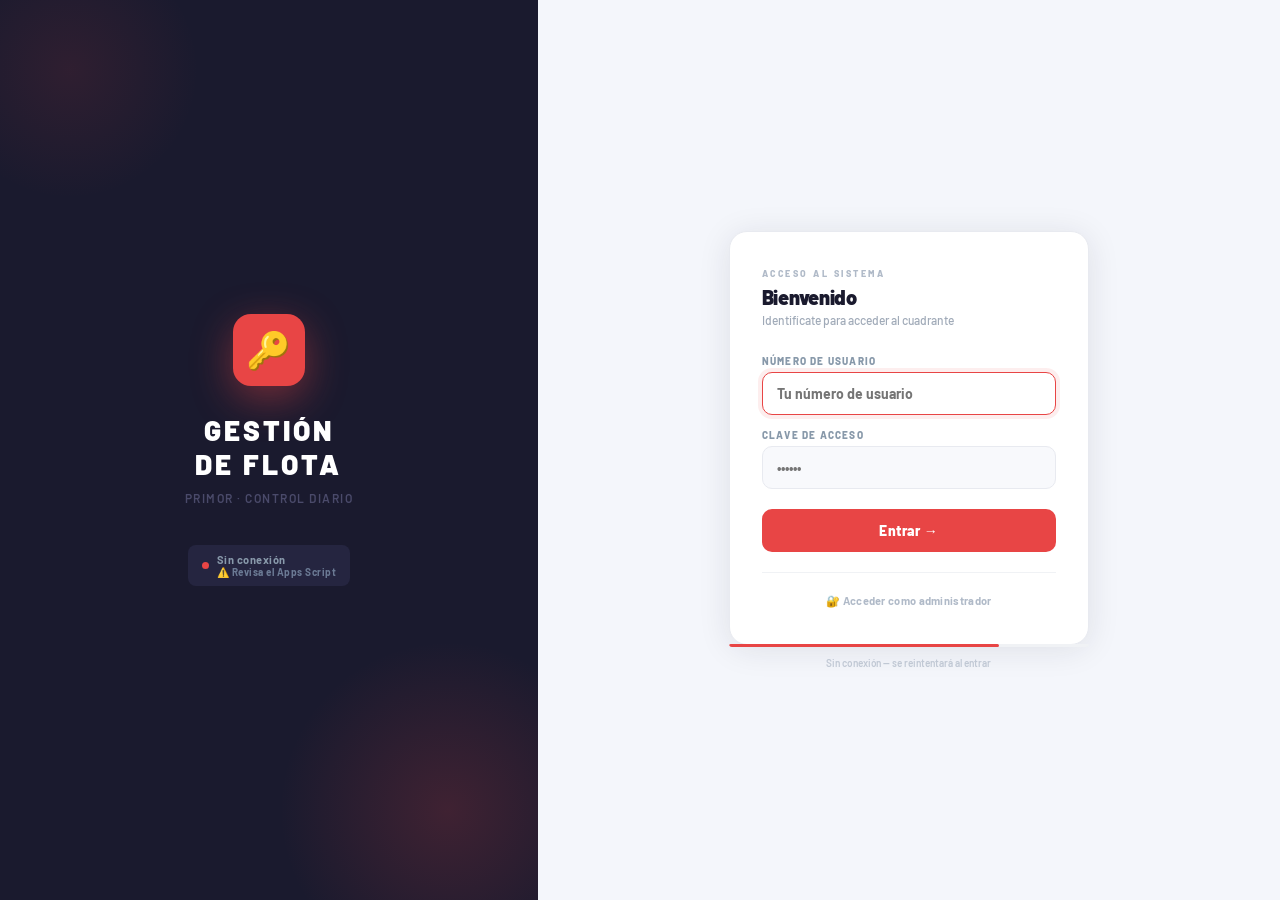
<file: GESTION_FLOTA_24.html>
﻿<!DOCTYPE html>
<html lang="es">
<head>
  <meta charset="UTF-8">
  <meta name="viewport" content="width=device-width, initial-scale=1.0">
  <title>Gestión de Flota · Primor</title>
  <link href="https://fonts.googleapis.com/css2?family=Barlow:wght@400;600;700;800;900&display=swap" rel="stylesheet">
  <style>
    *, *::before, *::after { box-sizing: border-box; margin: 0; padding: 0; }
    html, body { height: 100%; overflow: hidden; }
    body { height: 100vh; background: #f0f2f5; font-family: 'Barlow', sans-serif; display: flex; }

    /* ─── SIDEBAR ─── */
    .sidebar { width: 220px; flex-shrink: 0; background: #1a1a2e; padding: 16px 13px; display: flex; flex-direction: column; gap: 0; border-right: 1px solid #2a2a4a; height: 100vh; overflow: hidden; }
    .sidebar-logo { display: flex; align-items: center; gap: 10px; margin-bottom: 20px; }
    .logo-icon { width: 36px; height: 36px; background: #e84545; border-radius: 8px; display: flex; align-items: center; justify-content: center; font-size: 18px; flex-shrink: 0; }
    .logo-text { font-size: 12px; font-weight: 800; color: #fff; letter-spacing: 1px; line-height: 1.3; }
    .logo-sub { font-size: 9px; color: #556; font-weight: 400; }
    .sb-label { font-size: 9px; font-weight: 700; letter-spacing: 2px; color: #445; text-transform: uppercase; margin: 14px 0 6px; }
    .field-sb { display: flex; flex-direction: column; gap: 4px; margin-bottom: 8px; }
    .field-sb label { font-size: 9px; font-weight: 700; color: #667; letter-spacing: 1px; text-transform: uppercase; }
    .field-sb input { width: 100%; padding: 8px 10px; background: #252540; border: 1.5px solid #334; border-radius: 8px; color: #eef; font-family: 'Barlow', sans-serif; font-size: 12px; font-weight: 600; outline: none; transition: border-color 0.2s; }
    .field-sb input:focus { border-color: #e84545; }
    .turno-btns { display: flex; gap: 5px; }
    .turno-btn { flex: 1; padding: 8px 6px; border-radius: 8px; border: 1.5px solid #334; background: transparent; color: #778; font-family: 'Barlow', sans-serif; font-size: 11px; font-weight: 700; cursor: pointer; transition: all 0.15s; text-align: center; }
    .turno-btn.active { background: #e84545; border-color: #e84545; color: white; }
    .turno-btn:hover:not(.active) { border-color: #e84545; color: #e84545; }
    .divider { height: 1px; background: #252540; margin: 12px 0; }
    .status-pill { display: flex; align-items: center; gap: 7px; background: #252540; border-radius: 8px; padding: 8px 10px; margin-bottom: 8px; }
    .status-dot { width: 7px; height: 7px; border-radius: 50%; flex-shrink: 0; }
    .status-dot.ok { background: #2ecc71; }
    .status-dot.warn { background: #f39c12; animation: blink 1s infinite; }
    @keyframes blink { 0%,100%{opacity:1} 50%{opacity:0.3} }
    .status-text { font-size: 10px; color: #889; font-weight: 600; }
    .status-text strong { color: #aab; display: block; font-size: 11px; }
    .sb-stats { display: grid; grid-template-columns: 1fr 1fr; gap: 5px; margin-bottom: 12px; }
    .sb-stat { background: #252540; border-radius: 7px; padding: 7px 9px; border: 1px solid #2a2a4a; }
    .sb-stat-val { font-size: 18px; font-weight: 900; color: #fff; }
    .sb-stat-label { font-size: 9px; color: #556; font-weight: 700; letter-spacing: 0.5px; margin-top: 1px; }
    .sb-stat-val.green { color: #2ecc71; }
    .btn-action { width: 100%; padding: 9px; border-radius: 8px; border: none; font-family: 'Barlow', sans-serif; font-size: 11px; font-weight: 800; letter-spacing: 1px; cursor: pointer; transition: all 0.15s; text-transform: uppercase; margin-bottom: 5px; }
    .btn-primary { background: #e84545; color: white; }
    .btn-primary:hover { background: #c63030; }
    .btn-secondary { background: #252540; color: #8899aa; border: 1px solid #334; }
    .btn-secondary:hover { background: #2e2e50; color: #fff; }
    .save-indicator { display: flex; align-items: center; gap: 6px; font-size: 10px; color: #556; padding: 5px 0; min-height: 20px; }
    .save-indicator.saving { color: #f39c12; }
    .save-indicator.saved { color: #2ecc71; }
    .save-indicator.error { color: #e84545; }
    .user-pill { background: #1a3a1a; border: 1px solid #2a5a2a; border-radius: 8px; padding: 8px 10px; margin-bottom: 8px; display: flex; align-items: center; gap: 8px; }
    .user-pill-icon { font-size: 16px; }
    .user-pill-name { font-size: 11px; font-weight: 800; color: #aaffaa; line-height: 1.2; }
    .user-pill-sub { font-size: 9px; color: #556; }
    .btn-logout { background: transparent; border: 1px solid #334; color: #667; font-size: 10px; font-weight: 700; border-radius: 6px; padding: 4px 8px; cursor: pointer; transition: all 0.15s; margin-top: 2px; }
    .btn-logout:hover { border-color: #e84545; color: #e84545; }

    /* ─── MAIN ─── */
    .main { flex: 1; display: flex; flex-direction: column; height: 100vh; overflow: hidden; padding: 0 0 10px; }

    .main-header {
      display: flex; align-items: center; justify-content: space-between;
      padding: 13px 22px 12px;
      background: white;
      border-bottom: 1px solid #e8eaf0;
      box-shadow: 0 1px 6px rgba(26,26,46,0.06);
      flex-shrink: 0; gap: 16px;
    }
    .main-eyebrow { font-size: 9px; font-weight: 800; color: #b0bac8; letter-spacing: 2.5px; text-transform: uppercase; margin-bottom: 2px; }
    .main-title { font-size: 21px; font-weight: 900; color: #1a1a2e; letter-spacing: -0.5px; line-height: 1.15; }
    .main-sub { font-size: 11px; color: #a0aab8; margin-top: 1px; font-weight: 500; }
    .turno-badge {
      display: flex; align-items: center; gap: 7px;
      padding: 7px 16px; border-radius: 10px;
      font-size: 11px; font-weight: 800; letter-spacing: 1.5px;
      text-transform: uppercase; flex-shrink: 0; border: 2px solid transparent;
    }
    .turno-badge::before { content: ''; width: 8px; height: 8px; border-radius: 50%; flex-shrink: 0; }
    .turno-badge.manana { background: #fffbeb; color: #92600a; border-color: #fde68a; }
    .turno-badge.manana::before { background: #f59e0b; box-shadow: 0 0 0 3px rgba(245,158,11,0.2); }
    .turno-badge.tarde { background: #fff5f0; color: #9a3412; border-color: #fecaca; }
    .turno-badge.tarde::before { background: #f97316; box-shadow: 0 0 0 3px rgba(249,115,22,0.2); }

    /* ─── TABLE ─── */
    .table-wrap {
      flex: 1; min-height: 0; overflow: auto; background: white;
      margin: 12px 16px 0; border-radius: 12px;
      border: 1px solid #e8eaf0;
      box-shadow: 0 2px 12px rgba(26,26,46,0.06); position: relative;
    }
    table { width: 100%; border-collapse: collapse; font-size: 12px; min-width: 1050px; }
    thead { position: sticky; top: 0; z-index: 10; }
    thead tr th { background: #1a1a2e; color: #6b7a94; font-size: 9px; font-weight: 800; letter-spacing: 1.5px; text-transform: uppercase; padding: 11px 10px; text-align: left; white-space: nowrap; border-right: 1px solid #252542; }
    thead tr th:last-child { border-right: none; }
    thead tr th.col-mat { color: #e2e8f0; }
    .group-header td { background: #f4f6fb; color: #1a1a2e; font-size: 9px; font-weight: 900; letter-spacing: 2.5px; text-transform: uppercase; padding: 6px 14px; border-bottom: 1px solid #e8eaf0; border-top: 3px solid #e84545; }
    .group-header.first td { border-top: none; }
    tbody tr { border-bottom: 1px solid #f0f3f8; transition: background 0.12s; }
    tbody tr:last-child { border-bottom: none; }
    tbody tr:hover td { background: #f8f9fc !important; }
    tbody tr.restringido td { background: #fff8f8; }
    tbody tr.restringido:hover td { background: #fff2f2 !important; }
    tbody tr.asignado td { background: #f5f7ff; }
    tbody tr.asignado:hover td { background: #edf0ff !important; }
    tbody tr.devuelto td { background: #f2fdf5; }
    tbody tr.devuelto:hover td { background: #e6fbed !important; }
    td { padding: 6px 8px; vertical-align: middle; border-right: 1px solid #f0f3f8; }
    td:last-child { border-right: none; }
    .col-mat-cell { display: flex; align-items: center; gap: 7px; padding: 2px 4px; }
    .mat-badge { font-size: 11px; font-weight: 800; color: #1a1a2e; background: #eef0f5; border-radius: 6px; padding: 3px 8px; letter-spacing: 0.5px; white-space: nowrap; flex-shrink: 0; border: 1px solid #dde1ea; }
    .mat-badge.restringido { background: #ffe4e4; color: #c62020; border-color: #ffc5c5; }
    .tipo-tag { font-size: 9px; font-weight: 700; color: #a0aab8; white-space: nowrap; line-height: 1.3; }
    .estado-dot { width: 8px; height: 8px; border-radius: 50%; flex-shrink: 0; background: #dde1e8; }
    .estado-dot.asignado { background: #22c55e; box-shadow: 0 0 0 3px rgba(34,197,94,0.18); }
    .estado-dot.pendiente { background: #3b82f6; box-shadow: 0 0 0 3px rgba(59,130,246,0.18); }
    .estado-dot.restringido { background: #ef4444; box-shadow: 0 0 0 3px rgba(239,68,68,0.18); }

    /* ─── BUSCADOR OPERARIO ─── */
    .operario-search-wrap {
      position: relative; min-width: 190px;
    }
    .operario-search-input {
      width: 100%; padding: 4px 26px 4px 7px; background: transparent;
      border: 1.5px solid transparent; border-radius: 6px; color: #1a1a2e;
      font-family: 'Barlow', sans-serif; font-size: 12px; font-weight: 600;
      outline: none; transition: all 0.15s; cursor: text;
    }
    .operario-search-input::placeholder { color: #aab5c0; font-weight: 500; }
    .operario-search-input:hover { border-color: #dde1e8; background: #f7f8fa; }
    .operario-search-input:focus { border-color: #e84545; background: white; box-shadow: 0 0 0 3px rgba(232,69,69,0.08); }
    .operario-search-icon {
      position: absolute; right: 7px; top: 50%; transform: translateY(-50%);
      font-size: 12px; color: #aab5c0; pointer-events: none;
    }
    .operario-dropdown {
      position: fixed; z-index: 9000;
      background: white; border: 1.5px solid #dde1e8; border-radius: 9px;
      box-shadow: 0 8px 28px rgba(0,0,0,0.13); overflow: hidden;
      display: none; flex-direction: column;
      min-width: 280px; max-height: 260px;
    }
    .operario-dropdown.open { display: flex; }
    .operario-dropdown-header {
      padding: 7px 12px 6px; border-bottom: 1px solid #f0f2f5; flex-shrink: 0;
      font-size: 10px; font-weight: 700; color: #8899aa; letter-spacing: 0.5px;
    }
    .operario-dropdown-list {
      overflow-y: auto; flex: 1;
    }
    .operario-dropdown-item {
      padding: 7px 12px; cursor: pointer; transition: background 0.1s;
      border-bottom: 1px solid #f7f8fa; display: flex; flex-direction: column; gap: 1px;
    }
    .operario-dropdown-item:last-child { border-bottom: none; }
    .operario-dropdown-item:hover, .operario-dropdown-item.highlighted { background: #fff5f5; }
    .operario-item-nombre { font-size: 12px; font-weight: 700; color: #1a1a2e; }
    .operario-item-nombre mark { background: #ffe0e0; color: #e84545; border-radius: 2px; font-weight: 800; padding: 0 1px; }
    .operario-item-meta { font-size: 10px; color: #8899aa; }
    .operario-item-meta mark { background: #ffe0e0; color: #e84545; border-radius: 2px; font-weight: 700; padding: 0 1px; }
    .operario-dropdown-empty {
      padding: 18px 12px; text-align: center; font-size: 12px; color: #aab5c0; font-weight: 600;
    }

    /* ─── INPUTS NORMALES ─── */
    .cell-input { width: 100%; padding: 4px 6px; background: transparent; border: 1.5px solid transparent; border-radius: 6px; color: #1a1a2e; font-family: 'Barlow', sans-serif; font-size: 12px; font-weight: 600; outline: none; transition: all 0.15s; min-width: 55px; }
    .cell-input:hover { border-color: #dde1e8; background: #f7f8fa; }
    .cell-input:focus { border-color: #e84545; background: white; box-shadow: 0 0 0 3px rgba(232,69,69,0.08); }
    .cell-input.hora { max-width: 68px; }
    .cell-input.num { max-width: 55px; }

    /* ─── FILA BLOQUEADA (operario asignado) ─── */
    .operario-locked {
      display: flex; align-items: center; gap: 6px;
      padding: 4px 6px; min-width: 160px;
    }
    .operario-locked-name {
      font-size: 12px; font-weight: 700; color: #1a1a2e;
      flex: 1; white-space: nowrap; overflow: hidden; text-overflow: ellipsis;
    }
    .btn-unlock {
      width: 24px; height: 24px; border-radius: 5px; border: 1.5px solid #dde1e8;
      background: white; color: #8899aa; font-size: 13px; cursor: pointer;
      display: flex; align-items: center; justify-content: center;
      transition: all 0.15s; flex-shrink: 0; padding: 0;
    }
    .btn-unlock:hover { border-color: #e84545; color: #e84545; background: #fff0f0; }
    .cell-input-locked {
      width: 100%; padding: 4px 6px; background: transparent;
      border: 1.5px solid transparent; border-radius: 6px;
      color: #1a1a2e; font-family: 'Barlow', sans-serif;
      font-size: 12px; font-weight: 600; min-width: 55px;
      pointer-events: none; user-select: none; opacity: 0.75;
    }
    .cell-input-locked.hora { max-width: 68px; }
    .cell-input-locked.num  { max-width: 55px; }
    tr.bloqueada.restringido td { background: #fff5f5 !important; }

    /* ─── FILA REASIGNADA (gris) ─── */
    tr.reasignada td { background: #f0f0f0 !important; opacity: 0.72; }
    tr.reasignada:hover td { background: #e8e8e8 !important; }

    /* ─── BANNER BLOQUEO FECHA ─── */
    #banner-bloqueo-fecha { font-size: 12px; }

    /* ─── BOTÓN ORDEN POR FILA ─── */
    .btn-print-row { padding: 3px 10px; border-radius: 6px; border: 1px solid #dde1e8; background: white; color: #3498db; font-family: 'Barlow', sans-serif; font-size: 10px; font-weight: 700; cursor: pointer; transition: all 0.15s; white-space: nowrap; }
    .btn-print-row:hover { background: #f0f8ff; border-color: #3498db; }
    .btn-print-row:disabled { opacity: 0.3; cursor: not-allowed; }

    .nota-row td { background: #fffbeb; color: #92600a; font-size: 10px; font-weight: 700; padding: 8px 14px; letter-spacing: 0.3px; border-top: 2px solid #fde68a; }
    .empty-state { display: flex; flex-direction: column; align-items: center; justify-content: center; color: #8899aa; gap: 10px; padding: 60px 20px; }
    .empty-icon { font-size: 48px; opacity: 0.3; }
    .empty-title { font-size: 18px; font-weight: 800; color: #aab; }
    .loading-overlay { position: absolute; inset: 0; background: rgba(240,242,245,0.85); display: flex; align-items: center; justify-content: center; z-index: 50; border-radius: 10px; }
    .spinner { width: 32px; height: 32px; border: 3px solid #dde1e8; border-top-color: #e84545; border-radius: 50%; animation: spin 0.7s linear infinite; }
    @keyframes spin { to { transform: rotate(360deg); } }
    .table-container { position: relative; flex: 1; min-height: 0; display: flex; flex-direction: column; padding: 0 0 6px; }

    /* ─── TOAST ─── */
    .toast { position: fixed; bottom: 20px; right: 20px; background: #1a1a2e; color: white; padding: 10px 16px; border-radius: 8px; font-size: 12px; font-weight: 700; z-index: 9999; box-shadow: 0 4px 20px rgba(0,0,0,0.3); transform: translateY(60px); opacity: 0; transition: all 0.25s; pointer-events: none; }
    .toast.show { transform: translateY(0); opacity: 1; }
    .toast.success { border-left: 3px solid #2ecc71; }
    .toast.error { border-left: 3px solid #e84545; }
    .toast.info { border-left: 3px solid #3498db; }

    /* ─── MODALES BASE ─── */
    .modal-overlay { position: fixed; inset: 0; background: rgba(0,0,0,0.55); z-index: 2000; display: none; align-items: center; justify-content: center; }
    .modal-overlay.open { display: flex; }

    /* ─── LOGIN RESPONSABLE ─── */
    .modal-login-resp {
      background: white; border-radius: 16px; padding: 36px 32px;
      width: 360px; text-align: center; box-shadow: 0 24px 64px rgba(0,0,0,0.35);
    }
    .mlr-icon { font-size: 44px; margin-bottom: 14px; }
    .mlr-title { font-size: 18px; font-weight: 900; color: #1a1a2e; letter-spacing: 1px; margin-bottom: 4px; }
    .mlr-sub { font-size: 12px; color: #8899aa; margin-bottom: 22px; }
    .mlr-error { font-size: 12px; color: #e84545; margin-bottom: 10px; display: none; font-weight: 700; }
    .mlr-field { display: flex; flex-direction: column; gap: 5px; margin-bottom: 12px; text-align: left; }
    .mlr-field label { font-size: 10px; font-weight: 700; color: #8899aa; letter-spacing: 1px; text-transform: uppercase; }
    .mlr-field input { width: 100%; padding: 11px 13px; border: 1.5px solid #dde1e8; border-radius: 9px; font-family: 'Barlow', sans-serif; font-size: 14px; font-weight: 700; color: #1a1a2e; outline: none; transition: border-color 0.2s; background: #f7f8fa; }
    .mlr-field input:focus { border-color: #e84545; background: white; }
    .mlr-field input.error { border-color: #e84545; animation: shake 0.3s; }
    @keyframes shake { 0%,100%{transform:translateX(0)} 25%{transform:translateX(-6px)} 75%{transform:translateX(6px)} }
    .mlr-btn { width: 100%; padding: 12px; background: #e84545; color: white; border: none; border-radius: 9px; font-family: 'Barlow', sans-serif; font-size: 14px; font-weight: 800; cursor: pointer; letter-spacing: 0.5px; transition: background 0.15s; margin-top: 4px; }
    .mlr-btn:hover { background: #c63030; }

    /* ─── MODAL ORDEN DE TRABAJO ─── */
    .modal-orden { background: white; border-radius: 16px; padding: 28px 26px; width: 520px; max-width: 95vw; box-shadow: 0 24px 64px rgba(0,0,0,0.35); }
    .modal-orden-header { display: flex; justify-content: space-between; align-items: flex-start; margin-bottom: 20px; }
    .modal-orden-title { font-size: 16px; font-weight: 900; color: #1a1a2e; }
    .modal-orden-sub { font-size: 11px; color: #8899aa; margin-top: 3px; }
    .modal-orden-close { background: none; border: 1.5px solid #dde1e8; border-radius: 7px; width: 28px; height: 28px; cursor: pointer; font-size: 14px; color: #889; display: flex; align-items: center; justify-content: center; transition: all 0.15s; flex-shrink: 0; }
    .modal-orden-close:hover { background: #e84545; color: white; border-color: #e84545; }
    .orden-info-grid { display: grid; grid-template-columns: 1fr 1fr; gap: 10px; margin-bottom: 20px; }
    .orden-info-field { background: #f7f8fa; border-radius: 8px; padding: 10px 12px; border: 1px solid #dde1e8; }
    .orden-info-label { font-size: 9px; font-weight: 700; color: #8899aa; letter-spacing: 1px; text-transform: uppercase; margin-bottom: 3px; }
    .orden-info-val { font-size: 14px; font-weight: 800; color: #1a1a2e; white-space: nowrap; overflow: hidden; text-overflow: ellipsis; }
    .orden-section-label { font-size: 10px; font-weight: 700; color: #8899aa; letter-spacing: 1px; text-transform: uppercase; margin-bottom: 7px; }
    .orden-empresa-btns { display: flex; gap: 8px; margin-bottom: 14px; }
    .orden-emp-btn { flex: 1; padding: 9px; border: 1.5px solid #dde1e8; border-radius: 8px; background: white; color: #556; font-family: 'Barlow', sans-serif; font-size: 11px; font-weight: 700; cursor: pointer; transition: all 0.15s; }
    .orden-emp-btn.active { background: #e84545; border-color: #e84545; color: white; }
    .orden-emp-btn:hover:not(.active) { border-color: #e84545; color: #e84545; }
    .orden-rutas-lista { display: flex; flex-direction: column; gap: 6px; margin-bottom: 20px; max-height: 200px; overflow-y: auto; }
    .orden-ruta-item { display: flex; align-items: center; gap: 10px; padding: 9px 12px; border: 1.5px solid #dde1e8; border-radius: 8px; cursor: pointer; transition: all 0.15s; user-select: none; }
    .orden-ruta-item:hover { border-color: #e84545; background: #fff5f5; }
    .orden-ruta-item.selected { border-color: #e84545; background: #fff0f0; }
    .orden-ruta-item input[type=checkbox] { accent-color: #e84545; width: 16px; height: 16px; flex-shrink: 0; cursor: pointer; }
    .orden-ruta-item label { font-size: 13px; font-weight: 600; color: #1a1a2e; cursor: pointer; flex: 1; }
    .orden-ruta-count { font-size: 10px; font-weight: 800; color: #e84545; background: #fff0f0; border: 1.5px solid #e84545; border-radius: 5px; padding: 1px 7px; margin-left: auto; display: none; }
    .orden-ruta-count.visible { display: inline-block; }
    .orden-sel-hint { font-size: 10px; color: #8899aa; margin-bottom: 8px; }
    .orden-actions { display: flex; gap: 8px; justify-content: flex-end; }
    .btn-modal-cancelar { padding: 11px 18px; background: #f4f5f8; color: #556; border: none; border-radius: 8px; font-family: 'Barlow', sans-serif; font-size: 12px; font-weight: 700; cursor: pointer; transition: background 0.15s; }
    .btn-modal-cancelar:hover { background: #eaecf2; }
    .btn-modal-imprimir { flex: 1; padding: 11px; background: #e84545; color: white; border: none; border-radius: 8px; font-family: 'Barlow', sans-serif; font-size: 13px; font-weight: 800; cursor: pointer; transition: background 0.15s; }
    .btn-modal-imprimir:hover { background: #c63030; }

    /* ─── LOGIN ADMIN ─── */
    .modal-login-admin { background: white; border-radius: 14px; padding: 30px 28px; width: 340px; text-align: center; box-shadow: 0 24px 64px rgba(0,0,0,0.35); }
    .modal-login-admin .lock-icon { font-size: 38px; margin-bottom: 12px; }
    .modal-login-admin h2 { font-size: 16px; font-weight: 900; color: #1a1a2e; margin-bottom: 4px; }
    .modal-login-admin p { font-size: 12px; color: #8899aa; margin-bottom: 18px; }
    .modal-login-admin input { width: 100%; padding: 10px 13px; border: 1.5px solid #dde1e8; border-radius: 8px; font-family: 'Barlow', sans-serif; font-size: 15px; text-align: center; letter-spacing: 4px; outline: none; transition: border-color 0.2s; margin-bottom: 8px; }
    .modal-login-admin input:focus { border-color: #e84545; }
    .modal-login-admin input.error { border-color: #e84545; animation: shake 0.3s; }
    .modal-login-admin .error-msg { font-size: 12px; color: #e84545; margin-bottom: 10px; display: none; }
    .modal-login-admin .btn-entrar { width: 100%; padding: 10px; background: #e84545; color: white; border: none; border-radius: 8px; font-family: 'Barlow', sans-serif; font-size: 13px; font-weight: 800; cursor: pointer; margin-bottom: 8px; transition: background 0.15s; }
    .modal-login-admin .btn-entrar:hover { background: #c63030; }
    .modal-login-admin .btn-cancelar { width: 100%; padding: 9px; background: #f4f5f8; color: #556; border: none; border-radius: 8px; font-family: 'Barlow', sans-serif; font-size: 12px; font-weight: 700; cursor: pointer; transition: background 0.15s; }
    .modal-login-admin .btn-cancelar:hover { background: #eaecf2; }

    /* ─── PANEL ADMIN ─── */
    .modal-admin { background: white; border-radius: 14px; padding: 26px 30px; width: 1100px; max-width: 97vw; max-height: 95vh; box-shadow: 0 24px 64px rgba(0,0,0,0.35); display: flex; flex-direction: column; gap: 14px; }
    .admin-header { display: flex; justify-content: space-between; align-items: center; flex-shrink: 0; }
    .admin-header h2 { font-size: 16px; font-weight: 900; color: #1a1a2e; letter-spacing: 1px; }
    .btn-cerrar-admin { padding: 7px 14px; border-radius: 8px; border: 1.5px solid #dde1e8; background: white; color: #556; font-family: 'Barlow', sans-serif; font-size: 12px; font-weight: 700; cursor: pointer; transition: background 0.15s; }
    .btn-cerrar-admin:hover { background: #eaecf2; }
    .admin-tabs { display: flex; gap: 4px; flex-shrink: 0; border-bottom: 2px solid #dde1e8; }
    .admin-tab { padding: 8px 12px; border: none; background: transparent; font-family: 'Barlow', sans-serif; font-size: 11px; font-weight: 700; color: #8899aa; cursor: pointer; border-bottom: 2px solid transparent; margin-bottom: -2px; transition: all 0.15s; border-radius: 6px 6px 0 0; }
    .admin-tab:hover { color: #1a1a2e; background: #f4f5f8; }
    .admin-tab.active { color: #e84545; border-bottom-color: #e84545; background: #fff0f0; }
    .admin-tab-panel { display: none; flex: 1; min-height: 0; overflow-y: auto; }
    .admin-tab-panel.active { display: flex; flex-direction: column; gap: 14px; padding-top: 14px; }
    .admin-stats { display: grid; grid-template-columns: repeat(3, 1fr); gap: 10px; flex-shrink: 0; }
    .admin-stat-card { background: white; border: 1px solid #dde1e8; border-radius: 10px; padding: 12px 14px; }
    .admin-stat-num { font-size: 26px; font-weight: 900; color: #1a1a2e; }
    .admin-stat-num.red { color: #e84545; }
    .admin-section { background: #f7f8fa; border-radius: 10px; padding: 16px; border: 1px solid #dde1e8; }
    .admin-section-title { font-size: 10px; font-weight: 800; letter-spacing: 2px; color: #8899aa; text-transform: uppercase; margin-bottom: 12px; }
    .admin-list { display: flex; flex-direction: column; gap: 6px; max-height: 420px; overflow-y: auto; }
    .admin-item { display: flex; align-items: center; gap: 8px; background: white; border: 1px solid #dde1e8; border-radius: 8px; padding: 8px 10px; }
    .admin-item-mat { font-size: 12px; font-weight: 800; color: #1a1a2e; background: #f0f2f5; border-radius: 5px; padding: 2px 8px; flex-shrink: 0; }
    .admin-item-mat.restringido { background: #ffe0e0; color: #c62020; }
    .admin-item-tipo { font-size: 11px; color: #8899aa; flex: 1; }
    .admin-item-nota { font-size: 11px; color: #aab5c0; }
    .admin-item-actions { display: flex; gap: 4px; flex-shrink: 0; }
    .btn-item-action { padding: 4px 9px; border-radius: 6px; border: 1px solid #dde1e8; background: white; color: #556; font-family: 'Barlow', sans-serif; font-size: 11px; font-weight: 700; cursor: pointer; transition: all 0.15s; }
    .btn-item-action:hover { background: #f4f5f8; }
    .btn-item-action.danger:hover { background: #fff0f0; border-color: #e84545; color: #e84545; }
    .btn-item-action.restrict { color: #e84545; border-color: #f5c6c6; }
    .btn-item-action.restrict.active { background: #ffe0e0; }
    .admin-add-form { display: flex; gap: 8px; flex-wrap: wrap; margin-top: 10px; }
    .admin-add-form input, .admin-add-form select { flex: 1; min-width: 120px; padding: 8px 10px; border: 1.5px solid #dde1e8; border-radius: 8px; font-family: 'Barlow', sans-serif; font-size: 12px; color: #1a1a2e; outline: none; transition: border-color 0.2s; }
    .admin-add-form input:focus, .admin-add-form select:focus { border-color: #e84545; }
    .admin-add-form input::placeholder { color: #aab5c0; }
    .btn-add-item { padding: 8px 14px; border-radius: 8px; border: none; background: #2a7a4a; color: white; font-family: 'Barlow', sans-serif; font-size: 12px; font-weight: 800; cursor: pointer; white-space: nowrap; transition: background 0.15s; }
    .btn-add-item:hover { background: #1e5c37; }
    .nota-restriccion { background: #fff5e6; border: 1px solid #ffe0b2; border-radius: 8px; padding: 9px 12px; font-size: 11px; color: #8b4513; font-weight: 600; margin-top: 10px; }

    /* ─── HISTORIAL / LOG ─── */
    .hist-filters { display: flex; gap: 8px; flex-wrap: wrap; margin-bottom: 10px; flex-shrink: 0; }
    .hist-filters input, .hist-filters select { padding: 7px 10px; border: 1.5px solid #dde1e8; border-radius: 8px; font-family: 'Barlow', sans-serif; font-size: 12px; color: #1a1a2e; outline: none; }
    .hist-filters input:focus, .hist-filters select:focus { border-color: #e84545; }
    .hist-table-wrap { flex: 1; overflow: auto; border-radius: 8px; border: 1px solid #dde1e8; }
    .hist-table, .log-table { width: 100%; border-collapse: collapse; font-size: 11px; }
    .hist-table thead th, .log-table thead th { background: #1a1a2e; color: #8899aa; padding: 8px 10px; text-align: left; font-size: 9px; font-weight: 800; letter-spacing: 1.5px; text-transform: uppercase; position: sticky; top: 0; white-space: nowrap; }
    .hist-table tbody tr, .log-table tbody tr { border-bottom: 1px solid #f0f2f5; }
    .hist-table tbody tr:hover, .log-table tbody tr:hover { background: #fafbfc; }
    .hist-table tbody td, .log-table tbody td { padding: 7px 10px; color: #334; }
    .hist-table tbody td.mat, .log-table tbody td.mat { font-weight: 800; color: #1a1a2e; }
    .hist-empty { text-align: center; padding: 30px; color: #8899aa; font-size: 13px; }

    /* ─── PANTALLA BIENVENIDA LOGIN ─── */
    #pantalla-login {
      position: fixed; inset: 0; z-index: 9999;
      display: flex; transition: opacity 0.35s ease, visibility 0.35s ease;
    }
    #pantalla-login.oculto { opacity: 0; visibility: hidden; pointer-events: none; }

    /* Panel izquierdo: marca */
    .login-brand {
      width: 42%; background: #1a1a2e; display: flex; flex-direction: column;
      align-items: center; justify-content: center; gap: 0; padding: 48px 40px;
      position: relative; overflow: hidden;
    }
    .login-brand::before {
      content: ''; position: absolute; bottom: -80px; right: -80px;
      width: 340px; height: 340px; border-radius: 50%;
      background: radial-gradient(circle, rgba(232,69,69,0.18) 0%, transparent 70%);
    }
    .login-brand::after {
      content: ''; position: absolute; top: -60px; left: -60px;
      width: 260px; height: 260px; border-radius: 50%;
      background: radial-gradient(circle, rgba(232,69,69,0.1) 0%, transparent 70%);
    }
    .login-brand-icon {
      width: 72px; height: 72px; background: #e84545; border-radius: 18px;
      display: flex; align-items: center; justify-content: center; font-size: 36px;
      box-shadow: 0 12px 40px rgba(232,69,69,0.45); margin-bottom: 28px;
      position: relative; z-index: 1;
    }
    .login-brand-title {
      font-size: 28px; font-weight: 900; color: #fff; letter-spacing: 3px;
      line-height: 1.2; text-align: center; margin-bottom: 10px;
      position: relative; z-index: 1;
    }
    .login-brand-sub {
      font-size: 12px; color: #4a4a6a; font-weight: 600;
      letter-spacing: 1.5px; text-transform: uppercase; text-align: center;
      position: relative; z-index: 1;
    }
    .login-brand-badge {
      margin-top: 40px; display: flex; align-items: center; gap: 8px;
      background: #252540; border-radius: 8px; padding: 8px 14px;
      position: relative; z-index: 1;
    }
    .login-brand-badge-dot { width: 7px; height: 7px; border-radius: 50%; background: #e84545; animation: blink 1.2s infinite; }
    .login-brand-status { font-size: 10px; color: #6b7a94; font-weight: 700; letter-spacing: 0.5px; }
    .login-brand-status strong { color: #8899aa; display: block; font-size: 11px; }

    /* Panel derecho: formulario */
    .login-form-panel {
      flex: 1; background: #f4f6fb; display: flex; flex-direction: column;
      align-items: center; justify-content: center; padding: 48px 56px;
      gap: 0;
    }
    .login-form-box {
      width: 100%; max-width: 360px; background: white;
      border-radius: 18px; padding: 36px 32px;
      box-shadow: 0 4px 32px rgba(26,26,46,0.10);
      border: 1px solid #e8eaf0;
    }
    .login-form-eyebrow {
      font-size: 9px; font-weight: 800; color: #b0bac8;
      letter-spacing: 2.5px; text-transform: uppercase; margin-bottom: 6px;
    }
    .login-form-title {
      font-size: 20px; font-weight: 900; color: #1a1a2e;
      margin-bottom: 4px; letter-spacing: -0.3px;
    }
    .login-form-sub { font-size: 12px; color: #a0aab8; margin-bottom: 28px; font-weight: 500; }
    .login-field { display: flex; flex-direction: column; gap: 5px; margin-bottom: 14px; }
    .login-field label { font-size: 10px; font-weight: 800; color: #8899aa; letter-spacing: 1.2px; text-transform: uppercase; }
    .login-field input {
      width: 100%; padding: 12px 14px; border: 1.5px solid #e8eaf0;
      border-radius: 10px; font-family: 'Barlow', sans-serif;
      font-size: 14px; font-weight: 700; color: #1a1a2e; outline: none;
      transition: border-color 0.2s, box-shadow 0.2s; background: #f8f9fc;
    }
    .login-field input:focus {
      border-color: #e84545; background: white;
      box-shadow: 0 0 0 4px rgba(232,69,69,0.09);
    }
    .login-field input.error { border-color: #e84545; animation: shake 0.3s; }
    .login-error {
      font-size: 12px; color: #e84545; margin-bottom: 12px;
      font-weight: 700; display: none; padding: 8px 12px;
      background: #fff0f0; border-radius: 8px; border: 1px solid #ffd0d0;
    }
    .login-btn {
      width: 100%; padding: 13px; background: #e84545; color: white;
      border: none; border-radius: 10px; font-family: 'Barlow', sans-serif;
      font-size: 14px; font-weight: 800; cursor: pointer; letter-spacing: 0.5px;
      transition: background 0.15s, transform 0.1s; margin-top: 6px;
    }
    .login-btn:hover { background: #c63030; }
    .login-btn:active { transform: scale(0.99); }
    .login-btn:disabled { opacity: 0.55; cursor: not-allowed; }
    .login-loading {
      display: none; margin-top: 14px; text-align: center;
      color: #8899aa; font-size: 12px; font-weight: 700;
    }
    .login-loading-inner { display: inline-flex; align-items: center; gap: 8px; }
    .login-admin-link {
      margin-top: 20px; padding-top: 16px; border-top: 1px solid #f0f2f5;
      text-align: center;
    }
    .login-admin-link button {
      background: none; border: none; color: #b0bac8;
      font-family: 'Barlow', sans-serif; font-size: 11px;
      font-weight: 700; cursor: pointer; letter-spacing: 0.3px;
      transition: color 0.15s;
    }
    .login-admin-link button:hover { color: #e84545; }

    /* indicador precarga */
    .login-preload-bar {
      height: 3px; background: #f0f2f5; border-radius: 0 0 18px 18px;
      overflow: hidden; margin-top: -1px;
    }
    .login-preload-fill {
      height: 100%; width: 0%; background: #e84545;
      border-radius: 2px; transition: width 0.4s ease;
    }

    /* ─── SPLASH (solo arranque inicial) ─── */
    #splash { position: fixed; inset: 0; z-index: 10000; background: #1a1a2e; display: flex; flex-direction: column; align-items: center; justify-content: center; gap: 24px; transition: opacity 0.4s ease, visibility 0.4s ease; }
    #splash.oculto { opacity: 0; visibility: hidden; pointer-events: none; }
    .splash-logo { display: flex; align-items: center; gap: 14px; }
    .splash-icon { width: 56px; height: 56px; background: #e84545; border-radius: 14px; display: flex; align-items: center; justify-content: center; font-size: 28px; box-shadow: 0 8px 24px rgba(232,69,69,0.4); }
    .splash-title { font-size: 22px; font-weight: 900; color: #fff; letter-spacing: 2px; line-height: 1.2; }
    .splash-sub { font-size: 11px; color: #556; font-weight: 600; letter-spacing: 1px; }
    .splash-bar-wrap { width: 220px; height: 3px; background: #252540; border-radius: 2px; overflow: hidden; }
    .splash-bar { height: 100%; width: 0%; background: #e84545; border-radius: 2px; animation: splash-progress 1.2s ease-out forwards; }
    @keyframes splash-progress { 0%{width:0%} 60%{width:75%} 100%{width:90%} }
    .splash-msg { font-size: 11px; color: #445; font-weight: 600; letter-spacing: 0.5px; min-height: 16px; }

    @media print {
      body { overflow: visible !important; }
      .sidebar, .main-header, .toast, #splash { display: none !important; }
      .main { padding: 0 !important; height: auto !important; overflow: visible !important; }
      .table-wrap { border: none !important; box-shadow: none !important; overflow: visible !important; }
      table { min-width: unset !important; font-size: 10px !important; }
      .cell-input, .operario-search-input { border: none !important; background: transparent !important; padding: 2px 4px !important; }
      thead tr th { background: #1a1a2e !important; -webkit-print-color-adjust: exact; print-color-adjust: exact; }
    }
  </style>
</head>
<body>

<!-- SPLASH -->
<div id="splash">
  <div class="splash-logo">
    <div class="splash-icon">🔑</div>
    <div>
      <div class="splash-title">GESTIÓN<br>DE FLOTA</div>
      <div class="splash-sub">Primor · Control diario</div>
    </div>
  </div>
  <div class="splash-bar-wrap"><div class="splash-bar" id="splash-bar"></div></div>
  <div class="splash-msg" id="splash-msg">Iniciando…</div>
</div>

<!-- SIDEBAR -->
<div class="sidebar">
  <div class="sidebar-logo">
    <div class="logo-icon">🔑</div>
    <div>
      <div class="logo-text">GESTIÓN<br>DE FLOTA</div>
      <div class="logo-sub">Cuadrante diario</div>
    </div>
  </div>

  <div class="user-pill" id="user-pill" style="display:none">
    <div class="user-pill-icon">👤</div>
    <div style="flex:1">
      <div class="user-pill-name" id="user-pill-name">—</div>
      <div class="user-pill-sub" id="user-pill-sub">—</div>
    </div>
    <button class="btn-logout" onclick="cerrarSesion()" title="Cerrar sesión">⏏</button>
  </div>

  <div class="sb-label">Jornada</div>
  <div class="field-sb">
    <label>Fecha</label>
    <input type="date" id="fecha-input">
  </div>
  <div class="field-sb">
    <label>Turno</label>
    <div class="turno-btns">
      <button class="turno-btn active" data-turno="MANANA" onclick="seleccionarTurno(this)">☀️ Mañana</button>
      <button class="turno-btn" data-turno="TARDE" onclick="seleccionarTurno(this)">🌆 Tarde</button>
    </div>
  </div>

  <div class="divider"></div>

  <div class="sb-label">Estado</div>
  <div class="status-pill">
    <div class="status-dot warn" id="status-dot"></div>
    <div class="status-text">
      <strong id="status-title">Sin conectar</strong>
      <span id="status-sub">Conectando…</span>
    </div>
  </div>
  <div class="sb-stats">
    <div class="sb-stat"><div class="sb-stat-val green" id="stat-asignados">0</div><div class="sb-stat-label">Asignados</div></div>
    <div class="sb-stat"><div class="sb-stat-val" id="stat-total">0</div><div class="sb-stat-label">Total</div></div>
  </div>
  <div class="save-indicator" id="save-indicator"><span>—</span></div>

  <div class="divider"></div>

  <div class="sb-label">Acciones</div>
  <button class="btn-action btn-primary" onclick="guardarTodo()">💾 Guardar todo</button>
  <button class="btn-action btn-secondary" onclick="window.print()">🖨️ Imprimir cuadrante</button>
  <button class="btn-action btn-secondary" onclick="if(usuarioActual) cargarCuadrante()">↺ Recargar</button>
  <button class="btn-action btn-secondary" onclick="abrirModalRecibirLlaves()" style="background:#1a3a2a;color:#4ade80;border:1.5px solid #2a5a3a;" id="btn-recibir-llaves">🔑 Recibir llaves</button>
  <button class="btn-action btn-secondary" onclick="abrirLoginAdmin()" style="margin-top:auto;border-color:#334;color:#8899aa;">🔐 Panel Admin</button>
</div>

<!-- MAIN -->
<div class="main">
  <div class="main-header">
    <div class="main-header-left">
      <div class="main-eyebrow">Cuadrante diario</div>
      <div class="main-title" id="titulo-main">Gestión de Flota</div>
      <div class="main-sub" id="sub-main">Selecciona fecha y turno</div>
    </div>
    <div class="turno-badge manana" id="turno-badge">MAÑANA</div>
  </div>
  <div class="table-container">
    <div class="table-wrap" id="table-wrap">
      <div class="empty-state" id="empty-state">
        <div class="empty-icon">🔑</div>
        <div class="empty-title">Cuadrante vacío</div>
      </div>
    </div>
  </div>
</div>

<!-- PANTALLA BIENVENIDA / LOGIN -->
<div id="pantalla-login">

  <!-- Panel izquierdo: marca -->
  <div class="login-brand">
    <div class="login-brand-icon">🔑</div>
    <div class="login-brand-title">GESTIÓN<br>DE FLOTA</div>
    <div class="login-brand-sub">Primor · Control diario</div>
    <div class="login-brand-badge">
      <div class="login-brand-badge-dot"></div>
      <div class="login-brand-status">
        <strong id="login-status-title">Conectando…</strong>
        <span id="login-status-sub">Verificando servidor</span>
      </div>
    </div>
  </div>

  <!-- Panel derecho: formulario -->
  <div class="login-form-panel">
    <div class="login-form-box">
      <div class="login-form-eyebrow">Acceso al sistema</div>
      <div class="login-form-title">Bienvenido</div>
      <div class="login-form-sub">Identifícate para acceder al cuadrante</div>

      <div class="login-error" id="mlr-error">Usuario o clave incorrectos</div>

      <div class="login-field">
        <label>Número de usuario</label>
        <input type="text" id="mlr-num" placeholder="Tu número de usuario" maxlength="10"
          oninput="this.value=this.value.replace(/\D/g,'')"
          onkeydown="if(event.key==='Enter') document.getElementById('mlr-clave').focus()">
      </div>
      <div class="login-field">
        <label>Clave de acceso</label>
        <input type="password" id="mlr-clave" placeholder="••••••" maxlength="20"
          onkeydown="if(event.key==='Enter') loginResponsable()">
      </div>

      <button class="login-btn" id="btn-mlr-entrar" onclick="loginResponsable()">Entrar →</button>

      <div class="login-loading" id="mlr-loading">
        <div class="login-loading-inner">
          <svg width="16" height="16" viewBox="0 0 16 16" style="animation:spin 0.7s linear infinite;flex-shrink:0"><circle cx="8" cy="8" r="6" fill="none" stroke="#dde1e8" stroke-width="2.5"/><path d="M8 2 A6 6 0 0 1 14 8" fill="none" stroke="#e84545" stroke-width="2.5" stroke-linecap="round"/></svg>
          <span id="mlr-loading-msg">Verificando identidad…</span>
        </div>
      </div>

      <div class="login-admin-link">
        <button onclick="mostrarPantallaLogin(false); abrirLoginAdmin()">🔐 Acceder como administrador</button>
      </div>
    </div>
    <div class="login-preload-bar" style="width:calc(100% - 0px);max-width:360px">
      <div class="login-preload-fill" id="login-preload-fill"></div>
    </div>
    <div style="margin-top:10px;font-size:10px;color:#c0c8d4;font-weight:600;text-align:center;max-width:360px" id="login-preload-msg"></div>
  </div>

</div>

<!-- MODAL: CONFIRMAR ASIGNACIÓN DE CHOFER -->
<div class="modal-overlay" id="modal-confirmar-asignacion">
  <div style="background:white;border-radius:16px;padding:28px 28px 22px;width:420px;max-width:95vw;box-shadow:0 24px 64px rgba(0,0,0,0.35);font-family:Barlow,sans-serif;">
    <div style="font-size:32px;margin-bottom:10px;text-align:center">🚛</div>
    <div style="font-size:16px;font-weight:900;color:#1a1a2e;margin-bottom:6px;text-align:center">Confirmar asignación</div>
    <div style="font-size:12px;color:#8899aa;margin-bottom:20px;text-align:center">¿Asignar este conductor al vehículo?</div>

    <div style="background:#f7f8fa;border:1.5px solid #dde1e8;border-radius:10px;padding:14px 16px;margin-bottom:20px;display:flex;flex-direction:column;gap:8px;">
      <div style="display:flex;align-items:center;gap:10px;">
        <span style="font-size:10px;font-weight:700;color:#8899aa;letter-spacing:1px;text-transform:uppercase;width:70px;flex-shrink:0">Vehículo</span>
        <span id="confirmar-asig-matricula" style="font-size:13px;font-weight:800;color:#1a1a2e;background:#e8eaef;border-radius:5px;padding:2px 10px"></span>
      </div>
      <div style="display:flex;align-items:center;gap:10px;">
        <span style="font-size:10px;font-weight:700;color:#8899aa;letter-spacing:1px;text-transform:uppercase;width:70px;flex-shrink:0">Conductor</span>
        <span id="confirmar-asig-chofer" style="font-size:13px;font-weight:800;color:#e84545"></span>
      </div>
      <div style="display:flex;align-items:center;gap:10px;">
        <span style="font-size:10px;font-weight:700;color:#8899aa;letter-spacing:1px;text-transform:uppercase;width:70px;flex-shrink:0">Entrega</span>
        <span id="confirmar-asig-resp" style="font-size:12px;font-weight:700;color:#334"></span>
      </div>
    </div>

    <div style="display:flex;gap:8px;">
      <button id="btn-confirmar-asig-cancel"
        style="flex:1;padding:11px;background:#f4f5f8;color:#556;border:none;border-radius:9px;font-family:Barlow,sans-serif;font-size:12px;font-weight:700;cursor:pointer;transition:background 0.15s"
        onmouseover="this.style.background='#eaecf2'" onmouseout="this.style.background='#f4f5f8'">
        Cancelar
      </button>
      <button id="btn-confirmar-asig-ok"
        style="flex:2;padding:11px;background:#e84545;color:white;border:none;border-radius:9px;font-family:Barlow,sans-serif;font-size:13px;font-weight:800;cursor:pointer;transition:background 0.15s"
        onmouseover="this.style.background='#c63030'" onmouseout="this.style.background='#e84545'">
        ✓ Confirmar asignación
      </button>
    </div>
  </div>
</div>

<!-- MODAL: ORDEN DE TRABAJO -->
<div class="modal-overlay" id="modal-orden">
  <div class="modal-orden">
    <div class="modal-orden-header">
      <div>
        <div class="modal-orden-title">🖨️ Orden de Trabajo</div>
        <div class="modal-orden-sub">Configura e imprime la orden para este vehículo</div>
      </div>
      <button class="modal-orden-close" onclick="cerrarModalOrden()">✕</button>
    </div>
    <div class="orden-info-grid">
      <div class="orden-info-field">
        <div class="orden-info-label">Vehículo</div>
        <div class="orden-info-val" id="orden-matricula">—</div>
      </div>
      <div class="orden-info-field">
        <div class="orden-info-label">Operario / Chofer</div>
        <div class="orden-info-val" id="orden-operario">—</div>
      </div>
      <div class="orden-info-field">
        <div class="orden-info-label">Fecha</div>
        <div class="orden-info-val" id="orden-fecha">—</div>
      </div>
      <div class="orden-info-field">
        <div class="orden-info-label">Turno</div>
        <div class="orden-info-val" id="orden-turno">—</div>
      </div>
    </div>
    <div class="orden-section-label">Empresa</div>
    <div class="orden-empresa-btns">
      <button class="orden-emp-btn active" id="orden-emp-JD" onclick="selOrdenEmpresa('JD')">JIMENEZ &amp; DÍAZ</button>
      <button class="orden-emp-btn" id="orden-emp-LD" onclick="selOrdenEmpresa('LD')">LOCURA DESMEDIDA</button>
    </div>
    <div class="orden-section-label" style="display:flex;align-items:center;gap:8px">
      Rutas
      <span class="orden-ruta-count" id="orden-ruta-count">0 seleccionadas</span>
    </div>
    <div class="orden-sel-hint">Selecciona una o varias rutas — se imprimirán juntas en una sola hoja</div>
    <div class="orden-rutas-lista" id="orden-rutas-lista"></div>
    <div class="orden-actions">
      <button class="btn-modal-cancelar" onclick="cerrarModalOrden()">Cancelar</button>
      <button class="btn-modal-imprimir" onclick="ejecutarOrden()">🖨️ Imprimir orden</button>
    </div>
  </div>
</div>

<!-- MODAL: LOGIN ADMIN -->
<div class="modal-overlay" id="modal-login-admin">
  <div class="modal-login-admin">
    <div class="lock-icon" id="admin-lock-icon">🔐</div>
    <h2>Panel de Administración</h2>
    <p id="admin-login-subtitle">Introduce la contraseña de administrador</p>
    <div class="error-msg" id="admin-error-msg">Contraseña incorrecta</div>
    <input type="password" id="inp-admin-password" placeholder="• • • • •" maxlength="20"
      onkeydown="if(event.key==='Enter') verificarPasswordAdmin()">
    <button class="btn-entrar" id="btn-admin-entrar" onclick="verificarPasswordAdmin()">Entrar</button>
    <div id="admin-login-loading" style="display:none;margin:10px 0 4px;display:none;align-items:center;justify-content:center;gap:10px;padding:10px 0">
      <svg width="18" height="18" viewBox="0 0 18 18" style="animation:spin 0.75s linear infinite;flex-shrink:0"><circle cx="9" cy="9" r="7" fill="none" stroke="#dde1e8" stroke-width="2.5"/><path d="M9 2 A7 7 0 0 1 16 9" fill="none" stroke="#e84545" stroke-width="2.5" stroke-linecap="round"/></svg>
      <span id="admin-login-loading-msg" style="font-size:12px;font-weight:700;color:#8899aa;letter-spacing:0.3px">Verificando…</span>
    </div>
    <button class="btn-cancelar" id="btn-admin-cancelar" onclick="document.getElementById('modal-login-admin').classList.remove('open')">Cancelar</button>
  </div>
</div>

<!-- MODAL: PANEL ADMIN -->
<div class="modal-overlay" id="modal-admin">
  <div class="modal-admin">
    <div class="admin-header">
      <h2>🔐 Panel de Administración</h2>
      <button class="btn-cerrar-admin" onclick="cerrarAdmin()">✕ Cerrar</button>
    </div>
    <div class="admin-tabs">
      <button class="admin-tab active" id="tab-btn-vehiculos" onclick="cambiarTab('vehiculos')">🚛 Vehículos</button>
      <button class="admin-tab" id="tab-btn-conductores" onclick="cambiarTab('conductores')">🧑‍✈️ Conductores</button>
      <button class="admin-tab" id="tab-btn-historial" onclick="cambiarTab('historial')">📋 Historial</button>
      <button class="admin-tab" id="tab-btn-log" onclick="cambiarTab('log')">📝 Log Órdenes</button>
      <button class="admin-tab" id="tab-btn-responsables" onclick="cambiarTab('responsables')">👥 Responsables</button>
      <button class="admin-tab" id="tab-btn-config" onclick="cambiarTab('config')">⚙️ Config</button>
    </div>

    <!-- TAB: VEHÍCULOS -->
    <div class="admin-tab-panel active" id="tab-panel-vehiculos">
      <div class="admin-stats" id="admin-stats"></div>
      <div class="admin-section">
        <div class="admin-section-title">Flota de vehículos</div>
        <div class="admin-list" id="admin-lista-vehiculos"></div>
        <div class="admin-add-form">
          <input type="text" id="add-matricula" placeholder="Matrícula (ej: IVECO 1234 ABC)" style="flex:2">
          <select id="add-tipo">
            <option value="FURGONETA">Furgoneta</option>
            <option value="CAMION 8P">Camión 8P</option>
            <option value="CAMION 15P">Camión 15P</option>
            <option value="CAMION 24P">Camión 24P</option>
          </select>
          <input type="text" id="add-grupo" placeholder="Nave (ej: GAITE)">
          <input type="text" id="add-nota" placeholder="Propiedad o alquiler">
          <button class="btn-add-item" onclick="añadirVehiculo()">+ Añadir</button>
        </div>
        <div class="nota-restriccion">⚠️ Los vehículos <strong>Restringido</strong> solo podrán asignarse a personas autorizadas.</div>
      </div>
    </div>

    <!-- TAB: CONDUCTORES -->
    <div class="admin-tab-panel" id="tab-panel-conductores" style="flex-direction:column;gap:10px">
      <div class="admin-section">
        <div class="admin-section-title">Lista de conductores</div>
        <div style="margin-bottom:10px;display:flex;gap:8px;flex-wrap:wrap">
          <input type="text" id="cond-filtro" placeholder="Buscar por nombre, DNI o Nº usuario…"
            oninput="renderAdminConductores()" style="flex:1;min-width:200px;padding:7px 10px;border:1.5px solid #dde1e8;border-radius:8px;font-family:Barlow,sans-serif;font-size:12px;outline:none">
        </div>
        <div class="admin-list" id="admin-lista-conductores" style="max-height:340px"></div>
      </div>
      <div class="admin-section">
        <div class="admin-section-title">Añadir conductor</div>
        <div class="admin-add-form" style="flex-direction:column;gap:8px">
          <div style="display:flex;gap:8px;flex-wrap:wrap">
            <input type="text" id="cond-nombre" placeholder="Nombre completo" style="flex:3;min-width:180px" oninput="this.value=this.value.toUpperCase()">
            <input type="text" id="cond-dni" placeholder="DNI / NIE" style="flex:1;min-width:120px" oninput="this.value=this.value.toUpperCase()">
          </div>
          <div style="display:flex;gap:8px;flex-wrap:wrap">
            <input type="text" id="cond-num" placeholder="Nº Usuario" style="flex:1;min-width:100px">
            <input type="text" id="cond-sociedad" placeholder="Sociedad / Empresa" style="flex:2;min-width:160px" oninput="this.value=this.value.toUpperCase()">
            <input type="text" id="cond-nave" placeholder="Nave (GAITE / PTA…)" style="flex:1;min-width:110px" oninput="this.value=this.value.toUpperCase()">
          </div>
          <button class="btn-add-item" onclick="añadirConductorAdmin()" style="align-self:flex-start">+ Añadir conductor</button>
        </div>
      </div>
    </div>

    <!-- TAB: HISTORIAL -->
    <div class="admin-tab-panel" id="tab-panel-historial" style="flex-direction:column;gap:10px">
      <div class="hist-filters">
        <input type="date" id="hist-fecha-desde">
        <input type="date" id="hist-fecha-hasta">
        <select id="hist-turno">
          <option value="">Todos los turnos</option>
          <option value="MAÑANA">Mañana</option>
          <option value="TARDE">Tarde</option>
        </select>
        <input type="text" id="hist-matricula" placeholder="Filtrar matrícula…">
        <button class="btn-add-item" onclick="cargarHistorial()" style="background:#3498db">🔍 Buscar</button>
        <button class="btn-add-item" onclick="exportarCSV()">⬇ CSV</button>
      </div>
      <div class="hist-table-wrap">
        <table class="hist-table">
          <thead><tr>
            <th>Fecha</th><th>Turno</th><th>Matrícula</th><th>Tipo</th>
            <th>Operario</th><th>Resp. Entrega</th><th>Resp. Recibe</th>
            <th>H. Gasoil</th><th>H. Dev.</th><th>Nº Tarjeta</th><th>Cinchas</th><th>C. Entrega</th>
          </tr></thead>
          <tbody id="hist-tbody"></tbody>
        </table>
      </div>
    </div>

    <!-- TAB: LOG ÓRDENES -->
    <div class="admin-tab-panel" id="tab-panel-log" style="flex-direction:column;gap:10px">
      <div class="hist-filters">
        <input type="date" id="log-fecha-desde">
        <input type="date" id="log-fecha-hasta">
        <input type="text" id="log-filtro-usuario" placeholder="Filtrar responsable…">
        <button class="btn-add-item" onclick="cargarLog()" style="background:#3498db">🔍 Buscar</button>
        <button class="btn-add-item" onclick="exportarLogCSV()">⬇ CSV</button>
      </div>
      <div class="hist-table-wrap">
        <table class="log-table">
          <thead><tr>
            <th>Fecha/Hora</th><th>Responsable</th><th>Nº Usuario</th>
            <th>Vehículo</th><th>Operario</th><th>Empresa</th><th>Ruta</th><th>Turno</th>
          </tr></thead>
          <tbody id="log-tbody"></tbody>
        </table>
      </div>
    </div>

    <!-- TAB: RESPONSABLES -->
    <div class="admin-tab-panel" id="tab-panel-responsables" style="flex-direction:column;gap:10px">
      <div class="admin-section">
        <div class="admin-section-title">Responsables autorizados</div>
        <div class="admin-list" id="admin-lista-responsables"></div>
        <div class="admin-add-form" style="flex-direction:column;gap:8px;margin-top:12px">
          <div style="display:flex;gap:8px">
            <input type="text" id="resp-num" placeholder="Nº Usuario" maxlength="10" style="flex:1">
            <input type="text" id="resp-nombre" placeholder="Nombre completo" style="flex:2" oninput="this.value=this.value.toUpperCase()">
          </div>
          <div style="display:flex;gap:8px">
            <input type="password" id="resp-clave" placeholder="Clave de acceso" style="flex:1">
            <input type="text" id="resp-rol" placeholder="Rol (ej: Responsable Turno)" style="flex:2">
          </div>
          <button class="btn-add-item" onclick="añadirResponsable()" style="align-self:flex-start">+ Añadir responsable</button>
        </div>
      </div>
    </div>

    <!-- TAB: CONFIG -->
    <div class="admin-tab-panel" id="tab-panel-config">
      <div class="admin-section">
        <div class="admin-section-title">Google Apps Script</div>
        <div class="admin-add-form" style="flex-direction:column;gap:10px">
          <div style="display:flex;flex-direction:column;gap:4px">
            <label style="font-size:10px;font-weight:700;color:#778;letter-spacing:1px;text-transform:uppercase">URL del Apps Script</label>
            <input type="url" id="admin-config-url" placeholder="https://script.google.com/macros/s/.../exec">
          </div>
          <button class="btn-add-item" onclick="guardarConfigAdmin()">💾 Guardar y reconectar</button>
        </div>
      </div>
      <div class="admin-section" style="margin-top:14px">
        <div class="admin-section-title">Contraseña de administrador</div>
        <div style="background:#fff8f0;border:1px solid #ffe0b2;border-radius:8px;padding:10px 13px;margin-bottom:12px;font-size:11px;color:#8b4513;font-weight:600;display:flex;align-items:flex-start;gap:8px">
          <span style="font-size:15px;flex-shrink:0">☁️</span>
          <span>La contraseña se guarda <strong>hasheada en Google Sheets</strong> (hoja <em>Config</em>). Al verificar, el hash se comprueba siempre contra la base de datos, no contra el navegador.</span>
        </div>
        <div id="admin-pass-sync-status" style="font-size:11px;color:#8899aa;margin-bottom:12px;display:flex;align-items:center;gap:6px">
          <span id="admin-pass-sync-icon">⏳</span>
          <span id="admin-pass-sync-text">Comprobando estado en Sheets…</span>
        </div>
        <div class="admin-add-form" style="flex-direction:column;gap:10px">
          <input type="password" id="admin-pass-nueva" placeholder="Nueva contraseña (mínimo 4 caracteres)">
          <input type="password" id="admin-pass-confirm" placeholder="Repetir nueva contraseña">
          <button class="btn-add-item" id="btn-cambiar-pass" onclick="cambiarPasswordAdmin()" style="background:#e84545">🔑 Cambiar y guardar en Sheets</button>
        </div>
      </div>
    </div>
  </div>
</div>

<!-- MODAL: RECIBIR LLAVES -->
<div class="modal-overlay" id="modal-recibir-llaves">
  <div style="background:white;border-radius:16px;padding:28px 28px 22px;width:620px;max-width:96vw;max-height:88vh;display:flex;flex-direction:column;box-shadow:0 24px 64px rgba(0,0,0,0.35);font-family:Barlow,sans-serif;">
    <div style="display:flex;justify-content:space-between;align-items:flex-start;margin-bottom:18px;flex-shrink:0">
      <div>
        <div style="font-size:18px;font-weight:900;color:#1a1a2e">🔑 Recibir llaves</div>
        <div style="font-size:11px;color:#8899aa;margin-top:3px">Vehículos entregados pendientes de recibir — confirma la devolución</div>
      </div>
      <button onclick="cerrarModalRecibirLlaves()" style="background:none;border:1.5px solid #dde1e8;border-radius:7px;width:28px;height:28px;cursor:pointer;font-size:14px;color:#889;display:flex;align-items:center;justify-content:center;transition:all .15s;flex-shrink:0" onmouseover="this.style.background='#e84545';this.style.color='white'" onmouseout="this.style.background='none';this.style.color='#889'">✕</button>
    </div>
    <div id="recibir-llaves-lista" style="flex:1;overflow-y:auto;display:flex;flex-direction:column;gap:8px;min-height:0">
      <div style="text-align:center;padding:40px;color:#8899aa;font-size:13px">Cargando…</div>
    </div>
    <div style="display:flex;justify-content:flex-end;padding-top:14px;flex-shrink:0;border-top:1px solid #f0f2f5;margin-top:14px">
      <button onclick="cerrarModalRecibirLlaves()" style="padding:10px 22px;background:#f4f5f8;color:#556;border:none;border-radius:8px;font-family:Barlow,sans-serif;font-size:12px;font-weight:700;cursor:pointer">Cerrar</button>
    </div>
  </div>
</div>

<!-- DROPDOWN FLOTANTE: BÚSQUEDA DE OPERARIO/CHOFER -->
<div class="operario-dropdown" id="operario-dropdown">
  <div class="operario-dropdown-header" id="operario-dropdown-header">Nombre &middot; DNI &middot; N&ordm; usuario</div>
  <div class="operario-dropdown-list" id="operario-dropdown-list"></div>
</div>

<div class="toast" id="toast"></div>

<script>
// ════════════════════════════════════════════════════════════════════════════
// CONFIGURACIÓN
// ════════════════════════════════════════════════════════════════════════════
const APPS_SCRIPT_URL_DEFAULT = 'https://script.google.com/macros/s/AKfycbzqYWpeVtdcFvYrzfEoSIsux8mz7v_D7ovv4gnHQN-TTsnSUUNCDiinjQqWc9smYjXN/exec';
const ADMIN_PASS_HASH_DEFAULT = '240be518fabd2724ddb6f04eeb1da5967448d7e831c08c8fa822809f74c720a9'; // admin123
// SIEMPRE usar la URL del servidor — no depender de localStorage
let APPS_SCRIPT_URL = APPS_SCRIPT_URL_DEFAULT;
localStorage.setItem('llaves_script_url', APPS_SCRIPT_URL_DEFAULT); // sincronizar por si acaso

// ════════════════════════════════════════════════════════════════════════════
// SELLOS (base64 de las imágenes originales de orden_trabajo.html)
// ════════════════════════════════════════════════════════════════════════════
const SELLOS = {
  JD: null, // se puede pegar el base64 del sello JD aquí
  LD: null  // se puede pegar el base64 del sello LD aquí
};

// ════════════════════════════════════════════════════════════════════════════
// DATOS: CONDUCTORES (sincronizado con Google Sheets — hoja "Conductores")
// ════════════════════════════════════════════════════════════════════════════
let CONDUCTORES_SEMILLA = [
  { nombre: "RAFAEL SUAREZ ARJONA", dni: "25099633-D", numUsuario: "3429", sociedad: "ARMONIA CROMATICA", nave: "GAITE" },
  { nombre: "EMILIO GONZALEZ HERNANDEZ", dni: "52866589-P", numUsuario: "7376", sociedad: "EL HORIZONTE INVISIBLE", nave: "GAITE" },
  { nombre: "JUAN ANTONIO RUIZ MORALES", dni: "74882029-D", numUsuario: "16135", sociedad: "PRIMOR INVESTIMENT", nave: "GAITE" },
  { nombre: "ANTONIO ARREZA LUQUE", dni: "74945288-H", numUsuario: "13195", sociedad: "JIMENEZ & DIAZ", nave: "GAITE" },
  { nombre: "ANTONIO JESUS DIAZ ROBLES", dni: "33380734-Y", numUsuario: "3935", sociedad: "JIMENEZ & DIAZ", nave: "GAITE" },
  { nombre: "FRANCISCO DIAZ CUEVAS", dni: "74840980-S", numUsuario: "9454", sociedad: "INEFABLE", nave: "GAITE" },
  { nombre: "FRANCISCO MESA VAZQUEZ", dni: "77458672-P", numUsuario: "20823", sociedad: "PRIMOR INVESTIMENT", nave: "GAITE" },
  { nombre: "FRANCISCO CUENCA PADILLA", dni: "53698062-P", numUsuario: "3970", sociedad: "MAGIC HOURS", nave: "GAITE" },
  { nombre: "MIGUEL ANGEL LOPEZ RUIZ", dni: "74872227-M", numUsuario: "2832", sociedad: "VERTICAL DOWN", nave: "GAITE" },
  { nombre: "MANUEL JESUS REBOLLO TORRES", dni: "25698259-Z", numUsuario: "18591", sociedad: "BEAUTY CHAIN", nave: "GAITE" },
  { nombre: "HECTOR ARNALDO PAEZ", dni: "X-4548337-H", numUsuario: "976", sociedad: "GROW COMUNITY", nave: "GAITE" },
  { nombre: "JOSE ANTONIO CORDON LLERA", dni: "33378254-X", numUsuario: "6623", sociedad: "JIMENEZ & DIAZ", nave: "GAITE" },
  { nombre: "FRANCISCO MONTAÑEZ MARIN", dni: "33381941-V", numUsuario: "4991", sociedad: "JIMENEZ & DIAZ", nave: "GAITE" },
  { nombre: "PACO ROBERTO PRIETO", dni: "25675752-R", numUsuario: "963", sociedad: "JIMENEZ & DIAZ", nave: "GAITE" },
  { nombre: "CRISTIAN BLANCA TORREBLANCA", dni: "76640298-C", numUsuario: "4771", sociedad: "SOFISMA", nave: "GAITE" },
  { nombre: "DANIEL GOMEZ BERNAL", dni: "77182893-E", numUsuario: "4776", sociedad: "SOFISMA", nave: "GAITE" },
  { nombre: "PAULINO MORABITO", dni: "07998314-H", numUsuario: "5811", sociedad: "JIMENEZ & DIAZ", nave: "GAITE" },
  { nombre: "JUAN GARCIA GARCIA", dni: "25578393-R", numUsuario: "18935", sociedad: "PRIMOR INVESTIMENT", nave: "GAITE" },
  { nombre: "JAVIER RAMOS PADILLA", dni: "74885408-F", numUsuario: "997", sociedad: "VERTICAL DOWN", nave: "GAITE" },
  { nombre: "ALBERTO JESUS RUIZ ARREBOLA", dni: "26269025-N", numUsuario: "14326", sociedad: "SPYGLASS", nave: "GAITE" },
  { nombre: "JOSE LUIS FRANCO FERNANDEZ", dni: "77490536-V", numUsuario: "12942", sociedad: "SPYGLASS", nave: "GAITE" },
  { nombre: "JAVIER TELLEZ GALVEZ", dni: "53374308-W", numUsuario: "24866", sociedad: "SOFISMA", nave: "GAITE" },
  { nombre: "JORGE ELIECER ZABALA QUIROS", dni: "Y-9423095-D", numUsuario: "27962", sociedad: "INEFABLE VERDAD", nave: "GAITE" },
  { nombre: "ALBERTO FONSECA VILLENA", dni: "76427904-P", numUsuario: "9906", sociedad: "MOMENTS WILL BE LOST", nave: "PTA" },
  { nombre: "MARIO DE LOS RIOS BEJARANO", dni: "25070271-H", numUsuario: "20067", sociedad: "VELOCITY CARGO", nave: "PTA" },
  { nombre: "LUIS MELGAREJO CORTES", dni: "74853612-C", numUsuario: "7378", sociedad: "FIRST TOUCH", nave: "PTA" },
  { nombre: "SALVADOR GUILLOT MOLINA", dni: "33354103-D", numUsuario: "10165", sociedad: "DELIVERY PATH", nave: "PTA" },
  { nombre: "SERGIO JUAN VELA RUIZ", dni: "45075234-H", numUsuario: "9330", sociedad: "FIRST TOUCH", nave: "PTA" },
  { nombre: "JORGE BUENO DEL RIO", dni: "76434990-X", numUsuario: "4416", sociedad: "MOMENTS WILL BE LOST", nave: "PTA" },
  { nombre: "ANGEL ANTONIO LOPEZ GUITIERREZ", dni: "26802728-T", numUsuario: "5900", sociedad: "LOCURA DESMEDIDA", nave: "LIBIAO" },
  { nombre: "ADRIAN MURIANO ROMERO", dni: "76754976-C", numUsuario: "21021", sociedad: "LOCURA DESMEDIDA", nave: "LIBIAO" },
  { nombre: "DAVID SANCHEZ MONTOYA", dni: "77673959-S", numUsuario: "10834", sociedad: "NOMBRES INTERMINABLES", nave: "PTA" },
  { nombre: "FRANCISCO BAREA MARQUEZ", dni: "25707944-Q", numUsuario: "14556", sociedad: "SOLO GUAU ES GUAU", nave: "PTA" },
  { nombre: "JUAN HUGO LOPEZ GARRIDO", dni: "74943041-W", numUsuario: "6785", sociedad: "GROW COMUNITY", nave: "GAITE" },
  { nombre: "FRANCISCO JOSE GARCIA DELGADO", dni: "77198316-N", numUsuario: "28314", sociedad: "FIRST TOUCH", nave: "PTA" },
  { nombre: "JESUS AGUERA MIRANDA", dni: "33388375B", numUsuario: "41271", sociedad: "FLUSH STRIKE", nave: "CARTAMA" },
  { nombre: "JUAN RUEDA VERTEDOR", dni: "33386125-S", numUsuario: "22115", sociedad: "FIRST TOUCH", nave: "PTA" },
  { nombre: "JOSE LUIS DE LOS REYES MARTIN", dni: "25663671-H", numUsuario: "16432", sociedad: "SOLO GUAU ES GUAU", nave: "PTA" },
  { nombre: "SAMUEL DAVID FONSECA FLORES", dni: "Y7313829-G", numUsuario: "30489", sociedad: "NOMBRES INTERMINABLES", nave: "PTA" },
  { nombre: "PENELOPE PEDROSA GUERRERO", dni: "74907235-F", numUsuario: "31445", sociedad: "DELIVERY PATH", nave: "PTA" },
  { nombre: "JONATAN DAMIAN HERBALEJO", dni: "Y0977095-T", numUsuario: "40518", sociedad: "LOCURA DESMEDIDA", nave: "PTA" },
  { nombre: "MIGUEL ANGEL PEREZ PEÑA", dni: "60570460-Y", numUsuario: "26477", sociedad: "FIRST TOUCH", nave: "PTA" },
  { nombre: "BRYAN ESTEBAN HOYOS JARAMILLO", dni: "Z1035472-V", numUsuario: "27201", sociedad: "FIRST TOUCH", nave: "PTA" },
  { nombre: "JEAN GARCIA PEREZ", dni: "14054997-L", numUsuario: "33501", sociedad: "ARMONIA CROMATICA", nave: "PTA" },
  { nombre: "RANIERO HUGO NASCIMBENI", dni: "Y7970428-E", numUsuario: "33827", sociedad: "DELIVERY PATH", nave: "PTA" },
];
// Array activo — se rellena desde Sheets al arrancar; la semilla se usa como fallback
let CONDUCTORES = [];

// ════════════════════════════════════════════════════════════════════════════
// DATOS: FLOTA (grupos de vehículos)
// ════════════════════════════════════════════════════════════════════════════
const GRUPOS = [
  { nombre: 'FURGONETAS', vehiculos: [
    { matricula: 'IVECO 5118 JZC', tipo: 'FURGONETA', nota: 'GAITE' },
    { matricula: 'IVECO 0127 HPN', tipo: 'FURGONETA', nota: 'PTA' },
    { matricula: 'IVECO 3569 GXB', tipo: 'FURGONETA', nota: 'LIBIAO' },
    { matricula: 'PTA IVECO 0080 FFH', tipo: 'FURGONETA', nota: '' },
  ]},
  { nombre: 'CAMIONES 15P / 24P', vehiculos: [
    { matricula: 'IVECO 6317 DPX', tipo: 'CAMION 15P', nota: '' },
    { matricula: 'IVECO 0497 DFK', tipo: 'CAMION 24P', nota: '' },
    { matricula: 'IVECO 3272 KZR', tipo: 'CAMION 15P', nota: '' },
  ]},
  { nombre: 'CAMIONES 8P', vehiculos: [
    { matricula: 'IVECO 0248 KTK', tipo: 'CAMION 8P', nota: '' },
    { matricula: 'IVECO 6398 KZJ', tipo: 'CAMION 8P', nota: '' },
    { matricula: 'IVECO 0247 KTK', tipo: 'CAMION 8P', nota: '' },
    { matricula: 'IVECO 4035 KTR', tipo: 'CAMION 8P', nota: '' },
    { matricula: 'IVECO 1166 MJR', tipo: 'CAMION 8P', nota: '', restringido: true },
    { matricula: 'MERCEDES 4667 MGC', tipo: 'CAMION 8P', nota: '' },
    { matricula: 'IVECO 2010 NKN', tipo: 'CAMION 8P', nota: '', restringido: true },
  ]},
  { nombre: 'CAMIONES 8P — PTA', vehiculos: [
    { matricula: 'PTA IVECO 6530 LHH', tipo: 'CAMION 8P', nota: '' },
    { matricula: 'PTA IVECO 3995 MCH', tipo: 'CAMION 8P', nota: '' },
    { matricula: 'PTA RENAULT 8423 JBS', tipo: 'CAMION 8P', nota: '' },
    { matricula: 'IVECO 7510 NGN', tipo: 'CAMION 8P', nota: '' },
  ]},
];

// ════════════════════════════════════════════════════════════════════════════
// DATOS: EMPRESAS Y RUTAS
// ════════════════════════════════════════════════════════════════════════════
const EMPRESAS = {
  JD: {
    label: 'JIMENEZ & DIAZ LOGISTICA',
    razon: 'JIMENEZ&DIAZ LOGISTICA SL',
    nif: 'B-93,406,767',
    rutas: [
      { id:'jd-g-p', origen:'GAITE', destino:'PTA', label:'GAITE → PTA' },
      { id:'jd-p-g', origen:'PTA', destino:'GAITE', label:'PTA → GAITE' },
      { id:'jd-g-c', origen:'GAITE', destino:'CARTAMA', label:'GAITE → CÁRTAMA' },
      { id:'jd-c-g', origen:'CARTAMA', destino:'GAITE', label:'CÁRTAMA → GAITE' },
      { id:'jd-p-c', origen:'PTA', destino:'CARTAMA', label:'PTA → CÁRTAMA' },
      { id:'jd-c-p', origen:'CARTAMA', destino:'PTA', label:'CÁRTAMA → PTA' },
    ],
  },
  LD: {
    label: 'LOCURA DESMEDIDA',
    razon: 'LOCURA DESMEDIDA S.L',
    nif: 'B55407175',
    rutas: [
      { id:'ld-p-g', origen:'PTA', destino:'GAITE', label:'PTA → GAITE' },
      { id:'ld-g-p', origen:'GAITE', destino:'PTA', label:'GAITE → PTA' },
      { id:'ld-p-c', origen:'PTA', destino:'CARTAMA', label:'PTA → CÁRTAMA' },
      { id:'ld-c-g', origen:'CARTAMA', destino:'GAITE', label:'CÁRTAMA → GAITE' },
    ],
  },
};

const UBIC = {
  GAITE:   { dir: 'C/ ESCRITORA CARMEN MARTIN GAITE 10', pob: 'MALAGA', cp: '29196', tel: '628699621' },
  PTA:     { dir: 'C/ CHARLES DARWIN Nº 7', pob: 'MALAGA', cp: '29590', tel: '628699621' },
  CARTAMA: { dir: 'C/ MATILDE UCELAY', pob: 'CARTAMA - MALAGA', cp: '29570', tel: '628699621' },
};

// ════════════════════════════════════════════════════════════════════════════
// COLUMNAS del cuadrante (sin operario — va aparte como dropdown)
// ════════════════════════════════════════════════════════════════════════════
const COLUMNAS = [
  { key: 'resp_entrega',    label: 'Resp. Entrega',      clase: '' },
  { key: 'resp_recibe',     label: 'Resp. Recibe',       clase: '' },
  { key: 'hora_entrega',    label: 'H. Entrega',         clase: 'hora' },
  { key: 'hora_devolucion', label: 'H. Devolución',      clase: 'hora' },
  { key: 'num_tarjeta',     label: 'Nº Tarjeta',         clase: 'num' },
  { key: 'cinchas',         label: 'Cinchas (cant.)',     clase: 'num' },
  { key: 'cinchas_entrega', label: 'C. Entregadas',      clase: 'num' },
];

// ════════════════════════════════════════════════════════════════════════════
// ESTADO
// ════════════════════════════════════════════════════════════════════════════
let turnoActual = 'MANANA'; // Sin Ñ para evitar problemas de encoding en la URL
let fechaActual = '';
let datos = {};
let saveTimer = null;
let guardandoAhora = false;
let pendientesGuardar = new Set();
let usuarioActual = null;
let ordenActual = { matricula: '', operario: '' };
let _ordenEmpresaKey = 'JD';
let cuadranteDesbloqueadoPorAdmin = false; // true cuando admin desbloquea un día diferente a hoy

// ════════════════════════════════════════════════════════════════════════════
// INIT
// ════════════════════════════════════════════════════════════════════════════
document.addEventListener('DOMContentLoaded', () => {
  const hoy = new Date();
  fechaActual = `${hoy.getFullYear()}-${String(hoy.getMonth()+1).padStart(2,'0')}-${String(hoy.getDate()).padStart(2,'0')}`;
  document.getElementById('fecha-input').value = fechaActual;
  document.getElementById('fecha-input').addEventListener('change', e => {
    fechaActual = e.target.value;
    // Si se cambia a una fecha distinta de hoy, bloquear cuadrante (requiere admin)
    const hoyStr = (() => { const n = new Date(); return `${n.getFullYear()}-${String(n.getMonth()+1).padStart(2,'0')}-${String(n.getDate()).padStart(2,'0')}`; })();
    cuadranteDesbloqueadoPorAdmin = false;
    actualizarHeader();
    actualizarBloqueoCuadrante();
    if (usuarioActual) cargarCuadrante();
  });

  // ── Turno automático según hora ──────────────────────────────────────────
  // MAÑANA: 04:00 – 12:30   |   TARDE: 12:31 – 22:00
  const horaActual = hoy.getHours() * 60 + hoy.getMinutes(); // minutos desde medianoche
  const esTarde = horaActual >= (12 * 60 + 31) && horaActual <= (22 * 60);
  turnoActual = esTarde ? 'TARDE' : 'MANANA';
  document.querySelectorAll('.turno-btn').forEach(b => {
    b.classList.toggle('active', b.dataset.turno === turnoActual);
  });

  actualizarHeader();
  actualizarBloqueoCuadrante();
  verificarConfig();
  initBuscadorOperario();

  // Ocultar splash rápido y mostrar pantalla login
  setSplashMsg('Listo…');
  const splashBar = document.getElementById('splash-bar');
  if (splashBar) { splashBar.style.width = '100%'; splashBar.style.transition = 'width 0.2s'; }
  setTimeout(() => {
    ocultarSplash();
    mostrarPantallaLogin(true);
    // Arrancar precarga en background mientras el usuario ve el login
    iniciarPrecarga();
  }, 350);
});

// ════════════════════════════════════════════════════════════════════════════
// PANTALLA LOGIN — mostrar / ocultar
// ════════════════════════════════════════════════════════════════════════════
function mostrarPantallaLogin(visible) {
  const el = document.getElementById('pantalla-login');
  if (visible) {
    el.classList.remove('oculto');
    setTimeout(() => { const i = document.getElementById('mlr-num'); if (i) i.focus(); }, 150);
  } else {
    el.classList.add('oculto');
  }
}

// ════════════════════════════════════════════════════════════════════════════
// PRECARGA EN BACKGROUND — arranca antes de que el usuario haga login
// ════════════════════════════════════════════════════════════════════════════
let _precargaPromise = null;   // promesa de la precarga
let _precargaLista   = false;  // true cuando la precarga terminó sin error

async function iniciarPrecarga() {
  if (!APPS_SCRIPT_URL) return;
  const fill = document.getElementById('login-preload-fill');
  const msg  = document.getElementById('login-preload-msg');
  if (fill) fill.style.width = '15%';
  if (msg)  msg.textContent  = 'Cargando flota en segundo plano…';

  _precargaPromise = (async () => {
    try {
      // Limpiar datos anteriores
      datos = {};
      pendientesGuardar.clear();

      if (fill) fill.style.width = '30%';
      await cargarFlotaDesdeSheets();

      if (fill) fill.style.width = '55%';
      if (msg)  msg.textContent  = 'Cargando conductores…';
      await cargarConductoresDesdeSheets();

      if (fill) fill.style.width = '75%';
      if (msg)  msg.textContent  = 'Cargando cuadrante del día…';
      const url  = `${APPS_SCRIPT_URL}?accion=cargar&fecha=${encodeURIComponent(fechaActual)}&turno=${encodeURIComponent(turnoActual)}`;
      const resp = await fetch(url, { redirect: 'follow' });
      const json = await resp.json();
      if (json.ok && json.filas) {
        json.filas.forEach(fila => {
          const key = `${fila.matricula}|${turnoActual}|${fechaActual}`;
          datos[key] = {
            operario:        fila.operario||'',
            resp_entrega:    fila.resp_entrega||'',
            resp_recibe:     fila.resp_recibe||'',
            hora_entrega:    fila.hora_entrega||'',
            hora_devolucion: fila.hora_devolucion||'',
            num_tarjeta:     fila.num_tarjeta||'',
            cinchas:         fila.cinchas||'',
            cinchas_entrega: fila.cinchas_entrega||'',
          };
        });
      }

      if (fill) fill.style.width = '100%';
      if (msg)  msg.textContent  = '✓ Listo — identifícate para acceder';
      _precargaLista = true;
    } catch(e) {
      if (msg) msg.textContent = 'Sin conexión — se reintentará al entrar';
      _precargaLista = false;
    }
  })();

  return _precargaPromise;
}

// ════════════════════════════════════════════════════════════════════════════
// LOGIN RESPONSABLE
// ════════════════════════════════════════════════════════════════════════════
async function loginResponsable() {
  const numU  = document.getElementById('mlr-num').value.trim();
  const clave = document.getElementById('mlr-clave').value;
  const errEl = document.getElementById('mlr-error');
  errEl.style.display = 'none';

  if (!numU || !clave) {
    errEl.textContent = 'Introduce número de usuario y clave';
    errEl.style.display = 'block';
    return;
  }
  if (!APPS_SCRIPT_URL) {
    errEl.textContent = 'Sin conexión configurada. Usa el enlace de administrador de abajo.';
    errEl.style.display = 'block';
    return;
  }

  const btnEntrar  = document.getElementById('btn-mlr-entrar');
  const loadingDiv = document.getElementById('mlr-loading');
  const loadingMsg = document.getElementById('mlr-loading-msg');
  if (btnEntrar)  { btnEntrar.disabled = true; }
  if (loadingDiv) { loadingDiv.style.display = 'block'; }
  if (loadingMsg) { loadingMsg.textContent = 'Verificando identidad…'; }

  try {
    const hashClave = await hashStr(clave);
    const url = `${APPS_SCRIPT_URL}?accion=loginResponsable&numUsuario=${encodeURIComponent(numU)}&hashClave=${encodeURIComponent(hashClave)}`;

    // Lanzar login Y esperar precarga en paralelo
    const [loginResp] = await Promise.all([
      fetch(url, { redirect: 'follow' }).then(r => r.json()),
      _precargaPromise || Promise.resolve()
    ]);

    if (loginResp.ok && loginResp.responsable) {
      usuarioActual = loginResp.responsable;

      // Actualizar sidebar
      document.getElementById('user-pill').style.display = 'flex';
      document.getElementById('user-pill-name').textContent = loginResp.responsable.nombre;
      document.getElementById('user-pill-sub').textContent  = loginResp.responsable.rol || 'Responsable';

      // Ocultar pantalla login con transición
      mostrarPantallaLogin(false);

      if (_precargaLista) {
        // Precarga completada → renderizar al instante
        actualizarBloqueoCuadrante();
        renderTabla();
        verificarConfig();
        mostrarToast(`✓ Bienvenido, ${loginResp.responsable.nombre.split(' ')[0]}`, 'success');
      } else {
        // Precarga no terminó → carga completa normal
        await cargarCuadrante();
      }
    } else {
      const i1 = document.getElementById('mlr-num');
      const i2 = document.getElementById('mlr-clave');
      i1.classList.add('error'); i2.classList.add('error');
      errEl.textContent = loginResp.error || 'Usuario o clave incorrectos';
      errEl.style.display = 'block';
      setTimeout(() => { i1.classList.remove('error'); i2.classList.remove('error'); }, 500);
      document.getElementById('mlr-clave').value = '';
    }
  } catch(e) {
    errEl.textContent = '⚠️ Error de conexión: ' + e.message;
    errEl.style.display = 'block';
  } finally {
    if (btnEntrar)  { btnEntrar.disabled = false; }
    if (loadingDiv) { loadingDiv.style.display = 'none'; }
  }
}

function cerrarSesion() {
  if (!confirm('¿Cerrar sesión?')) return;
  usuarioActual = null;
  datos = {};
  pendientesGuardar.clear();
  _precargaLista  = false;
  _precargaPromise = null;

  // Resetear formulario
  document.getElementById('mlr-num').value = '';
  document.getElementById('mlr-clave').value = '';
  document.getElementById('mlr-error').style.display = 'none';
  document.getElementById('login-preload-fill').style.width = '0%';
  document.getElementById('login-preload-msg').textContent = '';

  // Ocultar pill usuario
  document.getElementById('user-pill').style.display = 'none';

  // Volver a pantalla de bienvenida
  mostrarPantallaLogin(true);

  renderTabla();

  // Reiniciar precarga para la próxima sesión
  setTimeout(() => iniciarPrecarga(), 400);
}

// ════════════════════════════════════════════════════════════════════════════
// HEADER
// ════════════════════════════════════════════════════════════════════════════
async function verificarConfig() {
  const dot    = document.getElementById('status-dot');
  const title  = document.getElementById('status-title');
  const sub    = document.getElementById('status-sub');
  const ltitle = document.getElementById('login-status-title');
  const lsub   = document.getElementById('login-status-sub');

  function setStatus(ok, t, s) {
    if (dot)    dot.className    = 'status-dot ' + (ok ? 'ok' : 'warn');
    if (title)  title.textContent = t;
    if (sub)    sub.textContent   = s;
    if (ltitle) ltitle.textContent = t;
    if (lsub)   lsub.textContent   = s;
  }

  if (!APPS_SCRIPT_URL) {
    setStatus(false, 'Sin conectar', 'Configura en Panel Admin');
    return;
  }
  setStatus(false, 'Conectando…', 'Verificando servidor');
  try {
    const resp = await fetch(APPS_SCRIPT_URL + '?accion=ping', { redirect: 'follow' });
    await resp.json();
    setStatus(true, 'Google Sheets', 'Conectado ✓');
  } catch(e) {
    setStatus(false, 'Sin conexión', '⚠️ Revisa el Apps Script');
  }
}

function seleccionarTurno(btn) {
  document.querySelectorAll('.turno-btn').forEach(b => b.classList.remove('active'));
  btn.classList.add('active');
  turnoActual = btn.dataset.turno;
  actualizarHeader();
  actualizarBloqueoCuadrante();
  if (usuarioActual) cargarCuadrante();
}

function actualizarHeader() {
  const badge  = document.getElementById('turno-badge');
  const titulo = document.getElementById('titulo-main');
  const sub    = document.getElementById('sub-main');
  badge.textContent = turnoActual === 'MANANA' ? 'MAÑANA' : turnoActual;
  badge.className   = 'turno-badge ' + (turnoActual === 'MANANA' ? 'manana' : 'tarde');
  const fechaStr = fechaActual
    ? new Date(fechaActual + 'T12:00:00').toLocaleDateString('es-ES', { weekday:'long', day:'numeric', month:'long', year:'numeric' })
    : '—';
  const turnoLabel = turnoActual === 'MANANA' ? 'MAÑANA' : turnoActual;
  titulo.innerHTML = `Turno ${turnoLabel} &middot; <span style="color:#e84545">${fechaStr}</span>`;
  sub.textContent  = 'Cuadrante de llaves y asignación de vehículos';
}

// ─── BLOQUEO DE CUADRANTE POR FECHA ─────────────────────────────────────────
// Devuelve true si la fecha seleccionada es HOY
function esFechaHoy() {
  const n = new Date();
  const hoyStr = `${n.getFullYear()}-${String(n.getMonth()+1).padStart(2,'0')}-${String(n.getDate()).padStart(2,'0')}`;
  return fechaActual === hoyStr;
}

// Actualiza el banner de bloqueo y activa/desactiva la edición
function actualizarBloqueoCuadrante() {
  const esHoy    = esFechaHoy();
  const bloqueado = !esHoy && !cuadranteDesbloqueadoPorAdmin;

  // Banner
  let banner = document.getElementById('banner-bloqueo-fecha');
  if (bloqueado) {
    if (!banner) {
      banner = document.createElement('div');
      banner.id = 'banner-bloqueo-fecha';
      banner.style.cssText = 'position:sticky;top:0;z-index:20;background:#fff3cd;border-bottom:2px solid #f39c12;padding:9px 16px;display:flex;align-items:center;gap:10px;font-family:Barlow,sans-serif;font-size:12px;font-weight:700;color:#856404;';
      banner.innerHTML = '<span style="font-size:16px">🔒</span><span>Este cuadrante está <strong>bloqueado</strong> porque no corresponde a la jornada de hoy.</span><button onclick="pedirClaveAdminParaDesbloquear()" style="margin-left:auto;padding:5px 14px;border-radius:7px;border:1.5px solid #f39c12;background:white;color:#856404;font-family:Barlow,sans-serif;font-size:11px;font-weight:800;cursor:pointer;">🔑 Desbloquear</button>';
      const wrap = document.getElementById('table-wrap');
      wrap.insertBefore(banner, wrap.firstChild);
    }
  } else {
    if (banner) banner.remove();
  }
}

// El admin introduce su clave para desbloquear la edición de un día diferente a hoy
function pedirClaveAdminParaDesbloquear() {
  const inp = document.getElementById('inp-admin-password');
  if (inp) inp.value = '';
  const errEl = document.getElementById('admin-error-msg');
  if (errEl) errEl.style.display = 'none';
  // Guardamos callback en variable temporal
  _pendingAdminCallback = async () => {
    cuadranteDesbloqueadoPorAdmin = true;
    actualizarBloqueoCuadrante();
    renderTabla();
    mostrarToast('✓ Cuadrante desbloqueado para edición', 'success');
  };
  document.getElementById('modal-login-admin').classList.add('open');
  setTimeout(() => { if (inp) inp.focus(); }, 100);
}
let _pendingAdminCallback = null;

// ════════════════════════════════════════════════════════════════════════════
// TABLA — dropdown de conductores
// ════════════════════════════════════════════════════════════════════════════
// ════════════════════════════════════════════════════════════════════════════
// BUSCADOR INTERACTIVO DE OPERARIO / CHOFER
// ════════════════════════════════════════════════════════════════════════════
let _buscadorInputActivo = null; // referencia al input que tiene el dropdown abierto

function highlight(texto, query) {
  if (!query) return esc(texto);
  const re = new RegExp('(' + query.replace(/[.*+?^${}()|[\]\\]/g, '\\$&') + ')', 'gi');
  return esc(texto).replace(re, '<mark>$1</mark>');
}

// ── Estado del buscador ──────────────────────────────────────────────────────
let _ddMat           = '';      // matrícula del input activo
let _ddResultados    = [];      // array de conductores filtrados actualmente
let _ddSeleccionando = false;   // true mientras el puntero está dentro del dropdown

// ── Inicializar listeners del dropdown (se llama una vez al arrancar) ─────────
function initBuscadorOperario() {
  const dd   = document.getElementById('operario-dropdown');
  const list = document.getElementById('operario-dropdown-list');

  // Mientras el ratón esté sobre el dropdown no cerramos al perder foco
  dd.addEventListener('mouseenter', () => { _ddSeleccionando = true;  });
  dd.addEventListener('mouseleave', () => { _ddSeleccionando = false; });

  // Delegación de clicks sobre los items
  list.addEventListener('click', e => {
    const item = e.target.closest('.operario-dropdown-item');
    if (!item) return;
    const idx = parseInt(item.dataset.idx, 10);
    const conductor = _ddResultados[idx];
    if (!conductor) return;
    _cerrarDd();
    _procesarSeleccionOperario(_ddMat, conductor.nombre);
  });

  // Cerrar al hacer clic fuera
  document.addEventListener('mousedown', e => {
    if (!dd.classList.contains('open')) return;
    if (dd.contains(e.target)) return;
    if (e.target.classList.contains('operario-search-input')) return;
    _cerrarDd(true); // restaurar valor
  });

  // Cerrar al hacer scroll (pero no dentro del propio dropdown)
  document.addEventListener('scroll', e => {
    if (dd.contains(e.target)) return;
    _cerrarDd(true);
  }, true);
}

function abrirBuscadorOperario(input) {
  _ddMat = input.dataset.mat;
  _buscadorInputActivo = input;
  _renderDd(input, input.value.trim());
}

function filtrarBuscadorOperario(input) {
  _ddMat = input.dataset.mat;
  _buscadorInputActivo = input;
  _renderDd(input, input.value.trim());
}

function _renderDd(input, query) {
  const dd   = document.getElementById('operario-dropdown');
  const list = document.getElementById('operario-dropdown-list');
  const hdr  = document.getElementById('operario-dropdown-header');

  // Posicionar debajo del input (fixed → coordenadas de viewport)
  const rect = input.getBoundingClientRect();
  dd.style.top   = (rect.bottom + 4) + 'px';
  dd.style.left  = rect.left + 'px';
  dd.style.width = Math.max(rect.width, 290) + 'px';

  const q = query.toUpperCase();
  _ddResultados = CONDUCTORES.filter(c =>
    !q ||
    c.nombre.toUpperCase().includes(q) ||
    (c.dni || '').toUpperCase().includes(q) ||
    String(c.numUsuario || '').includes(q)
  ).slice(0, 60);

  hdr.textContent = q
    ? `${_ddResultados.length} resultado${_ddResultados.length !== 1 ? 's' : ''} para "${query}"`
    : `${CONDUCTORES.length} conductores — nombre, DNI o Nº`;

  if (!_ddResultados.length) {
    list.innerHTML = `<div class="operario-dropdown-empty">Sin resultados para "${esc(query)}"</div>`;
  } else {
    list.innerHTML = _ddResultados.map((c, idx) => `
      <div class="operario-dropdown-item" data-idx="${idx}">
        <div class="operario-item-nombre">${highlight(c.nombre, query)}</div>
        <div class="operario-item-meta">
          DNI: ${highlight(c.dni || '—', query)} &nbsp;·&nbsp;
          Nº ${highlight(String(c.numUsuario || '—'), query)}
          ${c.sociedad ? ' &nbsp;·&nbsp; ' + esc(c.sociedad) : ''}
        </div>
      </div>`).join('');
  }

  dd.classList.add('open');
}

function _cerrarDd(restaurar) {
  const dd = document.getElementById('operario-dropdown');
  dd.classList.remove('open');
  _ddSeleccionando  = false;
  if (restaurar && _buscadorInputActivo) {
    const dato = getDato(_ddMat).operario || '';
    if (_buscadorInputActivo.value.trim() !== dato) {
      _buscadorInputActivo.value = dato;
    }
  }
  _buscadorInputActivo = null;
}

// Alias público que usa el atributo onblur del input
function cerrarBuscadorOperario() {
  if (_ddSeleccionando) return; // el usuario está interactuando con la lista
  _cerrarDd(true);
}

function _procesarSeleccionOperario(mat, nombre) {
  if (!nombre || !nombre.trim()) {
    setDato(mat, 'operario', '');
    actualizarStats(); renderTabla(); programarGuardado();
    return;
  }

  const respEntrega = (usuarioActual && usuarioActual.nombre)
    ? usuarioActual.nombre
    : (usuarioActual ? usuarioActual.numUsuario : '—');

  document.getElementById('confirmar-asig-matricula').textContent = mat;
  document.getElementById('confirmar-asig-chofer').textContent    = nombre;
  document.getElementById('confirmar-asig-resp').textContent      = respEntrega;

  const overlay = document.getElementById('modal-confirmar-asignacion');
  overlay.classList.add('open');

  document.getElementById('btn-confirmar-asig-cancel').onclick = () => {
    overlay.classList.remove('open');
    const inp = document.querySelector(`.operario-search-input[data-mat="${CSS.escape(mat)}"]`);
    if (inp) inp.value = getDato(mat).operario || '';
  };

  document.getElementById('btn-confirmar-asig-ok').onclick = () => {
    overlay.classList.remove('open');
    setDato(mat, 'operario', nombre);
    if (usuarioActual && !getDato(mat).resp_entrega) {
      setDato(mat, 'resp_entrega', respEntrega);
      const ahora = new Date();
      setDato(mat, 'hora_entrega', ahora.toLocaleTimeString('es-ES', { hour: '2-digit', minute: '2-digit' }));
    }
    actualizarStats(); renderTabla();
    abrirModalOrden(mat, true);
    programarGuardado();
  };
}

function renderTabla() {
  const wrap = document.getElementById('table-wrap');
  const empty = document.getElementById('empty-state');
  if (empty) empty.remove();

  // Determinar si el cuadrante está bloqueado (fecha != hoy y no desbloqueado por admin)
  const cuadranteBloqueado = !esFechaHoy() && !cuadranteDesbloqueadoPorAdmin;

  let asignados = 0, total = 0;
  GRUPOS.forEach(g => g.vehiculos.forEach(v => {
    total++;
    const d = getDato(v.matricula);
    if (d.operario && d.operario.trim()) asignados++;
  }));
  document.getElementById('stat-asignados').textContent = asignados;
  document.getElementById('stat-total').textContent = total;

  let html = `<table><thead><tr>
    <th class="col-mat" style="width:185px">Matrícula</th>
    <th style="min-width:175px">Operario / Chofer</th>
    ${COLUMNAS.map(c => `<th>${c.label}</th>`).join('')}
    <th>Orden</th>
  </tr></thead><tbody>`;

  let hayRestringidos = false;
  GRUPOS.forEach((grupo, gi) => {
    html += `<tr class="group-header ${gi===0?'first':''}"><td colspan="${3+COLUMNAS.length}">${grupo.nombre}</td></tr>`;
    grupo.vehiculos.forEach(v => {
      const d        = getDato(v.matricula);
      const asignado = d.operario && d.operario.trim();
      const devuelto = asignado && d.resp_recibe && d.resp_recibe.trim();
      // "reasignado" = operario original existe pero está marcado como reasignado
      const reasignado = d._reasignado && d._operarioAnterior;
      const rowClass = v.restringido ? 'restringido' : (devuelto ? 'devuelto' : (asignado ? 'asignado' : ''));
      if (v.restringido) hayRestringidos = true;

      const extraClass = asignado ? ' bloqueada' : '';
      // Estilo gris si el vehículo fue reasignado (historial de reasignación)
      const reasigStyle = reasignado ? ' style="background:#f0f0f0!important;opacity:0.75"' : '';
      html += `<tr class="${rowClass}${extraClass}" data-mat="${esc(v.matricula)}"${reasigStyle}>`;

      // Columna matrícula
      html += `<td style="min-width:175px"><div class="col-mat-cell">
        <div class="estado-dot ${devuelto?'asignado':''} ${!devuelto&&asignado?'pendiente':''} ${v.restringido?'restringido':''}"></div>
        <div class="mat-badge ${v.restringido?'restringido':''}">${esc(v.matricula)}</div>
        <div class="tipo-tag">${esc(v.tipo)}${v.nota?' · '+v.nota:''}${reasignado?` <span style="color:#e84545;font-size:9px">↺ reasig.</span>`:''}</div>
      </div></td>`;

      // Columna operario
      if (cuadranteBloqueado) {
        // CUADRANTE BLOQUEADO: todo solo lectura
        html += `<td><div class="operario-locked" style="opacity:0.6">
          <span class="operario-locked-name">${asignado ? esc(d.operario) : '<span style="color:#aaa">—</span>'}</span>
          <span title="Cuadrante bloqueado" style="font-size:13px;color:#aaa">🔒</span>
        </div></td>`;
      } else if (asignado) {
        // Asignado y editable: botón de reasignar con confirmación
        html += `<td><div class="operario-locked">
          <span class="operario-locked-name" title="${esc(d.operario)}">${esc(d.operario)}</span>
          <button class="btn-unlock" title="Re-asignar a otro conductor"
            onclick="pedirReasignacion('${esc(v.matricula)}')">⏏️</button>
        </div></td>`;
      } else {
        html += `<td><div class="operario-search-wrap">
          <input class="operario-search-input"
            data-mat="${esc(v.matricula)}"
            value="${esc(d.operario||'')}"
            placeholder="Buscar nombre, DNI…"
            autocomplete="off"
            onfocus="abrirBuscadorOperario(this)"
            oninput="filtrarBuscadorOperario(this)"
            onblur="cerrarBuscadorOperario()">
          <span class="operario-search-icon">🔍</span>
        </div></td>`;
      }

      // Columnas de datos adicionales
      COLUMNAS.forEach(col => {
        const val = d[col.key] || '';
        // resp_entrega: siempre readonly (auto-rellena al asignar), pero MUESTRA el valor real
        // Campos que SIEMPRE son solo lectura (se rellenan automáticamente)
        const CAMPOS_AUTO = ['resp_entrega', 'resp_recibe', 'hora_entrega', 'hora_devolucion'];
        const esCampoAuto = CAMPOS_AUTO.includes(col.key);

        if (cuadranteBloqueado || asignado || esCampoAuto) {
          // Placeholder y estilo según si tiene valor o no
          const placeholder = '';
          const dimStyle    = '';
          const titles = {
            resp_entrega:    'Responsable que entrega — se rellena automáticamente al asignar operario',
            resp_recibe:     'Responsable que recibe — se rellena al pulsar "Recibir llaves"',
            hora_entrega:    'Hora de entrega — se registra automáticamente al asignar operario',
            hora_devolucion: 'Hora de devolución — se registra automáticamente al recibir llaves',
          };
          const titleAttr = esCampoAuto ? ` title="${titles[col.key] || ''}"` : '';
          html += `<td><input class="cell-input-locked ${col.clase}"
            value="${esc(val)}" placeholder="${placeholder}" readonly tabindex="-1"${titleAttr}${dimStyle}></td>`;
        } else {
          html += `<td><input class="cell-input ${col.clase}"
            data-mat="${esc(v.matricula)}" data-col="${col.key}"
            value="${esc(val)}" placeholder="—"
            oninput="onCellInput(this)" onblur="onCellBlur(this)"></td>`;
        }
      });

      // Botón imprimir orden
      const disabled = (asignado && !cuadranteBloqueado) ? '' : 'disabled';
      html += `<td><button class="btn-print-row" ${disabled}
        onclick="abrirModalOrden('${esc(v.matricula)}', false)"
        title="Imprimir orden de trabajo">🖨️ Orden</button></td>`;

      html += `</tr>`;
    });
  });

  if (hayRestringidos) {
    html += `<tr class="nota-row"><td colspan="${3+COLUMNAS.length}">⚠️ Los camiones IVECO 1166 MJR y 2010 NKN solo pueden cogerlos personas autorizadas.</td></tr>`;
  }
  html += `</tbody></table>`;
  wrap.innerHTML = html;
}

function getDato(matricula) {
  return datos[`${matricula}|${turnoActual}|${fechaActual}`] || {};
}
function setDato(matricula, campo, valor) {
  const key = `${matricula}|${turnoActual}|${fechaActual}`;
  if (!datos[key]) datos[key] = {};
  datos[key][campo] = valor;
  pendientesGuardar.add(key);
}
function esc(str) {
  return String(str||'').replace(/&/g,'&amp;').replace(/</g,'&lt;').replace(/>/g,'&gt;').replace(/"/g,'&quot;');
}

// ════════════════════════════════════════════════════════════════════════════
// EDICIÓN
// ════════════════════════════════════════════════════════════════════════════

// Pedir confirmación antes de re-asignar un conductor (guarda historial)
function pedirReasignacion(matricula) {
  const d = getDato(matricula);
  const nombre = d.operario || '';
  // Modal de confirmación personalizado
  const overlay = document.createElement('div');
  overlay.style.cssText = 'position:fixed;inset:0;background:rgba(0,0,0,0.55);z-index:3000;display:flex;align-items:center;justify-content:center;';
  overlay.innerHTML = `
    <div style="background:white;border-radius:14px;padding:28px 28px 22px;width:380px;box-shadow:0 24px 64px rgba(0,0,0,0.35);font-family:Barlow,sans-serif;">
      <div style="font-size:24px;margin-bottom:10px;">⚠️</div>
      <div style="font-size:15px;font-weight:900;color:#1a1a2e;margin-bottom:6px;">¿Re-asignar conductor?</div>
      <div style="font-size:12px;color:#556;margin-bottom:6px;">Vehículo: <strong>${esc(matricula)}</strong></div>
      <div style="font-size:12px;color:#556;margin-bottom:18px;">Conductor actual: <strong style="color:#e84545">${esc(nombre)}</strong></div>
      <div style="font-size:12px;color:#8899aa;background:#fff8f0;border:1px solid #ffe0b2;border-radius:8px;padding:10px 12px;margin-bottom:18px;">
        ℹ️ La asignación anterior quedará registrada en el historial de Google Sheets y marcada en gris en el cuadrante.
      </div>
      <div style="display:flex;gap:8px;justify-content:flex-end;">
        <button id="btn-reasig-cancel" style="padding:9px 18px;background:#f4f5f8;color:#556;border:none;border-radius:8px;font-family:Barlow,sans-serif;font-size:12px;font-weight:700;cursor:pointer;">Cancelar</button>
        <button id="btn-reasig-confirm" style="padding:9px 20px;background:#e84545;color:white;border:none;border-radius:8px;font-family:Barlow,sans-serif;font-size:13px;font-weight:800;cursor:pointer;">Sí, re-asignar</button>
      </div>
    </div>`;
  document.body.appendChild(overlay);
  overlay.querySelector('#btn-reasig-cancel').onclick = () => document.body.removeChild(overlay);
  overlay.querySelector('#btn-reasig-confirm').onclick = async () => {
    document.body.removeChild(overlay);
    const operarioAnterior = d.operario || '';

    // Modal de carga mientras se procesa
    const loadingOverlay = document.createElement('div');
    loadingOverlay.style.cssText = 'position:fixed;inset:0;background:rgba(0,0,0,0.55);z-index:4000;display:flex;align-items:center;justify-content:center;';
    loadingOverlay.innerHTML = `
      <div style="background:white;border-radius:14px;padding:32px 36px;text-align:center;box-shadow:0 24px 64px rgba(0,0,0,0.35);font-family:Barlow,sans-serif;min-width:260px;">
        <svg width="36" height="36" viewBox="0 0 36 36" style="animation:spin 0.75s linear infinite;margin-bottom:14px;display:block;margin-left:auto;margin-right:auto;">
          <circle cx="18" cy="18" r="14" fill="none" stroke="#f0f2f5" stroke-width="4"/>
          <path d="M18 4 A14 14 0 0 1 32 18" fill="none" stroke="#e84545" stroke-width="4" stroke-linecap="round"/>
        </svg>
        <div style="font-size:14px;font-weight:800;color:#1a1a2e;margin-bottom:4px;">Registrando reasignación…</div>
        <div style="font-size:11px;color:#8899aa;">Guardando en Google Sheets</div>
      </div>`;
    document.body.appendChild(loadingOverlay);

    try {
      // 1) Primero registrar el log (esperar respuesta completa antes de modificar el cuadrante)
      if (operarioAnterior) {
        const horaReasig = new Date().toLocaleTimeString('es-ES', { hour: '2-digit', minute: '2-digit' });
        await registrarLog(matricula, operarioAnterior, '— Reasignación —', `Conductor reasignado a las ${horaReasig}`);
      }

      // 2) Ahora limpiar en memoria
      setDato(matricula, '_reasignado', 'SI');
      setDato(matricula, '_operarioAnterior', operarioAnterior);
      setDato(matricula, 'operario', '');
      setDato(matricula, 'resp_entrega', '');
      setDato(matricula, 'hora_entrega', '');
      setDato(matricula, 'resp_recibe', '');
      setDato(matricula, 'hora_devolucion', '');

      // 3) Guardar cuadrante — cancelar el timer automático y ejecutar directamente
      clearTimeout(saveTimer);
      saveTimer = null;
      await guardarTodo();

    } finally {
      document.body.removeChild(loadingOverlay);
      renderTabla();
      mostrarToast('Conductor anterior registrado en historial. Asigna el nuevo.', 'info');
    }
  };
}

// Cuando se elige un operario en el dropdown
function onCellInput(input) {
  setDato(input.dataset.mat, input.dataset.col, input.value);
  actualizarStats();
  programarGuardado();
}

function onCellBlur(input) {
  clearTimeout(saveTimer);
  saveTimer = null;
  guardarTodo();
}

function actualizarStats() {
  let asignados = 0;
  GRUPOS.forEach(g => g.vehiculos.forEach(v => {
    const d = getDato(v.matricula);
    if (d.operario && d.operario.trim()) asignados++;
  }));
  document.getElementById('stat-asignados').textContent = asignados;
}

function programarGuardado() {
  setSaveIndicator('saving', '⏳ Guardando…');
  clearTimeout(saveTimer);
  saveTimer = setTimeout(() => guardarTodo(), 800);
}

// ════════════════════════════════════════════════════════════════════════════
// GOOGLE SHEETS
// ════════════════════════════════════════════════════════════════════════════
async function cargarCuadrante() {
  if (!APPS_SCRIPT_URL) { ocultarSplash(); return; }
  const wrap = document.getElementById('table-wrap');
  const overlay = document.createElement('div');
  overlay.className = 'loading-overlay';
  overlay.innerHTML = '<div class="spinner"></div>';
  wrap.appendChild(overlay);

  // ✅ Limpiar SIEMPRE el estado local antes de cargar desde Sheets
  // así los datos borrados en la BD no persisten en memoria
  datos = {};
  pendientesGuardar.clear();

  try {
    // 1) Cargar flota (vehículos y grupos)
    setSplashMsg('Cargando flota de vehículos…');
    await cargarFlotaDesdeSheets();

    // 1b) Cargar conductores
    setSplashMsg('Cargando conductores…');
    await cargarConductoresDesdeSheets();

    // 2) Cargar registros del cuadrante — siempre desde Sheets, nunca de caché
    setSplashMsg('Cargando cuadrante del día…');
    const url = `${APPS_SCRIPT_URL}?accion=cargar&fecha=${encodeURIComponent(fechaActual)}&turno=${encodeURIComponent(turnoActual)}`;
    const resp = await fetch(url, { redirect: 'follow' });
    const json = await resp.json();

    if (json.ok && json.filas && json.filas.length > 0) {
      json.filas.forEach(fila => {
        const key = `${fila.matricula}|${turnoActual}|${fechaActual}`;
        datos[key] = {
          operario:        fila.operario||'',
          resp_entrega:    fila.resp_entrega||'',
          resp_recibe:     fila.resp_recibe||'',
          hora_entrega:    fila.hora_entrega||'',
          hora_devolucion: fila.hora_devolucion||'',
          num_tarjeta:     fila.num_tarjeta||'',
          cinchas:         fila.cinchas||'',
          cinchas_entrega: fila.cinchas_entrega||'',
        };
      });
      mostrarToast(`✓ Cuadrante cargado — ${json.filas.length} vehículo(s) con datos`, 'success');
    } else {
      mostrarToast('Cuadrante vacío para hoy — puedes empezar a asignar', 'info');
    }
  } catch(e) {
    console.error(e);
    mostrarToast('⚠️ Error al conectar: ' + e.message, 'error');
  } finally {
    overlay.remove();
    actualizarBloqueoCuadrante();
    renderTabla();
    verificarConfig();
    ocultarSplash();
  }
}

async function guardarTodo() {
  if (!APPS_SCRIPT_URL) { setSaveIndicator('', '—'); return Promise.resolve(); }
  if (pendientesGuardar.size === 0) { setSaveIndicator('saved', '✓ Todo guardado'); return Promise.resolve(); }
  if (guardandoAhora) return Promise.resolve();
  guardandoAhora = true;
  setSaveIndicator('saving', '⏳ Guardando…');
  const snap = new Set(pendientesGuardar);
  pendientesGuardar.clear();

  const filas = [];
  GRUPOS.forEach(g => g.vehiculos.forEach(v => {
    const d = datos[`${v.matricula}|${turnoActual}|${fechaActual}`] || {};
    filas.push({
      fecha: fechaActual, turno: turnoActual, matricula: v.matricula, tipo: v.tipo,
      operario: d.operario||'', resp_entrega: d.resp_entrega||'',
      resp_recibe: d.resp_recibe||'', hora_entrega: d.hora_entrega||'',
      hora_devolucion: d.hora_devolucion||'', num_tarjeta: d.num_tarjeta||'',
      cinchas: d.cinchas||'', cinchas_entrega: d.cinchas_entrega||'',
    });
  }));

  try {
    const resp = await fetch(APPS_SCRIPT_URL, {
      method: 'POST', headers: {'Content-Type':'text/plain'},
      body: JSON.stringify({ accion:'guardar', filas }), redirect:'follow'
    });
    const json = await resp.json();
    if (json.ok) {
      setSaveIndicator('saved', `✓ ${new Date().toLocaleTimeString('es-ES',{hour:'2-digit',minute:'2-digit'})}`);
    } else {
      snap.forEach(k => pendientesGuardar.add(k));
      throw new Error(json.error || 'Error desconocido');
    }
  } catch(e) {
    console.error(e);
    setSaveIndicator('error', '✗ Error al guardar');
    mostrarToast('Error al guardar: '+e.message, 'error');
  } finally {
    guardandoAhora = false;
  }
}

function setSaveIndicator(type, msg) {
  const el = document.getElementById('save-indicator');
  el.className = 'save-indicator ' + type;
  el.textContent = msg;
}

// ════════════════════════════════════════════════════════════════════════════
// FLOTA DESDE SHEETS
// ════════════════════════════════════════════════════════════════════════════
async function cargarFlotaDesdeSheets() {
  if (!APPS_SCRIPT_URL) return;
  try {
    const resp = await fetch(`${APPS_SCRIPT_URL}?accion=cargarFlota`, { redirect:'follow' });
    const json = await resp.json();
    if (json.ok && json.flota && json.flota.length > 0) {
      // Reconstruir GRUPOS desde Sheets
      GRUPOS.length = 0;
      json.flota.forEach(v => {
        let g = GRUPOS.find(g => g.nombre === v.grupo);
        if (!g) { g = { nombre: v.grupo, vehiculos: [] }; GRUPOS.push(g); }
        g.vehiculos.push({ matricula: v.matricula, tipo: v.tipo, nota: v.nota||'', restringido: v.restringido==='SI' });
      });
    } else {
      // Sheets vacío: subir los vehículos locales por defecto
      await sincronizarVehiculosConSheets();
    }
  } catch(e) {
    console.warn('No se pudo cargar flota desde Sheets, usando datos locales:', e);
    // No resetear GRUPOS — usar los que ya hay definidos localmente
  }
}

async function sincronizarVehiculosConSheets() {
  if (!APPS_SCRIPT_URL) return;
  const flota = [];
  GRUPOS.forEach(g => g.vehiculos.forEach(v => {
    flota.push({ grupo: g.nombre, matricula: v.matricula, tipo: v.tipo, nota: v.nota||'', restringido: v.restringido?'SI':'' });
  }));
  try {
    await fetch(APPS_SCRIPT_URL, {
      method:'POST', headers:{'Content-Type':'text/plain'},
      body: JSON.stringify({ accion:'guardarFlota', flota }), redirect:'follow'
    });
  } catch(e) { console.warn('No se pudo sincronizar flota:', e); }
}

// ════════════════════════════════════════════════════════════════════════════
// CONDUCTORES — SYNC CON GOOGLE SHEETS
// ════════════════════════════════════════════════════════════════════════════
async function cargarConductoresDesdeSheets() {
  if (!APPS_SCRIPT_URL) return;
  try {
    const resp = await fetch(`${APPS_SCRIPT_URL}?accion=cargarConductores`, { redirect: 'follow' });
    const json = await resp.json();
    if (json.ok && json.conductores && json.conductores.length > 0) {
      CONDUCTORES.length = 0;
      json.conductores.forEach(c => CONDUCTORES.push(c));
    } else {
      // Sheets vacío: subir la semilla local por primera vez
      CONDUCTORES.length = 0;
      CONDUCTORES_SEMILLA.forEach(c => CONDUCTORES.push(c));
      await sincronizarConductoresConSheets();
    }
  } catch(e) {
    console.warn('No se pudo cargar conductores desde Sheets, usando semilla local:', e);
    if (CONDUCTORES.length === 0) {
      CONDUCTORES_SEMILLA.forEach(c => CONDUCTORES.push(c));
    }
  }
}

async function sincronizarConductoresConSheets() {
  if (!APPS_SCRIPT_URL) return;
  try {
    await fetch(APPS_SCRIPT_URL, {
      method: 'POST', headers: { 'Content-Type': 'text/plain' },
      body: JSON.stringify({ accion: 'guardarConductores', conductores: CONDUCTORES }), redirect: 'follow'
    });
  } catch(e) { console.warn('No se pudo sincronizar conductores:', e); }
}

// ════════════════════════════════════════════════════════════════════════════
// MODAL ORDEN DE TRABAJO
// ════════════════════════════════════════════════════════════════════════════
// autoOpen: true = viene de asignar operario (pregunta si imprimir)
//           false = viene del botón "🖨️ Orden" (abre directamente)
function abrirModalOrden(matricula, autoOpen) {
  if (!usuarioActual) {
    mostrarToast('Debes iniciar sesión para imprimir órdenes', 'error');
    return;
  }
  const d = getDato(matricula);
  if (!d.operario || !d.operario.trim()) {
    mostrarToast('Asigna un operario antes de imprimir la orden', 'info');
    return;
  }
  ordenActual.matricula = matricula;
  ordenActual.operario  = d.operario;

  document.getElementById('orden-matricula').textContent = matricula;
  document.getElementById('orden-operario').textContent  = d.operario;
  document.getElementById('orden-fecha').textContent     = fechaActual.split('-').reverse().join('/');
  document.getElementById('orden-turno').textContent     = turnoActual;

  selOrdenEmpresa('JD');
  document.getElementById('modal-orden').classList.add('open');

  // Si viene de autoOpen, mostrar un pequeño indicador visual
  if (autoOpen) {
    const sub = document.querySelector('.modal-orden-sub');
    if (sub) sub.textContent = '✓ Operario asignado — ¿deseas imprimir la orden ahora?';
  } else {
    const sub = document.querySelector('.modal-orden-sub');
    if (sub) sub.textContent = 'Configura e imprime la orden para este vehículo';
  }
}

function cerrarModalOrden() {
  document.getElementById('modal-orden').classList.remove('open');
}

function selOrdenEmpresa(key) {
  _ordenEmpresaKey = key;
  ['JD','LD'].forEach(k => {
    document.getElementById('orden-emp-'+k).classList.toggle('active', k===key);
  });
  const lista = document.getElementById('orden-rutas-lista');
  lista.innerHTML = EMPRESAS[key].rutas.map(r => `
    <div class="orden-ruta-item" id="ruta-item-${r.id}" onclick="toggleRutaItem('${r.id}')">
      <input type="checkbox" id="ruta-chk-${r.id}" value="${r.id}" onchange="actualizarContadorRutas()" onclick="event.stopPropagation()">
      <label for="ruta-chk-${r.id}">${r.label}</label>
    </div>`).join('');
  actualizarContadorRutas();
}

function toggleRutaItem(id) {
  const chk = document.getElementById('ruta-chk-' + id);
  const item = document.getElementById('ruta-item-' + id);
  chk.checked = !chk.checked;
  item.classList.toggle('selected', chk.checked);
  actualizarContadorRutas();
}

function actualizarContadorRutas() {
  // Sincronizar clases selected con estado real del checkbox
  const emp = EMPRESAS[_ordenEmpresaKey];
  if (!emp) return;
  emp.rutas.forEach(r => {
    const chk  = document.getElementById('ruta-chk-' + r.id);
    const item = document.getElementById('ruta-item-' + r.id);
    if (chk && item) item.classList.toggle('selected', chk.checked);
  });
  const total = document.querySelectorAll('#orden-rutas-lista input[type=checkbox]:checked').length;
  const counter = document.getElementById('orden-ruta-count');
  if (total > 1) {
    counter.textContent = total + ' seleccionadas';
    counter.classList.add('visible');
  } else {
    counter.classList.remove('visible');
  }
}

function getRutasSeleccionadas() {
  const emp = EMPRESAS[_ordenEmpresaKey];
  const ids = [...document.querySelectorAll('#orden-rutas-lista input[type=checkbox]:checked')]
    .map(c => c.value);
  return ids.map(id => emp.rutas.find(r => r.id === id)).filter(Boolean);
}

async function ejecutarOrden() {
  const rutas = getRutasSeleccionadas();
  const emp   = EMPRESAS[_ordenEmpresaKey];
  if (!rutas.length) {
    mostrarToast('Selecciona al menos una ruta', 'error');
    return;
  }

  const btnImpr = document.querySelector('.btn-modal-imprimir');
  if (btnImpr) { btnImpr.disabled = true; btnImpr.textContent = '⏳ Registrando…'; }

  // Registrar log por cada ruta seleccionada
  for (const ruta of rutas) {
    await registrarLog(ordenActual.matricula, ordenActual.operario, emp.label, ruta.label);
  }

  if (btnImpr) { btnImpr.disabled = false; btnImpr.textContent = '🖨️ Imprimir orden'; }
  imprimirOrden(ordenActual.matricula, ordenActual.operario, emp, rutas);
  cerrarModalOrden();
}

function imprimirOrden(matricula, operario, emp, rutas) {
  // rutas puede ser un array (nueva llamada multi-ruta) o un objeto único (compatibilidad)
  if (!Array.isArray(rutas)) rutas = [rutas];

  const conductor = CONDUCTORES.find(c => c.nombre.trim().toUpperCase() === operario.trim().toUpperCase());
  const sello     = SELLOS[_ordenEmpresaKey];
  const fechaFmt  = fechaActual.split('-').reverse().join('/');

  // Generar un bloque de orden por cada ruta seleccionada
  const bloques = rutas.map((ruta, idx) => {
    const orig = UBIC[ruta.origen] || {};
    const dest = UBIC[ruta.destino] || {};
    const pageBreak = idx > 0 ? 'page-break-before:always;' : '';
    return `
      <div style="${pageBreak}display:flex;flex-direction:column;min-height:calc(297mm - 20mm)">
        <div class="doc-header">
          <div class="doc-title">ORDEN DE TRABAJO</div>
          <div class="doc-date-block">
            <div class="doc-date-label">Fecha</div>
            <div class="doc-date-val">${fechaFmt}</div>
          </div>
        </div>
        <div class="ubic-grid">
          <div class="ubic-box rem">
            <span class="ubic-badge rem">Remitente</span>
            <div class="ubic-empresa">EMPRESA: ${emp.razon}</div>
            <div class="ubic-dato">DIRECCIÓN: ${orig.dir||'—'}<br>POBLACIÓN: ${orig.pob||'—'}<br>COD. POSTAL: ${orig.cp||'—'}<br>TELÉFONO: ${orig.tel||'—'}<br>N.I.F.: ${emp.nif}</div>
          </div>
          <div class="ubic-box dst">
            <span class="ubic-badge dst">Destino</span>
            <div class="ubic-empresa">EMPRESA: ${emp.razon}</div>
            <div class="ubic-dato">DIRECCIÓN: ${dest.dir||'—'}<br>POBLACIÓN: ${dest.pob||'—'}<br>COD. POSTAL: ${dest.cp||'—'}<br>TELÉFONO: ${dest.tel||'—'}<br>N.I.F.: ${emp.nif}</div>
          </div>
        </div>
        <div class="cond-section">
          <div class="cond-title">Datos del Conductor y Vehículo</div>
          <div class="cond-grid">
            <div class="cond-campo"><div class="cond-label">Nombre completo</div><div class="cond-val">${operario}</div></div>
            <div class="cond-campo"><div class="cond-label">DNI / NIE</div><div class="cond-val">${conductor ? conductor.dni : '—'}</div></div>
            <div class="cond-campo"><div class="cond-label">Matrícula vehículo</div><div class="cond-val">${matricula}</div></div>
            <div class="cond-campo"><div class="cond-label">Ruta</div><div class="cond-val">${ruta.origen} → ${ruta.destino}</div></div>
            <div class="cond-campo"><div class="cond-label">Nº Usuario</div><div class="cond-val">${conductor ? conductor.numUsuario : '—'}</div></div>
            <div class="cond-campo"><div class="cond-label">Turno</div><div class="cond-val">${turnoActual}</div></div>
          </div>
        </div>
        <div class="obs-box"><div class="obs-label">Observaciones</div></div>
        <div class="firmas">
          <div class="firma-box"><div class="firma-label">Firma Conductor</div></div>
          <div class="firma-box">${sello ? `<img src="${sello}" style="max-height:70px;max-width:160px;object-fit:contain">` : `<div style="font-size:11px;color:#aaa;padding-top:20px">${emp.razon}</div>`}</div>
        </div>
      </div>`;
  }).join('');

  const win = window.open('', '_blank');
  win.document.write(`<!DOCTYPE html><html><head>
    <meta charset="utf-8">
    <title>Orden de Trabajo · ${matricula}</title>
    <link href="https://fonts.googleapis.com/css2?family=Barlow:wght@400;600;700;800;900&display=swap" rel="stylesheet">
    <style>
      @page { size: A4 portrait; margin: 4mm; }
      * { box-sizing:border-box; margin:0; padding:0; -webkit-print-color-adjust:exact !important; print-color-adjust:exact !important; }
      body { font-family:'Barlow',sans-serif; background:white; padding:6mm; }
      .doc-header { display:flex; justify-content:space-between; align-items:flex-end; border-bottom:3px solid #1a1a2e; padding-bottom:12px; margin-bottom:20px; }
      .doc-title { font-size:22px; font-weight:900; letter-spacing:2px; color:#1a1a2e; }
      .doc-date-block { text-align:right; }
      .doc-date-label { font-size:9px; font-weight:800; color:#999; letter-spacing:1px; text-transform:uppercase; }
      .doc-date-val { font-size:14px; font-weight:700; color:#1a1a2e; }
      .ubic-grid { display:grid; grid-template-columns:1fr 1fr; gap:14px; margin-bottom:20px; }
      .ubic-box { border:2px solid #e0e0e0; border-radius:9px; padding:13px; }
      .ubic-box.rem { border-color:#1a1a2e; } .ubic-box.dst { border-color:#e84545; }
      .ubic-badge { font-size:9px; font-weight:800; letter-spacing:2px; padding:3px 8px; border-radius:4px; display:inline-block; margin-bottom:9px; text-transform:uppercase; }
      .ubic-badge.rem { background:#1a1a2e; color:white; } .ubic-badge.dst { background:#e84545; color:white; }
      .ubic-empresa { font-size:12px; font-weight:800; color:#1a1a2e; margin-bottom:5px; }
      .ubic-dato { font-size:11px; color:#555; line-height:1.85; }
      .cond-section { background:#f5f5fa; border-radius:9px; padding:14px; }
      .cond-title { font-size:10px; font-weight:800; letter-spacing:2px; color:#1a1a2e; margin-bottom:12px; border-bottom:2px solid #1a1a2e; padding-bottom:6px; text-transform:uppercase; }
      .cond-grid { display:grid; grid-template-columns:1fr 1fr; gap:13px; }
      .cond-label { font-size:9px; font-weight:800; color:#999; letter-spacing:1px; text-transform:uppercase; margin-bottom:4px; }
      .cond-val { font-size:13px; font-weight:700; color:#1a1a2e; border-bottom:1.5px solid #ccc; padding-bottom:5px; min-height:24px; }
      .obs-box { margin-top:20px; border:1.5px dashed #ddd; border-radius:7px; padding:12px; min-height:65px; }
      .obs-label { font-size:9px; font-weight:800; letter-spacing:1.5px; color:#ccc; margin-bottom:5px; text-transform:uppercase; }
      .firmas { display:grid; grid-template-columns:1fr 1fr; gap:20px; margin-top:auto; padding-top:20px; }
      .firma-box { border-top:2px solid #ccc; padding-top:8px; text-align:center; min-height:60px; display:flex; align-items:flex-end; justify-content:center; }
      .firma-label { font-size:10px; font-weight:700; color:#aaa; letter-spacing:1px; text-transform:uppercase; }
    </style>
  </head><body>${bloques}</body></html>`);
  win.document.close();
  win.focus();
  setTimeout(() => win.print(), 500);
}

// ════════════════════════════════════════════════════════════════════════════
// LOG DE IMPRESIONES
// ════════════════════════════════════════════════════════════════════════════
async function registrarLog(matricula, operario, empresa, ruta) {
  if (!APPS_SCRIPT_URL || !usuarioActual) return;
  try {
    await fetch(APPS_SCRIPT_URL, {
      method: 'POST', headers: {'Content-Type':'text/plain'},
      body: JSON.stringify({
        accion: 'registrarLog',
        log: {
          timestamp:         new Date().toISOString(),
          numUsuario:        usuarioActual.numUsuario,
          nombreResponsable: usuarioActual.nombre,
          matricula, operario, empresa, ruta,
          turno: turnoActual, fecha: fechaActual
        }
      }), redirect:'follow'
    });
  } catch(e) { console.warn('No se pudo registrar log:', e); }
}

let logCache = [];

async function cargarLog() {
  if (!APPS_SCRIPT_URL) return;
  const desde   = document.getElementById('log-fecha-desde').value;
  const hasta   = document.getElementById('log-fecha-hasta').value;
  const filtroU = document.getElementById('log-filtro-usuario').value.trim().toUpperCase();
  const tbody   = document.getElementById('log-tbody');
  tbody.innerHTML = '<tr><td colspan="8" class="hist-empty">Cargando…</td></tr>';
  try {
    const url = `${APPS_SCRIPT_URL}?accion=cargarLog&desde=${encodeURIComponent(desde)}&hasta=${encodeURIComponent(hasta)}&filtroUsuario=${encodeURIComponent(filtroU)}`;
    const resp = await fetch(url, { redirect:'follow' });
    const json = await resp.json();
    logCache = json.filas || [];
    renderLog();
  } catch(e) {
    tbody.innerHTML = `<tr><td colspan="8" class="hist-empty">Error: ${e.message}</td></tr>`;
  }
}

function renderLog() {
  const tbody = document.getElementById('log-tbody');
  if (!logCache.length) {
    tbody.innerHTML = '<tr><td colspan="8" class="hist-empty">Sin registros.</td></tr>';
    return;
  }
  tbody.innerHTML = logCache.map(f => `<tr>
    <td>${f.timestamp ? new Date(f.timestamp).toLocaleString('es-ES') : f.timestamp}</td>
    <td style="font-weight:800">${f.nombreResponsable||'—'}</td>
    <td>${f.numUsuario||'—'}</td>
    <td class="mat">${f.matricula||'—'}</td>
    <td>${f.operario||'—'}</td>
    <td>${f.empresa||'—'}</td>
    <td>${f.ruta||'—'}</td>
    <td>${f.turno||'—'}</td>
  </tr>`).join('');
}

function exportarLogCSV() {
  if (!logCache.length) { mostrarToast('Sin datos', 'info'); return; }
  const campos = ['timestamp','nombreResponsable','numUsuario','matricula','operario','empresa','ruta','turno','fecha'];
  const csv = [campos.join(';'), ...logCache.map(f => campos.map(c => `"${(f[c]||'').replace(/"/g,'""')}"`).join(';'))].join('\n');
  const a = document.createElement('a');
  a.href = URL.createObjectURL(new Blob([csv], {type:'text/csv;charset=utf-8;'}));
  a.download = `log_ordenes_${fechaActual}.csv`;
  a.click();
}

// ════════════════════════════════════════════════════════════════════════════
// RESPONSABLES
// ════════════════════════════════════════════════════════════════════════════
let responsablesCache = [];

async function cargarResponsables() {
  if (!APPS_SCRIPT_URL) return;
  const lista = document.getElementById('admin-lista-responsables');
  if (lista) lista.innerHTML = '<div style="padding:12px;color:#8899aa;font-size:12px">⏳ Cargando responsables…</div>';
  try {
    const resp = await fetch(`${APPS_SCRIPT_URL}?accion=cargarResponsables`, { redirect:'follow' });
    const json = await resp.json();
    responsablesCache = json.responsables || [];
    renderAdminResponsables();
  } catch(e) {
    if (lista) lista.innerHTML = '<div style="padding:12px;color:#e84545;font-size:12px">⚠️ Error al cargar: ' + e.message + '</div>';
  }
}

function renderAdminResponsables() {
  const lista = document.getElementById('admin-lista-responsables');
  if (!responsablesCache.length) {
    lista.innerHTML = '<div style="padding:12px;color:#8899aa;font-size:12px">Sin responsables registrados.</div>';
    return;
  }
  lista.innerHTML = responsablesCache.map((r, i) => `
    <div class="admin-item">
      <div class="admin-item-mat">${r.numUsuario||'—'}</div>
      <div class="admin-item-tipo" style="flex:2">${r.nombre||'—'}</div>
      <div class="admin-item-nota">${r.rol||'—'}</div>
      <div class="admin-item-actions">
        <button class="btn-item-action danger" onclick="eliminarResponsable(${i})">✕</button>
      </div>
    </div>`).join('');
}

async function añadirResponsable() {
  const num    = document.getElementById('resp-num').value.trim();
  const nombre = document.getElementById('resp-nombre').value.trim();
  const clave  = document.getElementById('resp-clave').value;
  const rol    = document.getElementById('resp-rol').value.trim() || 'Responsable';
  if (!num || !nombre || !clave) { mostrarToast('Completa número, nombre y clave', 'error'); return; }
  const btnAdd = document.querySelector('[onclick="añadirResponsable()"]');
  if (btnAdd) { btnAdd.disabled = true; btnAdd.textContent = '⏳ Guardando…'; }
  const hashClave = await hashStr(clave);
  try {
    const resp = await fetch(APPS_SCRIPT_URL, {
      method:'POST', headers:{'Content-Type':'text/plain'},
      body: JSON.stringify({ accion:'añadirResponsable', responsable: { numUsuario: num, nombre, hashClave, rol } }),
      redirect:'follow'
    });
    const json = await resp.json();
    if (json.ok) {
      mostrarToast(`✓ ${nombre} añadido`, 'success');
      ['resp-num','resp-nombre','resp-clave','resp-rol'].forEach(id => document.getElementById(id).value = '');
      cargarResponsables();
    } else {
      mostrarToast(json.error || 'Error al añadir', 'error');
    }
  } catch(e) { mostrarToast('Error: '+e.message, 'error'); }
  finally { if (btnAdd) { btnAdd.disabled = false; btnAdd.textContent = '+ Añadir responsable'; } }
}

async function eliminarResponsable(idx) {
  const r = responsablesCache[idx];
  if (!r || !confirm(`¿Eliminar responsable ${r.nombre}?`)) return;
  try {
    const resp = await fetch(APPS_SCRIPT_URL, {
      method:'POST', headers:{'Content-Type':'text/plain'},
      body: JSON.stringify({ accion:'eliminarResponsable', numUsuario: r.numUsuario }),
      redirect:'follow'
    });
    const json = await resp.json();
    if (json.ok) { mostrarToast('Responsable eliminado', 'info'); cargarResponsables(); }
    else mostrarToast(json.error||'Error', 'error');
  } catch(e) { mostrarToast('Error: '+e.message, 'error'); }
}

// ════════════════════════════════════════════════════════════════════════════
// GESTIÓN VEHÍCULOS
// ════════════════════════════════════════════════════════════════════════════
function renderAdminVehiculos() {
  const lista = document.getElementById('admin-lista-vehiculos');
  let html = '';
  GRUPOS.forEach((grupo, gi) => {
    html += `<div style="font-size:9px;font-weight:800;letter-spacing:2px;color:#8899aa;text-transform:uppercase;padding:8px 4px 4px;border-top:${gi>0?'1px solid #eee':'none'}">${grupo.nombre}</div>`;
    grupo.vehiculos.forEach((v, vi) => {
      html += `<div class="admin-item">
        <div class="admin-item-mat ${v.restringido?'restringido':''}">${esc(v.matricula)}</div>
        <div class="admin-item-tipo">${esc(v.tipo)}</div>
        <div class="admin-item-nota">${esc(v.nota||'')}</div>
        <div class="admin-item-actions">
          <button class="btn-item-action restrict ${v.restringido?'active':''}" onclick="toggleRestringido(${gi},${vi})">
            ${v.restringido?'🔒 Restringido':'🔓 Libre'}
          </button>
          <button class="btn-item-action danger" onclick="eliminarVehiculo(${gi},${vi})">✕</button>
        </div>
      </div>`;
    });
  });
  lista.innerHTML = html;
}

function renderAdminStats() {
  let total=0, restringidos=0, furgonetas=0, camiones=0;
  GRUPOS.forEach(g => g.vehiculos.forEach(v => {
    total++; if(v.restringido) restringidos++;
    if(v.tipo==='FURGONETA') furgonetas++; else camiones++;
  }));
  document.getElementById('admin-stats').innerHTML = `
    <div class="admin-stat-card"><div class="admin-stat-num">${total}</div><div style="font-size:10px;font-weight:700;color:#8899aa;letter-spacing:0.5px;margin-top:2px">Vehículos</div></div>
    <div class="admin-stat-card"><div class="admin-stat-num">${furgonetas}</div><div style="font-size:10px;font-weight:700;color:#8899aa;letter-spacing:0.5px;margin-top:2px">Furgonetas</div></div>
    <div class="admin-stat-card"><div class="admin-stat-num red">${restringidos}</div><div style="font-size:10px;font-weight:700;color:#8899aa;letter-spacing:0.5px;margin-top:2px">Restringidos</div></div>`;
}

function toggleRestringido(gi, vi) {
  GRUPOS[gi].vehiculos[vi].restringido = !GRUPOS[gi].vehiculos[vi].restringido;
  renderAdminVehiculos(); renderAdminStats(); renderTabla();
  sincronizarVehiculosConSheets();
  mostrarToast('Restricción actualizada', 'success');
}

function eliminarVehiculo(gi, vi) {
  const v = GRUPOS[gi].vehiculos[vi];
  if (!confirm(`¿Eliminar ${v.matricula}?`)) return;
  GRUPOS[gi].vehiculos.splice(vi, 1);
  if (!GRUPOS[gi].vehiculos.length) GRUPOS.splice(gi, 1);
  renderAdminVehiculos(); renderAdminStats(); renderTabla();
  sincronizarVehiculosConSheets();
}

function añadirVehiculo() {
  const mat   = document.getElementById('add-matricula').value.trim().toUpperCase();
  const tipo  = document.getElementById('add-tipo').value;
  const grupo = document.getElementById('add-grupo').value.trim().toUpperCase() || tipo+'S';
  const nota  = document.getElementById('add-nota').value.trim();
  if (!mat) { mostrarToast('Introduce la matrícula', 'error'); return; }
  if (GRUPOS.some(g => g.vehiculos.some(v => v.matricula===mat))) { mostrarToast('Esa matrícula ya existe', 'error'); return; }
  let g = GRUPOS.find(g => g.nombre.toUpperCase()===grupo);
  if (!g) { g = { nombre: grupo, vehiculos: [] }; GRUPOS.push(g); }
  g.vehiculos.push({ matricula: mat, tipo, nota, restringido: false });
  document.getElementById('add-matricula').value = '';
  document.getElementById('add-nota').value = '';
  renderAdminVehiculos(); renderAdminStats(); renderTabla();
  sincronizarVehiculosConSheets();
  mostrarToast(`✓ ${mat} añadido`, 'success');
}

// ════════════════════════════════════════════════════════════════════════════
// GESTIÓN CONDUCTORES (Panel Admin)
// ════════════════════════════════════════════════════════════════════════════
function renderAdminConductores() {
  const lista   = document.getElementById('admin-lista-conductores');
  const filtro  = (document.getElementById('cond-filtro')?.value || '').trim().toUpperCase();
  const visible = filtro
    ? CONDUCTORES.filter(c =>
        c.nombre.toUpperCase().includes(filtro) ||
        c.dni.toUpperCase().includes(filtro) ||
        String(c.numUsuario).includes(filtro) ||
        (c.sociedad||'').toUpperCase().includes(filtro))
    : CONDUCTORES;

  if (!visible.length) {
    lista.innerHTML = '<div style="padding:16px;color:#8899aa;font-size:12px;text-align:center">Sin conductores</div>';
    return;
  }
  lista.innerHTML = visible.map((c, i) => {
    const idx = CONDUCTORES.indexOf(c);
    return `<div class="admin-item" style="flex-wrap:wrap;gap:6px">
      <div style="display:flex;flex-direction:column;flex:1;min-width:180px">
        <span style="font-size:12px;font-weight:800;color:#1a1a2e">${esc(c.nombre)}</span>
        <span style="font-size:10px;color:#8899aa">${esc(c.sociedad||'—')} · ${esc(c.nave||'—')}</span>
      </div>
      <div style="display:flex;gap:10px;align-items:center;flex-shrink:0">
        <span style="font-size:10px;color:#556;background:#f0f2f5;border-radius:5px;padding:2px 7px">${esc(c.dni)}</span>
        <span style="font-size:10px;color:#556;background:#f0f2f5;border-radius:5px;padding:2px 7px">Nº ${esc(String(c.numUsuario))}</span>
        <button class="btn-item-action danger" onclick="eliminarConductorAdmin(${idx})" title="Eliminar conductor">✕</button>
      </div>
    </div>`;
  }).join('');
}

function añadirConductorAdmin() {
  const nombre   = document.getElementById('cond-nombre').value.trim();
  const dni      = document.getElementById('cond-dni').value.trim().toUpperCase();
  const num      = document.getElementById('cond-num').value.trim();
  const sociedad = document.getElementById('cond-sociedad').value.trim();
  const nave     = document.getElementById('cond-nave').value.trim();
  if (!nombre || !dni || !num) { mostrarToast('Nombre, DNI y Nº usuario son obligatorios', 'error'); return; }
  if (CONDUCTORES.some(c => String(c.numUsuario) === String(num))) {
    mostrarToast('Ese Nº de usuario ya existe', 'error'); return;
  }
  CONDUCTORES.push({ nombre, dni, numUsuario: num, sociedad, nave });
  // Limpiar campos
  ['cond-nombre','cond-dni','cond-num','cond-sociedad','cond-nave'].forEach(id => {
    document.getElementById(id).value = '';
  });
  renderAdminConductores();
  sincronizarConductoresConSheets();
  mostrarToast(`✓ ${nombre} añadido`, 'success');
}

function eliminarConductorAdmin(idx) {
  const c = CONDUCTORES[idx];
  if (!c) return;
  const overlay = document.createElement('div');
  overlay.style.cssText = 'position:fixed;inset:0;background:rgba(0,0,0,0.55);z-index:3000;display:flex;align-items:center;justify-content:center;';
  overlay.innerHTML = `
    <div style="background:white;border-radius:14px;padding:26px 26px 20px;width:360px;box-shadow:0 24px 64px rgba(0,0,0,0.35);font-family:Barlow,sans-serif;">
      <div style="font-size:22px;margin-bottom:10px">🗑️</div>
      <div style="font-size:14px;font-weight:900;color:#1a1a2e;margin-bottom:6px">¿Eliminar conductor?</div>
      <div style="font-size:12px;color:#556;margin-bottom:18px"><strong>${esc(c.nombre)}</strong> · DNI ${esc(c.dni)}</div>
      <div style="display:flex;gap:8px;justify-content:flex-end">
        <button id="del-cond-cancel" style="padding:8px 16px;background:#f4f5f8;color:#556;border:none;border-radius:8px;font-family:Barlow,sans-serif;font-size:12px;font-weight:700;cursor:pointer">Cancelar</button>
        <button id="del-cond-confirm" style="padding:8px 16px;background:#e84545;color:white;border:none;border-radius:8px;font-family:Barlow,sans-serif;font-size:12px;font-weight:800;cursor:pointer">Sí, eliminar</button>
      </div>
    </div>`;
  document.body.appendChild(overlay);
  overlay.querySelector('#del-cond-cancel').onclick  = () => document.body.removeChild(overlay);
  overlay.querySelector('#del-cond-confirm').onclick = () => {
    document.body.removeChild(overlay);
    CONDUCTORES.splice(idx, 1);
    renderAdminConductores();
    sincronizarConductoresConSheets();
    mostrarToast('Conductor eliminado', 'info');
  };
}

// ════════════════════════════════════════════════════════════════════════════
// HISTORIAL
// ════════════════════════════════════════════════════════════════════════════
let historialCache = [];

async function cargarHistorial() {
  if (!APPS_SCRIPT_URL) return;
  const desde  = document.getElementById('hist-fecha-desde').value;
  const hasta  = document.getElementById('hist-fecha-hasta').value;
  const turno  = document.getElementById('hist-turno').value;
  const mat    = document.getElementById('hist-matricula').value.trim().toUpperCase();
  const tbody  = document.getElementById('hist-tbody');
  tbody.innerHTML = '<tr><td colspan="12" class="hist-empty">Cargando…</td></tr>';
  try {
    const url = `${APPS_SCRIPT_URL}?accion=historial&desde=${encodeURIComponent(desde)}&hasta=${encodeURIComponent(hasta)}&turno=${encodeURIComponent(turno)}&matricula=${encodeURIComponent(mat)}`;
    const resp = await fetch(url, { redirect:'follow' });
    const json = await resp.json();
    historialCache = json.filas || [];
    renderHistorial();
  } catch(e) {
    tbody.innerHTML = `<tr><td colspan="12" class="hist-empty">Error: ${e.message}</td></tr>`;
  }
}

function renderHistorial() {
  const tbody = document.getElementById('hist-tbody');
  if (!historialCache.length) {
    tbody.innerHTML = '<tr><td colspan="12" class="hist-empty">Sin registros.</td></tr>';
    return;
  }
  const campos = ['fecha','turno','matricula','tipo','operario','resp_entrega','resp_recibe','hora_entrega','hora_devolucion','num_tarjeta','cinchas','cinchas_entrega'];
  tbody.innerHTML = historialCache.map(f =>
    `<tr>${campos.map(c => `<td class="${c==='matricula'?'mat':''}${!f[c]?' vacio':''}">${f[c]||'—'}</td>`).join('')}</tr>`
  ).join('');
}

function exportarCSV() {
  if (!historialCache.length) { mostrarToast('Sin datos', 'info'); return; }
  const campos = ['fecha','turno','matricula','tipo','operario','resp_entrega','resp_recibe','hora_entrega','hora_devolucion','num_tarjeta','cinchas','cinchas_entrega'];
  const csv = [campos.join(';'), ...historialCache.map(f => campos.map(c => `"${(f[c]||'').replace(/"/g,'""')}"`).join(';'))].join('\n');
  const a = document.createElement('a');
  a.href = URL.createObjectURL(new Blob([csv], {type:'text/csv;charset=utf-8;'}));
  a.download = `historial_${fechaActual}.csv`;
  a.click();
}

// ════════════════════════════════════════════════════════════════════════════
// RECIBIR LLAVES
// ════════════════════════════════════════════════════════════════════════════
function abrirModalRecibirLlaves() {
  if (!usuarioActual) {
    mostrarToast('Debes iniciar sesión para recibir llaves', 'error');
    return;
  }
  document.getElementById('modal-recibir-llaves').classList.add('open');
  renderListaRecibirLlaves();
}

function cerrarModalRecibirLlaves() {
  document.getElementById('modal-recibir-llaves').classList.remove('open');
}

function renderListaRecibirLlaves() {
  const lista = document.getElementById('recibir-llaves-lista');

  // Vehículos con operario asignado y sin resp_recibe aún
  const pendientes = [];
  GRUPOS.forEach(g => g.vehiculos.forEach(v => {
    const d = getDato(v.matricula);
    if (d.operario && d.operario.trim() && !(d.resp_recibe && d.resp_recibe.trim())) {
      pendientes.push({ v, d });
    }
  }));

  if (!pendientes.length) {
    lista.innerHTML = `
      <div style="text-align:center;padding:50px 20px;color:#8899aa">
        <div style="font-size:36px;margin-bottom:12px">✅</div>
        <div style="font-size:15px;font-weight:800;color:#1a1a2e">Todo recibido</div>
        <div style="font-size:12px;margin-top:6px">No hay vehículos pendientes de recibir llaves en este turno.</div>
      </div>`;
    return;
  }

  lista.innerHTML = pendientes.map(({ v, d }) => `
    <div style="display:flex;align-items:center;gap:12px;background:#f7f8fa;border:1.5px solid #dde1e8;border-radius:10px;padding:12px 14px;" id="rl-row-${CSS.escape(v.matricula)}">
      <div style="flex:1;min-width:0">
        <div style="display:flex;align-items:center;gap:8px;margin-bottom:4px">
          <span style="font-size:12px;font-weight:800;color:#1a1a2e;background:#e8eaef;border-radius:5px;padding:2px 8px;white-space:nowrap">${esc(v.matricula)}</span>
          <span style="font-size:10px;color:#8899aa;font-weight:700">${esc(v.tipo)}</span>
        </div>
        <div style="font-size:12px;color:#334;font-weight:700">👤 ${esc(d.operario)}</div>
        <div style="font-size:10px;color:#8899aa;margin-top:2px">Entregado por: <strong>${esc(d.resp_entrega||'—')}</strong></div>
      </div>
      <button onclick="confirmarRecibirLlave('${esc(v.matricula)}')"
        style="flex-shrink:0;padding:9px 18px;background:#1a3a2a;color:#4ade80;border:1.5px solid #2a5a3a;border-radius:9px;font-family:Barlow,sans-serif;font-size:12px;font-weight:800;cursor:pointer;transition:all .15s;white-space:nowrap"
        onmouseover="this.style.background='#15532e';this.style.color='#86efac'"
        onmouseout="this.style.background='#1a3a2a';this.style.color='#4ade80'">
        ✓ Recibir llave
      </button>
    </div>`).join('');
}

async function confirmarRecibirLlave(matricula) {
  if (!usuarioActual) return;

  const ahora = new Date();
  const horaStr = ahora.toLocaleTimeString('es-ES', { hour: '2-digit', minute: '2-digit' });
  const valorRecibe = usuarioActual.nombre || usuarioActual.numUsuario;

  // Guardar en datos locales
  setDato(matricula, 'resp_recibe', valorRecibe);
  setDato(matricula, 'hora_devolucion', horaStr); // hora de devolución

  // Actualizar la fila del modal visualmente (eliminarla de pendientes)
  const rowId = 'rl-row-' + CSS.escape(matricula);
  const rowEl = document.getElementById(rowId);
  if (rowEl) {
    rowEl.style.opacity = '0.4';
    rowEl.style.pointerEvents = 'none';
    rowEl.querySelector('button').textContent = '✓ Recibido';
    rowEl.style.borderColor = '#2ecc71';
    rowEl.style.background = '#f0fff4';
  }

  // Guardar inmediatamente en Sheets
  await guardarTodo();

  mostrarToast(`✓ Llaves de ${matricula} recibidas — ${horaStr}`, 'success');
  renderTabla(); // reflejar resp_recibe en la tabla principal

  // Después de un momento, re-renderizar lista para quitar el vehículo
  setTimeout(() => renderListaRecibirLlaves(), 600);
}

// ════════════════════════════════════════════════════════════════════════════
// ADMIN LOGIN
// ════════════════════════════════════════════════════════════════════════════
function abrirLoginAdmin() {
  document.getElementById('inp-admin-password').value = '';
  document.getElementById('admin-error-msg').style.display = 'none';
  document.getElementById('modal-login-admin').classList.add('open');
  setTimeout(() => document.getElementById('inp-admin-password').focus(), 100);
}

async function verificarPasswordAdmin() {
  const val = document.getElementById('inp-admin-password').value;
  if (!val) return;

  // Mostrar estado de carga
  const btnEntrar   = document.getElementById('btn-admin-entrar');
  const btnCancelar = document.getElementById('btn-admin-cancelar');
  const loadingEl   = document.getElementById('admin-login-loading');
  const loadingMsg  = document.getElementById('admin-login-loading-msg');
  const inp         = document.getElementById('inp-admin-password');
  const subtitle    = document.getElementById('admin-login-subtitle');

  btnEntrar.disabled   = true;
  btnEntrar.textContent = '⏳ Verificando…';
  inp.disabled         = true;
  if (loadingEl) { loadingEl.style.display = 'flex'; }
  if (loadingMsg) loadingMsg.textContent = 'Consultando autorización…';
  document.getElementById('admin-error-msg').style.display = 'none';

  const hash = await hashStr(val);

  // Verificar contra Sheets primero; si falla, fallback a localStorage/hardcoded
  let hashRemoto = null;
  if (APPS_SCRIPT_URL) {
    try {
      const resp = await fetch(`${APPS_SCRIPT_URL}?accion=cargarConfigAdmin`, { redirect: 'follow' });
      const json = await resp.json();
      if (json.ok && json.adminHash) hashRemoto = json.adminHash;
    } catch(e) {
      if (loadingMsg) loadingMsg.textContent = 'Sin conexión — usando caché local…';
      await new Promise(r => setTimeout(r, 500));
    }
  }

  // Restaurar UI
  btnEntrar.disabled    = false;
  btnEntrar.textContent = 'Entrar';
  inp.disabled          = false;
  if (loadingEl) loadingEl.style.display = 'none';

  const hashEsperado = hashRemoto || localStorage.getItem('llaves_admin_hash') || ADMIN_PASS_HASH_DEFAULT;

  if (hash === hashEsperado) {
    localStorage.setItem('llaves_admin_hash', hashEsperado);
    document.getElementById('modal-login-admin').classList.remove('open');
    if (_pendingAdminCallback) {
      const cb = _pendingAdminCallback;
      _pendingAdminCallback = null;
      await cb();
    } else {
      abrirAdmin();
    }
  } else {
    inp.classList.add('error');
    document.getElementById('admin-error-msg').style.display = 'block';
    inp.value = '';
    setTimeout(() => { inp.classList.remove('error'); inp.focus(); }, 400);
  }
}

function abrirAdmin() {
  document.getElementById('admin-config-url').value = APPS_SCRIPT_URL;
  renderAdminVehiculos();
  renderAdminStats();
  cambiarTab('vehiculos');
  document.getElementById('modal-admin').classList.add('open');
}

function cerrarAdmin() {
  document.getElementById('modal-admin').classList.remove('open');
}

function cambiarTab(tab) {
  ['vehiculos','conductores','historial','log','responsables','config'].forEach(t => {
    document.getElementById('tab-btn-'+t).classList.toggle('active', t===tab);
    document.getElementById('tab-panel-'+t).classList.toggle('active', t===tab);
  });
  if (tab === 'historial') {
    if (!document.getElementById('hist-fecha-desde').value) {
      document.getElementById('hist-fecha-desde').value = fechaActual;
      document.getElementById('hist-fecha-hasta').value = fechaActual;
    }
    cargarHistorial();
  }
  if (tab === 'log') {
    if (!document.getElementById('log-fecha-desde').value) {
      document.getElementById('log-fecha-desde').value = fechaActual;
      document.getElementById('log-fecha-hasta').value = fechaActual;
    }
    cargarLog();
  }
  if (tab === 'responsables') cargarResponsables();
  if (tab === 'conductores') renderAdminConductores();
  if (tab === 'config') cargarEstadoPassAdmin();
}

function guardarConfigAdmin() {
  const url = document.getElementById('admin-config-url').value.trim();
  if (!url) { mostrarToast('Introduce la URL', 'error'); return; }
  APPS_SCRIPT_URL = url;
  localStorage.setItem('llaves_script_url', url);
  verificarConfig();
  mostrarToast('✓ URL guardada. Reconectando…', 'success');
  if (usuarioActual) cargarCuadrante();
}

async function cambiarPasswordAdmin() {
  const nueva   = document.getElementById('admin-pass-nueva').value;
  const confirm = document.getElementById('admin-pass-confirm').value;
  if (!nueva)            { mostrarToast('Introduce la nueva contraseña', 'error'); return; }
  if (nueva !== confirm) { mostrarToast('Las contraseñas no coinciden', 'error'); return; }
  if (nueva.length < 4)  { mostrarToast('Mínimo 4 caracteres', 'error'); return; }

  const hash = await hashStr(nueva);
  const btn = document.getElementById('btn-cambiar-pass');
  if (btn) { btn.disabled = true; btn.textContent = '⏳ Guardando…'; }

  let guardadoEnSheets = false;
  try {
    const resp = await fetch(APPS_SCRIPT_URL, {
      method: 'POST', redirect: 'follow',
      body: JSON.stringify({ accion: 'guardarConfigAdmin', adminHash: hash })
    });
    const json = await resp.json();
    guardadoEnSheets = json.ok;
  } catch(e) { /* sin conexión */ }

  // Guardar también en localStorage como caché offline
  localStorage.setItem('llaves_admin_hash', hash);

  document.getElementById('admin-pass-nueva').value = '';
  document.getElementById('admin-pass-confirm').value = '';
  if (btn) { btn.disabled = false; btn.textContent = '🔑 Cambiar y guardar en Sheets'; }

  if (guardadoEnSheets) {
    mostrarToast('✓ Contraseña guardada en Google Sheets', 'success');
    actualizarEstadoPassSync(true);
  } else {
    mostrarToast('⚠️ Guardado solo en local (sin conexión a Sheets)', 'error');
    actualizarEstadoPassSync(false, 'Solo en caché local — reconecta para sincronizar');
  }
}

async function cargarEstadoPassAdmin() {
  const icon = document.getElementById('admin-pass-sync-icon');
  const text = document.getElementById('admin-pass-sync-text');
  if (!icon || !text) return;
  if (!APPS_SCRIPT_URL) {
    actualizarEstadoPassSync(false, 'Sin URL de Apps Script configurada');
    return;
  }
  try {
    const resp = await fetch(`${APPS_SCRIPT_URL}?accion=cargarConfigAdmin`, { redirect: 'follow' });
    const json = await resp.json();
    if (json.ok && json.adminHash) {
      actualizarEstadoPassSync(true, 'Contraseña sincronizada en Google Sheets ✓');
    } else {
      actualizarEstadoPassSync(false, 'Sin contraseña en Sheets — se usará la predeterminada');
    }
  } catch(e) {
    actualizarEstadoPassSync(false, 'No se pudo conectar con Sheets');
  }
}

function actualizarEstadoPassSync(ok, msg) {
  const icon = document.getElementById('admin-pass-sync-icon');
  const text = document.getElementById('admin-pass-sync-text');
  if (!icon || !text) return;
  if (ok) {
    icon.textContent = '✅';
    text.textContent = msg || 'Contraseña sincronizada en Google Sheets';
    text.style.color = '#2ecc71';
  } else {
    icon.textContent = '⚠️';
    text.textContent = msg || 'Contraseña no sincronizada';
    text.style.color = '#e84545';
  }
}

// ════════════════════════════════════════════════════════════════════════════
// TOAST, SPLASH, UTILS
// ════════════════════════════════════════════════════════════════════════════
let toastTimer;
function mostrarToast(msg, tipo='info') {
  const t = document.getElementById('toast');
  t.textContent = msg;
  t.className = `toast ${tipo} show`;
  clearTimeout(toastTimer);
  toastTimer = setTimeout(() => t.classList.remove('show'), 3200);
}

function ocultarSplash() {
  const splash = document.getElementById('splash');
  if (!splash) return;
  const bar = document.getElementById('splash-bar');
  if (bar) { bar.style.width = '100%'; bar.style.transition = 'width 0.3s ease'; }
  setTimeout(() => { if (splash) splash.classList.add('oculto'); }, 300);
  setTimeout(() => { if (splash && splash.parentNode) splash.remove(); }, 750);
}

function setSplashMsg(msg) {
  const el = document.getElementById('splash-msg');
  if (el) el.textContent = msg;
}

async function hashStr(s) {
  const buf = await crypto.subtle.digest('SHA-256', new TextEncoder().encode(s));
  return Array.from(new Uint8Array(buf)).map(b => b.toString(16).padStart(2,'0')).join('');
}

// ════════════════════════════════════════════════════════════════════════════
// Nota: los sellos (imágenes base64 de JD y LD) se pueden añadir en
// SELLOS.JD y SELLOS.LD al principio del script.
// La contraseña de admin por defecto es "admin123" — cámbiala en Panel Admin.
// ════════════════════════════════════════════════════════════════════════════
</script>
</body>
</html>
</file>
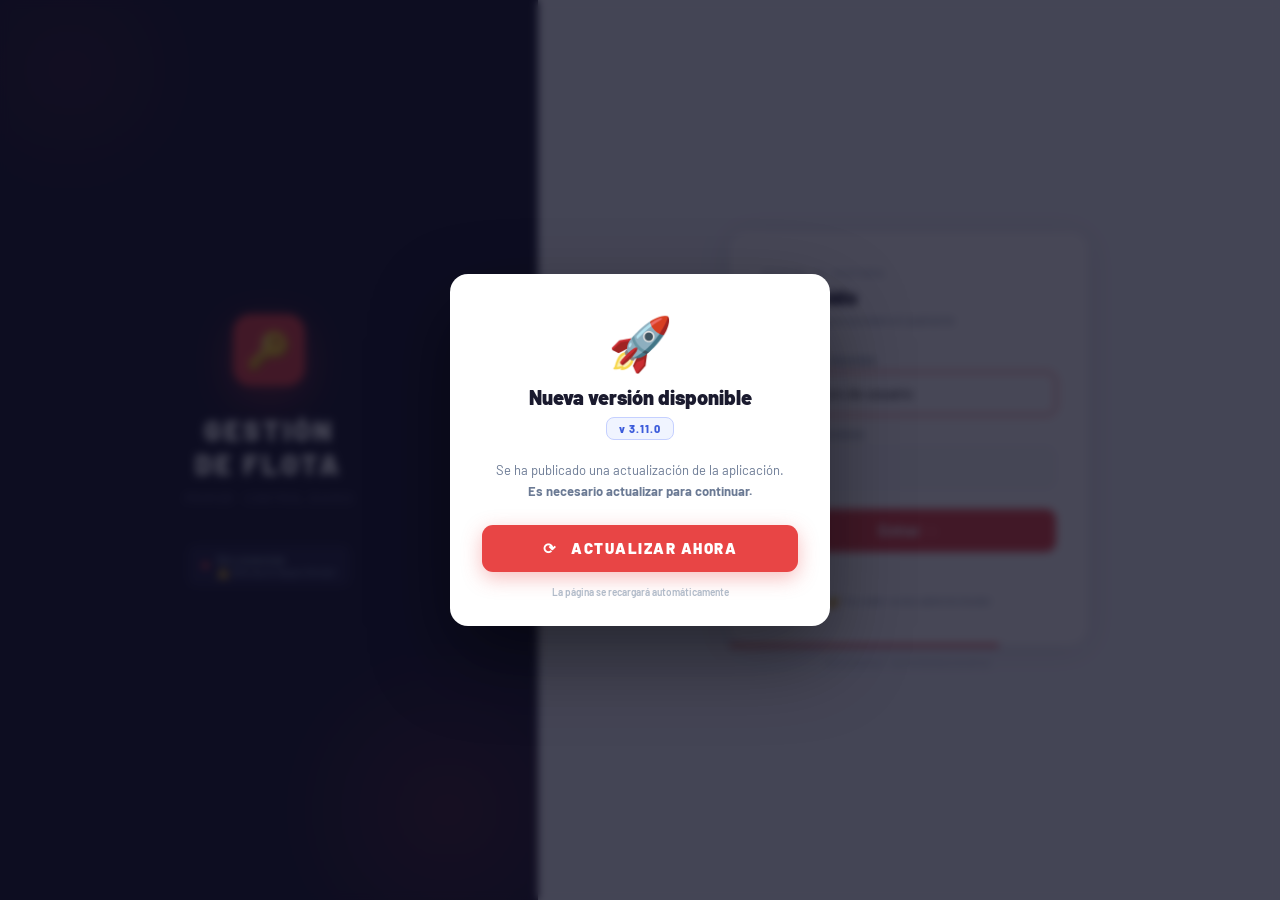
<file: index (2).html>
﻿<!DOCTYPE html>
<html lang="es">
<head>
  <meta charset="UTF-8">
  <meta name="viewport" content="width=device-width, initial-scale=1.0">
  <title>Gestión de Flota · Primor</title>

  <!-- ══════════════════════════════════════════════════════════
       VERSIÓN DE LA APLICACIÓN
       Cambia este número cada vez que subas una nueva versión.
       También actualiza version.json en GitHub con el mismo número.
  ══════════════════════════════════════════════════════════════ -->
  <meta name="app-version" content="1.1.4">

  <link href="https://fonts.googleapis.com/css2?family=Barlow:wght@400;600;700;800;900&display=swap" rel="stylesheet">
  <style>
    /* ─── MODAL NUEVA VERSIÓN ─── */
    #modal-nueva-version {
      display: none;
      position: fixed; inset: 0; z-index: 99999;
      background: rgba(10,10,30,0.75);
      backdrop-filter: blur(4px);
      align-items: center; justify-content: center;
    }
    #modal-nueva-version.visible { display: flex; }
    #modal-nueva-version .nv-box {
      background: white; border-radius: 18px;
      padding: 36px 32px 28px; width: 380px;
      text-align: center;
      box-shadow: 0 32px 80px rgba(0,0,0,0.45);
      font-family: 'Barlow', sans-serif;
      animation: nv-in 0.3s cubic-bezier(.34,1.56,.64,1);
    }
    @keyframes nv-in {
      from { transform: scale(0.85) translateY(20px); opacity: 0; }
      to   { transform: scale(1) translateY(0);        opacity: 1; }
    }
    #modal-nueva-version .nv-icon  { font-size: 52px; margin-bottom: 10px; }
    #modal-nueva-version .nv-title { font-size: 20px; font-weight: 900; color: #1a1a2e; margin-bottom: 8px; }
    #modal-nueva-version .nv-desc  { font-size: 13px; color: #6b7a94; line-height: 1.6; margin-bottom: 24px; }
    #modal-nueva-version .nv-version-badge {
      display: inline-block; background: #f0f4ff; color: #3b5bdb;
      border: 1.5px solid #c5d0ff; border-radius: 8px;
      font-size: 11px; font-weight: 800; letter-spacing: 1px;
      padding: 4px 12px; margin-bottom: 20px;
    }
    #modal-nueva-version .btn-actualizar {
      width: 100%; padding: 14px;
      background: #e84545; color: white; border: none;
      border-radius: 11px; font-family: 'Barlow', sans-serif;
      font-size: 15px; font-weight: 900; letter-spacing: 1.5px;
      text-transform: uppercase; cursor: pointer;
      transition: background 0.15s, transform 0.1s;
      box-shadow: 0 6px 20px rgba(232,69,69,0.35);
    }
    #modal-nueva-version .btn-actualizar:hover  { background: #c63030; transform: translateY(-1px); }
    #modal-nueva-version .btn-actualizar:active { transform: translateY(0); }
    #modal-nueva-version .nv-footer {
      margin-top: 14px; font-size: 10px; color: #b0bac8; font-weight: 600;
    }
    *, *::before, *::after { box-sizing: border-box; margin: 0; padding: 0; }
    html, body { height: 100%; overflow: hidden; }
    body { height: 100vh; background: #f0f2f5; font-family: 'Barlow', sans-serif; display: flex; }

    /* ─── SIDEBAR ─── */
    .sidebar { width: 220px; flex-shrink: 0; background: #1a1a2e; padding: 16px 13px; display: flex; flex-direction: column; gap: 0; border-right: 1px solid #2a2a4a; height: 100vh; overflow: hidden; }
    .sidebar-logo { display: flex; align-items: center; gap: 10px; margin-bottom: 20px; }
    .logo-icon { width: 36px; height: 36px; background: #e84545; border-radius: 8px; display: flex; align-items: center; justify-content: center; font-size: 18px; flex-shrink: 0; }
    .logo-text { font-size: 12px; font-weight: 800; color: #fff; letter-spacing: 1px; line-height: 1.3; }
    .logo-sub { font-size: 9px; color: #556; font-weight: 400; }
    .sb-label { font-size: 9px; font-weight: 700; letter-spacing: 2px; color: #445; text-transform: uppercase; margin: 14px 0 6px; }
    .field-sb { display: flex; flex-direction: column; gap: 4px; margin-bottom: 8px; }
    .field-sb label { font-size: 9px; font-weight: 700; color: #667; letter-spacing: 1px; text-transform: uppercase; }
    .field-sb input { width: 100%; padding: 8px 10px; background: #252540; border: 1.5px solid #334; border-radius: 8px; color: #eef; font-family: 'Barlow', sans-serif; font-size: 12px; font-weight: 600; outline: none; transition: border-color 0.2s; }
    .field-sb input:focus { border-color: #e84545; }
    .turno-btns { display: flex; gap: 5px; }
    .turno-btn { flex: 1; padding: 8px 6px; border-radius: 8px; border: 1.5px solid #334; background: transparent; color: #778; font-family: 'Barlow', sans-serif; font-size: 11px; font-weight: 700; cursor: pointer; transition: all 0.15s; text-align: center; }
    .turno-btn.active { background: #e84545; border-color: #e84545; color: white; }
    .turno-btn:hover:not(.active) { border-color: #e84545; color: #e84545; }
    .divider { height: 1px; background: #252540; margin: 12px 0; }
    .status-pill { display: flex; align-items: center; gap: 7px; background: #252540; border-radius: 8px; padding: 8px 10px; margin-bottom: 8px; }
    .status-dot { width: 7px; height: 7px; border-radius: 50%; flex-shrink: 0; }
    .status-dot.ok { background: #2ecc71; }
    .status-dot.warn { background: #f39c12; animation: blink 1s infinite; }
    @keyframes blink { 0%,100%{opacity:1} 50%{opacity:0.3} }
    .status-text { font-size: 10px; color: #889; font-weight: 600; }
    .status-text strong { color: #aab; display: block; font-size: 11px; }
    .sb-stats { display: grid; grid-template-columns: 1fr 1fr; gap: 5px; margin-bottom: 12px; }
    .sb-stat { background: #252540; border-radius: 7px; padding: 7px 9px; border: 1px solid #2a2a4a; }
    .sb-stat-val { font-size: 18px; font-weight: 900; color: #fff; }
    .sb-stat-label { font-size: 9px; color: #556; font-weight: 700; letter-spacing: 0.5px; margin-top: 1px; }
    .sb-stat-val.green { color: #2ecc71; }
    .btn-action { width: 100%; padding: 9px; border-radius: 8px; border: none; font-family: 'Barlow', sans-serif; font-size: 11px; font-weight: 800; letter-spacing: 1px; cursor: pointer; transition: all 0.15s; text-transform: uppercase; margin-bottom: 5px; }
    .btn-primary { background: #e84545; color: white; }
    .btn-primary:hover { background: #c63030; }
    .btn-secondary { background: #252540; color: #8899aa; border: 1px solid #334; }
    .btn-secondary:hover { background: #2e2e50; color: #fff; }
    .save-indicator { display: flex; align-items: center; gap: 6px; font-size: 10px; color: #556; padding: 5px 0; min-height: 20px; }
    .save-indicator.saving { color: #f39c12; }
    .save-indicator.saved { color: #2ecc71; }
    .save-indicator.error { color: #e84545; }
    .user-pill { background: #252545; border: 1px solid #3a3a60; border-radius: 8px; padding: 8px 10px; margin-bottom: 8px; display: flex; align-items: center; gap: 8px; }
    .user-pill-icon { font-size: 16px; }
    .user-pill-name { font-size: 11px; font-weight: 800; color: #ffffff; line-height: 1.2; }
    .user-pill-sub { font-size: 9px; color: #a0a8c0; font-weight: 600; }
    .btn-logout { background: transparent; border: 1px solid #334; color: #667; font-size: 10px; font-weight: 700; border-radius: 6px; padding: 4px 8px; cursor: pointer; transition: all 0.15s; margin-top: 2px; }
    .btn-logout:hover { border-color: #e84545; color: #e84545; }
    /* Cuenta atrás sesión */
    .session-countdown { font-size: 9px; font-weight: 800; color: #a0a8c0; letter-spacing: 0.5px; margin-top: 1px; transition: color 0.3s; }
    .session-countdown.warning { color: #f39c12; }
    .session-countdown.danger  { color: #e84545; animation: pulse-red 1s infinite; }
    @keyframes pulse-red { 0%,100%{opacity:1} 50%{opacity:0.5} }
    /* Modal expiración */
    #modal-sesion-expira { z-index: 10500; }
    #modal-sesion-expira .modal-box { background:white; border-radius:16px; padding:32px 28px 24px; width:360px; text-align:center; box-shadow:0 24px 64px rgba(0,0,0,0.4); font-family:Barlow,sans-serif; }
    #modal-sesion-expira .exp-icon { font-size:42px; margin-bottom:12px; }
    #modal-sesion-expira .exp-title { font-size:16px; font-weight:900; color:#1a1a2e; margin-bottom:6px; }
    #modal-sesion-expira .exp-sub { font-size:12px; color:#8899aa; margin-bottom:6px; }
    #modal-sesion-expira .exp-counter { font-size:32px; font-weight:900; color:#e84545; margin:14px 0; font-variant-numeric:tabular-nums; }
    #modal-sesion-expira .exp-btns { display:flex; gap:10px; justify-content:center; margin-top:18px; }
    #modal-sesion-expira .btn-continuar { padding:11px 28px; background:#1a1a2e; color:white; border:none; border-radius:9px; font-family:Barlow,sans-serif; font-size:13px; font-weight:800; cursor:pointer; transition:background .15s; }
    #modal-sesion-expira .btn-continuar:hover { background:#2a2a4e; }
    #modal-sesion-expira .btn-salir { padding:11px 20px; background:#f4f5f8; color:#556; border:none; border-radius:9px; font-family:Barlow,sans-serif; font-size:12px; font-weight:700; cursor:pointer; }

    /* ─── MAIN ─── */
    .main { flex: 1; display: flex; flex-direction: column; height: 100vh; overflow: hidden; padding: 0 0 10px; }

    .main-header {
      display: flex; align-items: center; justify-content: space-between;
      padding: 13px 22px 12px;
      background: white;
      border-bottom: 1px solid #e8eaf0;
      box-shadow: 0 1px 6px rgba(26,26,46,0.06);
      flex-shrink: 0; gap: 16px;
    }
    .main-eyebrow { font-size: 9px; font-weight: 800; color: #b0bac8; letter-spacing: 2.5px; text-transform: uppercase; margin-bottom: 2px; }
    .main-title { font-size: 21px; font-weight: 900; color: #1a1a2e; letter-spacing: -0.5px; line-height: 1.15; }
    .main-sub { font-size: 11px; color: #a0aab8; margin-top: 1px; font-weight: 500; }
    .turno-badge {
      display: flex; align-items: center; gap: 7px;
      padding: 7px 16px; border-radius: 10px;
      font-size: 11px; font-weight: 800; letter-spacing: 1.5px;
      text-transform: uppercase; flex-shrink: 0; border: 2px solid transparent;
    }
    .turno-badge::before { content: ''; width: 8px; height: 8px; border-radius: 50%; flex-shrink: 0; }
    .turno-badge.manana { background: #fffbeb; color: #92600a; border-color: #fde68a; }
    .turno-badge.manana::before { background: #f59e0b; box-shadow: 0 0 0 3px rgba(245,158,11,0.2); }
    .turno-badge.tarde { background: #fff5f0; color: #9a3412; border-color: #fecaca; }
    .turno-badge.tarde::before { background: #f97316; box-shadow: 0 0 0 3px rgba(249,115,22,0.2); }

    /* ─── TABLE ─── */
    .table-wrap {
      flex: 1; min-height: 0; overflow: auto; background: white;
      margin: 12px 16px 0; border-radius: 12px;
      border: 1px solid #e8eaf0;
      box-shadow: 0 2px 12px rgba(26,26,46,0.06); position: relative;
    }
    table { width: 100%; border-collapse: collapse; font-size: 12px; min-width: 1050px; }
    thead { position: sticky; top: 0; z-index: 10; }
    thead tr th { background: #1a1a2e; color: #6b7a94; font-size: 9px; font-weight: 800; letter-spacing: 1.5px; text-transform: uppercase; padding: 11px 10px; text-align: left; white-space: nowrap; border-right: 1px solid #252542; }
    thead tr th:last-child { border-right: none; }
    thead tr th.col-mat { color: #e2e8f0; }
    .group-header td { background: #f4f6fb; color: #1a1a2e; font-size: 9px; font-weight: 900; letter-spacing: 2.5px; text-transform: uppercase; padding: 6px 14px; border-bottom: 1px solid #e8eaf0; border-top: 3px solid #e84545; }
    .group-header.first td { border-top: none; }
    tbody tr { border-bottom: 1px solid #f0f3f8; transition: background 0.12s; }
    tbody tr:last-child { border-bottom: none; }
    tbody tr:hover td { background: #f8f9fc !important; }
    tbody tr.restringido td { background: #fff8f8; }
    tbody tr.restringido:hover td { background: #fff2f2 !important; }
    tbody tr.asignado td { background: #f5f7ff; }
    tbody tr.asignado:hover td { background: #edf0ff !important; }
    tbody tr.devuelto td { background: #f2fdf5; }
    tbody tr.devuelto:hover td { background: #e6fbed !important; }
    td { padding: 6px 8px; vertical-align: middle; border-right: 1px solid #f0f3f8; }
    td:last-child { border-right: none; }
    .col-mat-cell { display: flex; align-items: center; gap: 7px; padding: 2px 4px; }
    .mat-badge { font-size: 11px; font-weight: 800; color: #1a1a2e; background: #eef0f5; border-radius: 6px; padding: 3px 8px; letter-spacing: 0.5px; white-space: nowrap; flex-shrink: 0; border: 1px solid #dde1ea; }
    .mat-badge.restringido { background: #ffe4e4; color: #c62020; border-color: #ffc5c5; }
    .tipo-tag { font-size: 9px; font-weight: 700; color: #a0aab8; white-space: nowrap; line-height: 1.3; }
    .estado-dot { width: 8px; height: 8px; border-radius: 50%; flex-shrink: 0; background: #dde1e8; }
    .estado-dot.asignado { background: #22c55e; box-shadow: 0 0 0 3px rgba(34,197,94,0.18); }
    .estado-dot.pendiente { background: #3b82f6; box-shadow: 0 0 0 3px rgba(59,130,246,0.18); }
    .estado-dot.restringido { background: #ef4444; box-shadow: 0 0 0 3px rgba(239,68,68,0.18); }

    /* ─── BUSCADOR OPERARIO ─── */
    .operario-search-wrap {
      position: relative; min-width: 190px;
    }
    .operario-search-input {
      width: 100%; padding: 4px 26px 4px 7px; background: transparent;
      border: 1.5px solid transparent; border-radius: 6px; color: #1a1a2e;
      font-family: 'Barlow', sans-serif; font-size: 12px; font-weight: 600;
      outline: none; transition: all 0.15s; cursor: text;
    }
    .operario-search-input::placeholder { color: #aab5c0; font-weight: 500; }
    .operario-search-input:hover { border-color: #dde1e8; background: #f7f8fa; }
    .operario-search-input:focus { border-color: #e84545; background: white; box-shadow: 0 0 0 3px rgba(232,69,69,0.08); }
    .operario-search-icon {
      position: absolute; right: 7px; top: 50%; transform: translateY(-50%);
      font-size: 12px; color: #aab5c0; pointer-events: none;
    }
    .operario-dropdown {
      position: fixed; z-index: 9000;
      background: white; border: 1.5px solid #dde1e8; border-radius: 9px;
      box-shadow: 0 8px 28px rgba(0,0,0,0.13); overflow: hidden;
      display: none; flex-direction: column;
      min-width: 280px; max-height: 260px;
    }
    .operario-dropdown.open { display: flex; }
    .operario-dropdown-header {
      padding: 7px 12px 6px; border-bottom: 1px solid #f0f2f5; flex-shrink: 0;
      font-size: 10px; font-weight: 700; color: #8899aa; letter-spacing: 0.5px;
    }
    .operario-dropdown-list {
      overflow-y: auto; flex: 1;
    }
    .operario-dropdown-item {
      padding: 7px 12px; cursor: pointer; transition: background 0.1s;
      border-bottom: 1px solid #f7f8fa; display: flex; flex-direction: column; gap: 1px;
    }
    .operario-dropdown-item:last-child { border-bottom: none; }
    .operario-dropdown-item:hover, .operario-dropdown-item.highlighted { background: #fff5f5; }
    .operario-item-nombre { font-size: 12px; font-weight: 700; color: #1a1a2e; }
    .operario-item-nombre mark { background: #ffe0e0; color: #e84545; border-radius: 2px; font-weight: 800; padding: 0 1px; }
    .operario-item-meta { font-size: 10px; color: #8899aa; }
    .operario-item-meta mark { background: #ffe0e0; color: #e84545; border-radius: 2px; font-weight: 700; padding: 0 1px; }
    .operario-dropdown-empty {
      padding: 18px 12px; text-align: center; font-size: 12px; color: #aab5c0; font-weight: 600;
    }

    /* ─── INPUTS NORMALES ─── */
    .cell-input { width: 100%; padding: 4px 6px; background: transparent; border: 1.5px solid transparent; border-radius: 6px; color: #1a1a2e; font-family: 'Barlow', sans-serif; font-size: 12px; font-weight: 600; outline: none; transition: all 0.15s; min-width: 55px; }
    .cell-input:hover { border-color: #dde1e8; background: #f7f8fa; }
    .cell-input:focus { border-color: #e84545; background: white; box-shadow: 0 0 0 3px rgba(232,69,69,0.08); }
    .cell-input.hora { max-width: 68px; }
    .cell-input.num { max-width: 55px; }

    /* ─── FILA BLOQUEADA (operario asignado) ─── */
    .operario-locked {
      display: flex; align-items: center; gap: 6px;
      padding: 4px 6px; min-width: 160px;
    }
    .operario-locked-name {
      font-size: 12px; font-weight: 700; color: #1a1a2e;
      flex: 1; white-space: nowrap; overflow: hidden; text-overflow: ellipsis;
    }
    .btn-unlock {
      width: 24px; height: 24px; border-radius: 5px; border: 1.5px solid #dde1e8;
      background: white; color: #8899aa; font-size: 13px; cursor: pointer;
      display: flex; align-items: center; justify-content: center;
      transition: all 0.15s; flex-shrink: 0; padding: 0;
    }
    .btn-unlock:hover { border-color: #e84545; color: #e84545; background: #fff0f0; }
    .cell-input-locked {
      width: 100%; padding: 4px 6px; background: transparent;
      border: 1.5px solid transparent; border-radius: 6px;
      color: #1a1a2e; font-family: 'Barlow', sans-serif;
      font-size: 12px; font-weight: 600; min-width: 55px;
      pointer-events: none; user-select: none; opacity: 0.75;
    }
    .cell-input-locked.hora { max-width: 68px; }
    .cell-input-locked.num  { max-width: 55px; }
    tr.bloqueada.restringido td { background: #fff5f5 !important; }

    /* ─── FILA REASIGNADA (gris) ─── */
    tr.reasignada td { background: #f0f0f0 !important; opacity: 0.72; }
    tr.reasignada:hover td { background: #e8e8e8 !important; }

    /* ─── BANNER BLOQUEO FECHA ─── */
    #banner-bloqueo-fecha { font-size: 12px; }

    /* ─── BOTÓN ORDEN POR FILA ─── */
    .btn-print-row { padding: 3px 10px; border-radius: 6px; border: 1.5px solid #bcc5d0; background: white; color: #667; font-family: 'Barlow', sans-serif; font-size: 10px; font-weight: 700; cursor: pointer; transition: all 0.15s; white-space: nowrap; }
    .btn-print-row:hover:not(:disabled) { border-color: #27ae60; color: #27ae60; background: #f0fff4; }
    .btn-print-row.impresa { background: #27ae60; border-color: #27ae60; color: white; }
    .btn-print-row.impresa:hover { background: #219a52; border-color: #219a52; }
    .btn-print-row:disabled { opacity: 0.3; cursor: not-allowed; }

    .nota-row td { background: #fffbeb; color: #92600a; font-size: 10px; font-weight: 700; padding: 8px 14px; letter-spacing: 0.3px; border-top: 2px solid #fde68a; }
    .empty-state { display: flex; flex-direction: column; align-items: center; justify-content: center; color: #8899aa; gap: 10px; padding: 60px 20px; }
    .empty-icon { font-size: 48px; opacity: 0.3; }
    .empty-title { font-size: 18px; font-weight: 800; color: #aab; }
    .loading-overlay { position: absolute; inset: 0; background: rgba(240,242,245,0.85); display: flex; align-items: center; justify-content: center; z-index: 50; border-radius: 10px; }
    .spinner { width: 32px; height: 32px; border: 3px solid #dde1e8; border-top-color: #e84545; border-radius: 50%; animation: spin 0.7s linear infinite; }
    @keyframes spin { to { transform: rotate(360deg); } }
    .table-container { position: relative; flex: 1; min-height: 0; display: flex; flex-direction: column; padding: 0 0 6px; }

    /* ─── TOAST ─── */
    .toast { position: fixed; bottom: 20px; right: 20px; background: #1a1a2e; color: white; padding: 10px 16px; border-radius: 8px; font-size: 12px; font-weight: 700; z-index: 9999; box-shadow: 0 4px 20px rgba(0,0,0,0.3); transform: translateY(60px); opacity: 0; transition: all 0.25s; pointer-events: none; }
    .toast.show { transform: translateY(0); opacity: 1; }
    .toast.success { border-left: 3px solid #2ecc71; }
    .toast.error { border-left: 3px solid #e84545; }
    .toast.info { border-left: 3px solid #3498db; }

    /* ─── MODALES BASE ─── */
    .modal-overlay { position: fixed; inset: 0; background: rgba(0,0,0,0.55); z-index: 2000; display: none; align-items: center; justify-content: center; }
    #modal-login-admin { z-index: 10500; } /* Por encima de pantalla-login (9999) y splash (10000) */
    .modal-overlay.open { display: flex; }

    /* ─── LOGIN RESPONSABLE ─── */
    .modal-login-resp {
      background: white; border-radius: 16px; padding: 36px 32px;
      width: 360px; text-align: center; box-shadow: 0 24px 64px rgba(0,0,0,0.35);
    }
    .mlr-icon { font-size: 44px; margin-bottom: 14px; }
    .mlr-title { font-size: 18px; font-weight: 900; color: #1a1a2e; letter-spacing: 1px; margin-bottom: 4px; }
    .mlr-sub { font-size: 12px; color: #8899aa; margin-bottom: 22px; }
    .mlr-error { font-size: 12px; color: #e84545; margin-bottom: 10px; display: none; font-weight: 700; }
    .mlr-field { display: flex; flex-direction: column; gap: 5px; margin-bottom: 12px; text-align: left; }
    .mlr-field label { font-size: 10px; font-weight: 700; color: #8899aa; letter-spacing: 1px; text-transform: uppercase; }
    .mlr-field input { width: 100%; padding: 11px 13px; border: 1.5px solid #dde1e8; border-radius: 9px; font-family: 'Barlow', sans-serif; font-size: 14px; font-weight: 700; color: #1a1a2e; outline: none; transition: border-color 0.2s; background: #f7f8fa; }
    .mlr-field input:focus { border-color: #e84545; background: white; }
    .mlr-field input.error { border-color: #e84545; animation: shake 0.3s; }
    @keyframes shake { 0%,100%{transform:translateX(0)} 25%{transform:translateX(-6px)} 75%{transform:translateX(6px)} }
    .mlr-btn { width: 100%; padding: 12px; background: #e84545; color: white; border: none; border-radius: 9px; font-family: 'Barlow', sans-serif; font-size: 14px; font-weight: 800; cursor: pointer; letter-spacing: 0.5px; transition: background 0.15s; margin-top: 4px; }
    .mlr-btn:hover { background: #c63030; }

    /* ─── MODAL ORDEN DE TRABAJO ─── */
    .modal-orden { background: white; border-radius: 16px; padding: 28px 26px; width: 520px; max-width: 95vw; box-shadow: 0 24px 64px rgba(0,0,0,0.35); }
    .modal-orden-header { display: flex; justify-content: space-between; align-items: flex-start; margin-bottom: 20px; }
    .modal-orden-title { font-size: 16px; font-weight: 900; color: #1a1a2e; }
    .modal-orden-sub { font-size: 11px; color: #8899aa; margin-top: 3px; }
    .modal-orden-close { background: none; border: 1.5px solid #dde1e8; border-radius: 7px; width: 28px; height: 28px; cursor: pointer; font-size: 14px; color: #889; display: flex; align-items: center; justify-content: center; transition: all 0.15s; flex-shrink: 0; }
    .modal-orden-close:hover { background: #e84545; color: white; border-color: #e84545; }
    .orden-info-grid { display: grid; grid-template-columns: 1fr 1fr; gap: 10px; margin-bottom: 20px; }
    .orden-info-field { background: #f7f8fa; border-radius: 8px; padding: 10px 12px; border: 1px solid #dde1e8; }
    .orden-info-label { font-size: 9px; font-weight: 700; color: #8899aa; letter-spacing: 1px; text-transform: uppercase; margin-bottom: 3px; }
    .orden-info-val { font-size: 14px; font-weight: 800; color: #1a1a2e; white-space: nowrap; overflow: hidden; text-overflow: ellipsis; }
    .orden-section-label { font-size: 10px; font-weight: 700; color: #8899aa; letter-spacing: 1px; text-transform: uppercase; margin-bottom: 7px; }
    .orden-empresa-btns { display: flex; gap: 8px; margin-bottom: 14px; }
    .orden-emp-btn { flex: 1; padding: 9px; border: 1.5px solid #dde1e8; border-radius: 8px; background: white; color: #556; font-family: 'Barlow', sans-serif; font-size: 11px; font-weight: 700; cursor: pointer; transition: all 0.15s; }
    .orden-emp-btn.active { background: #e84545; border-color: #e84545; color: white; }
    .orden-emp-btn:hover:not(.active) { border-color: #e84545; color: #e84545; }
    .orden-rutas-lista { display: flex; flex-direction: column; gap: 6px; margin-bottom: 20px; max-height: 200px; overflow-y: auto; }
    .orden-ruta-item { display: flex; align-items: center; gap: 10px; padding: 9px 12px; border: 1.5px solid #dde1e8; border-radius: 8px; cursor: pointer; transition: all 0.15s; user-select: none; }
    .orden-ruta-item:hover { border-color: #e84545; background: #fff5f5; }
    .orden-ruta-item.selected { border-color: #e84545; background: #fff0f0; }
    .orden-ruta-item input[type=checkbox] { accent-color: #e84545; width: 16px; height: 16px; flex-shrink: 0; cursor: pointer; }
    .orden-ruta-item label { font-size: 13px; font-weight: 600; color: #1a1a2e; cursor: pointer; flex: 1; }
    .orden-ruta-count { font-size: 10px; font-weight: 800; color: #e84545; background: #fff0f0; border: 1.5px solid #e84545; border-radius: 5px; padding: 1px 7px; margin-left: auto; display: none; }
    .orden-ruta-count.visible { display: inline-block; }
    .orden-sel-hint { font-size: 10px; color: #8899aa; margin-bottom: 8px; }
    .orden-actions { display: flex; gap: 8px; justify-content: flex-end; }
    .btn-modal-cancelar { padding: 11px 18px; background: #f4f5f8; color: #556; border: none; border-radius: 8px; font-family: 'Barlow', sans-serif; font-size: 12px; font-weight: 700; cursor: pointer; transition: background 0.15s; }
    .btn-modal-cancelar:hover { background: #eaecf2; }
    .btn-modal-imprimir { flex: 1; padding: 11px; background: #e84545; color: white; border: none; border-radius: 8px; font-family: 'Barlow', sans-serif; font-size: 13px; font-weight: 800; cursor: pointer; transition: background 0.15s; }
    .btn-modal-imprimir:hover { background: #c63030; }

    /* ─── LOGIN ADMIN ─── */
    .modal-login-admin { background: white; border-radius: 14px; padding: 30px 28px; width: 340px; text-align: center; box-shadow: 0 24px 64px rgba(0,0,0,0.35); }
    .modal-login-admin .lock-icon { font-size: 38px; margin-bottom: 12px; }
    .modal-login-admin h2 { font-size: 16px; font-weight: 900; color: #1a1a2e; margin-bottom: 4px; }
    .modal-login-admin p { font-size: 12px; color: #8899aa; margin-bottom: 18px; }
    .modal-login-admin input { width: 100%; padding: 10px 13px; border: 1.5px solid #dde1e8; border-radius: 8px; font-family: 'Barlow', sans-serif; font-size: 15px; text-align: center; letter-spacing: 4px; outline: none; transition: border-color 0.2s; margin-bottom: 8px; }
    .modal-login-admin input:focus { border-color: #e84545; }
    .modal-login-admin input.error { border-color: #e84545; animation: shake 0.3s; }
    .modal-login-admin .error-msg { font-size: 12px; color: #e84545; margin-bottom: 10px; display: none; }
    .modal-login-admin .btn-entrar { width: 100%; padding: 10px; background: #e84545; color: white; border: none; border-radius: 8px; font-family: 'Barlow', sans-serif; font-size: 13px; font-weight: 800; cursor: pointer; margin-bottom: 8px; transition: background 0.15s; }
    .modal-login-admin .btn-entrar:hover { background: #c63030; }
    .modal-login-admin .btn-cancelar { width: 100%; padding: 9px; background: #f4f5f8; color: #556; border: none; border-radius: 8px; font-family: 'Barlow', sans-serif; font-size: 12px; font-weight: 700; cursor: pointer; transition: background 0.15s; }
    .modal-login-admin .btn-cancelar:hover { background: #eaecf2; }

    /* ─── PANEL ADMIN ─── */
    .modal-admin { background: white; border-radius: 14px; padding: 26px 30px; width: 1100px; max-width: 97vw; max-height: 95vh; box-shadow: 0 24px 64px rgba(0,0,0,0.35); display: flex; flex-direction: column; gap: 14px; }
    .admin-header { display: flex; justify-content: space-between; align-items: center; flex-shrink: 0; }
    .admin-header h2 { font-size: 16px; font-weight: 900; color: #1a1a2e; letter-spacing: 1px; }
    .btn-cerrar-admin { padding: 7px 14px; border-radius: 8px; border: 1.5px solid #dde1e8; background: white; color: #556; font-family: 'Barlow', sans-serif; font-size: 12px; font-weight: 700; cursor: pointer; transition: background 0.15s; }
    .btn-cerrar-admin:hover { background: #eaecf2; }
    .admin-tabs { display: flex; gap: 4px; flex-shrink: 0; border-bottom: 2px solid #dde1e8; }
    .admin-tab { padding: 8px 12px; border: none; background: transparent; font-family: 'Barlow', sans-serif; font-size: 11px; font-weight: 700; color: #8899aa; cursor: pointer; border-bottom: 2px solid transparent; margin-bottom: -2px; transition: all 0.15s; border-radius: 6px 6px 0 0; }
    .admin-tab:hover { color: #1a1a2e; background: #f4f5f8; }
    .admin-tab.active { color: #e84545; border-bottom-color: #e84545; background: #fff0f0; }
    .admin-tab-panel { display: none; flex: 1; min-height: 0; overflow-y: auto; }
    .admin-tab-panel.active { display: flex; flex-direction: column; gap: 14px; padding-top: 14px; }
    .admin-stats { display: grid; grid-template-columns: repeat(3, 1fr); gap: 10px; flex-shrink: 0; }
    .admin-stat-card { background: white; border: 1px solid #dde1e8; border-radius: 10px; padding: 12px 14px; }
    .admin-stat-num { font-size: 26px; font-weight: 900; color: #1a1a2e; }
    .admin-stat-num.red { color: #e84545; }
    .admin-section { background: #f7f8fa; border-radius: 10px; padding: 16px; border: 1px solid #dde1e8; }
    .admin-section-title { font-size: 10px; font-weight: 800; letter-spacing: 2px; color: #8899aa; text-transform: uppercase; margin-bottom: 12px; }
    .admin-list { display: flex; flex-direction: column; gap: 6px; max-height: 420px; overflow-y: auto; }
    .admin-item { display: flex; align-items: center; gap: 8px; background: white; border: 1px solid #dde1e8; border-radius: 8px; padding: 8px 10px; }
    .admin-item-mat { font-size: 12px; font-weight: 800; color: #1a1a2e; background: #f0f2f5; border-radius: 5px; padding: 2px 8px; flex-shrink: 0; }
    .admin-item-mat.restringido { background: #ffe0e0; color: #c62020; }
    .admin-item-tipo { font-size: 11px; color: #8899aa; flex: 1; }
    .admin-item-nota { font-size: 11px; color: #aab5c0; }
    .admin-item-actions { display: flex; gap: 4px; flex-shrink: 0; }
    .btn-item-action { padding: 4px 9px; border-radius: 6px; border: 1px solid #dde1e8; background: white; color: #556; font-family: 'Barlow', sans-serif; font-size: 11px; font-weight: 700; cursor: pointer; transition: all 0.15s; }
    .btn-item-action:hover { background: #f4f5f8; }
    .btn-item-action.danger:hover { background: #fff0f0; border-color: #e84545; color: #e84545; }
    .btn-item-action.restrict { color: #e84545; border-color: #f5c6c6; }
    .btn-item-action.restrict.active { background: #ffe0e0; }
    .admin-add-form { display: flex; gap: 8px; flex-wrap: wrap; margin-top: 10px; }
    .admin-add-form input, .admin-add-form select { flex: 1; min-width: 120px; padding: 8px 10px; border: 1.5px solid #dde1e8; border-radius: 8px; font-family: 'Barlow', sans-serif; font-size: 12px; color: #1a1a2e; outline: none; transition: border-color 0.2s; }
    .admin-add-form input:focus, .admin-add-form select:focus { border-color: #e84545; }
    .admin-add-form input::placeholder { color: #aab5c0; }
    .btn-add-item { padding: 8px 14px; border-radius: 8px; border: none; background: #2a7a4a; color: white; font-family: 'Barlow', sans-serif; font-size: 12px; font-weight: 800; cursor: pointer; white-space: nowrap; transition: background 0.15s; }
    .btn-add-item:hover { background: #1e5c37; }
    .nota-restriccion { background: #fff5e6; border: 1px solid #ffe0b2; border-radius: 8px; padding: 9px 12px; font-size: 11px; color: #8b4513; font-weight: 600; margin-top: 10px; }

    /* ─── HISTORIAL / LOG ─── */
    .hist-filters { display: flex; gap: 8px; flex-wrap: wrap; margin-bottom: 10px; flex-shrink: 0; }
    .hist-filters input, .hist-filters select { padding: 7px 10px; border: 1.5px solid #dde1e8; border-radius: 8px; font-family: 'Barlow', sans-serif; font-size: 12px; color: #1a1a2e; outline: none; }
    .hist-filters input:focus, .hist-filters select:focus { border-color: #e84545; }
    .hist-table-wrap { flex: 1; overflow: auto; border-radius: 8px; border: 1px solid #dde1e8; }
    .hist-table, .log-table { width: 100%; border-collapse: collapse; font-size: 11px; }
    .hist-table thead th, .log-table thead th { background: #1a1a2e; color: #8899aa; padding: 8px 10px; text-align: left; font-size: 9px; font-weight: 800; letter-spacing: 1.5px; text-transform: uppercase; position: sticky; top: 0; white-space: nowrap; }
    .hist-table tbody tr, .log-table tbody tr { border-bottom: 1px solid #f0f2f5; }
    .hist-table tbody tr:hover, .log-table tbody tr:hover { background: #fafbfc; }
    .hist-table tbody td, .log-table tbody td { padding: 7px 10px; color: #334; }
    .hist-table tbody td.mat, .log-table tbody td.mat { font-weight: 800; color: #1a1a2e; }
    .hist-empty { text-align: center; padding: 30px; color: #8899aa; font-size: 13px; }

    /* ─── PANTALLA BIENVENIDA LOGIN ─── */
    #pantalla-login {
      position: fixed; inset: 0; z-index: 9999;
      display: flex; transition: opacity 0.35s ease, visibility 0.35s ease;
    }
    #pantalla-login.oculto { opacity: 0; visibility: hidden; pointer-events: none; }

    /* Panel izquierdo: marca */
    .login-brand {
      width: 42%; background: #1a1a2e; display: flex; flex-direction: column;
      align-items: center; justify-content: center; gap: 0; padding: 48px 40px;
      position: relative; overflow: hidden;
    }
    .login-brand::before {
      content: ''; position: absolute; bottom: -80px; right: -80px;
      width: 340px; height: 340px; border-radius: 50%;
      background: radial-gradient(circle, rgba(232,69,69,0.18) 0%, transparent 70%);
    }
    .login-brand::after {
      content: ''; position: absolute; top: -60px; left: -60px;
      width: 260px; height: 260px; border-radius: 50%;
      background: radial-gradient(circle, rgba(232,69,69,0.1) 0%, transparent 70%);
    }
    .login-brand-icon {
      width: 72px; height: 72px; background: #e84545; border-radius: 18px;
      display: flex; align-items: center; justify-content: center; font-size: 36px;
      box-shadow: 0 12px 40px rgba(232,69,69,0.45); margin-bottom: 28px;
      position: relative; z-index: 1;
    }
    .login-brand-title {
      font-size: 28px; font-weight: 900; color: #fff; letter-spacing: 3px;
      line-height: 1.2; text-align: center; margin-bottom: 10px;
      position: relative; z-index: 1;
    }
    .login-brand-sub {
      font-size: 12px; color: #4a4a6a; font-weight: 600;
      letter-spacing: 1.5px; text-transform: uppercase; text-align: center;
      position: relative; z-index: 1;
    }
    .login-brand-badge {
      margin-top: 40px; display: flex; align-items: center; gap: 8px;
      background: #252540; border-radius: 8px; padding: 8px 14px;
      position: relative; z-index: 1;
    }
    .login-brand-badge-dot { width: 7px; height: 7px; border-radius: 50%; background: #e84545; animation: blink 1.2s infinite; }
    .login-brand-status { font-size: 10px; color: #6b7a94; font-weight: 700; letter-spacing: 0.5px; }
    .login-brand-status strong { color: #8899aa; display: block; font-size: 11px; }

    /* Panel derecho: formulario */
    .login-form-panel {
      flex: 1; background: #f4f6fb; display: flex; flex-direction: column;
      align-items: center; justify-content: center; padding: 48px 56px;
      gap: 0;
    }
    .login-form-box {
      width: 100%; max-width: 360px; background: white;
      border-radius: 18px; padding: 36px 32px;
      box-shadow: 0 4px 32px rgba(26,26,46,0.10);
      border: 1px solid #e8eaf0;
    }
    .login-form-eyebrow {
      font-size: 9px; font-weight: 800; color: #b0bac8;
      letter-spacing: 2.5px; text-transform: uppercase; margin-bottom: 6px;
    }
    .login-form-title {
      font-size: 20px; font-weight: 900; color: #1a1a2e;
      margin-bottom: 4px; letter-spacing: -0.3px;
    }
    .login-form-sub { font-size: 12px; color: #a0aab8; margin-bottom: 28px; font-weight: 500; }
    .login-field { display: flex; flex-direction: column; gap: 5px; margin-bottom: 14px; }
    .login-field label { font-size: 10px; font-weight: 800; color: #8899aa; letter-spacing: 1.2px; text-transform: uppercase; }
    .login-field input {
      width: 100%; padding: 12px 14px; border: 1.5px solid #e8eaf0;
      border-radius: 10px; font-family: 'Barlow', sans-serif;
      font-size: 14px; font-weight: 700; color: #1a1a2e; outline: none;
      transition: border-color 0.2s, box-shadow 0.2s; background: #f8f9fc;
    }
    .login-field input:focus {
      border-color: #e84545; background: white;
      box-shadow: 0 0 0 4px rgba(232,69,69,0.09);
    }
    .login-field input.error { border-color: #e84545; animation: shake 0.3s; }
    .login-error {
      font-size: 12px; color: #e84545; margin-bottom: 12px;
      font-weight: 700; display: none; padding: 8px 12px;
      background: #fff0f0; border-radius: 8px; border: 1px solid #ffd0d0;
    }
    .login-btn {
      width: 100%; padding: 13px; background: #e84545; color: white;
      border: none; border-radius: 10px; font-family: 'Barlow', sans-serif;
      font-size: 14px; font-weight: 800; cursor: pointer; letter-spacing: 0.5px;
      transition: background 0.15s, transform 0.1s; margin-top: 6px;
    }
    .login-btn:hover { background: #c63030; }
    .login-btn:active { transform: scale(0.99); }
    .login-btn:disabled { opacity: 0.55; cursor: not-allowed; }
    .login-loading {
      display: none; margin-top: 14px; text-align: center;
      color: #8899aa; font-size: 12px; font-weight: 700;
    }
    .login-loading-inner { display: inline-flex; align-items: center; gap: 8px; }
    .login-admin-link {
      margin-top: 20px; padding-top: 16px; border-top: 1px solid #f0f2f5;
      text-align: center;
    }
    .login-admin-link button {
      background: none; border: none; color: #b0bac8;
      font-family: 'Barlow', sans-serif; font-size: 11px;
      font-weight: 700; cursor: pointer; letter-spacing: 0.3px;
      transition: color 0.15s;
    }
    .login-admin-link button:hover { color: #e84545; }

    /* indicador precarga */
    .login-preload-bar {
      height: 3px; background: #f0f2f5; border-radius: 0 0 18px 18px;
      overflow: hidden; margin-top: -1px;
    }
    .login-preload-fill {
      height: 100%; width: 0%; background: #e84545;
      border-radius: 2px; transition: width 0.4s ease;
    }

    /* ─── SPLASH (solo arranque inicial) ─── */
    #splash { position: fixed; inset: 0; z-index: 10000; background: #1a1a2e; display: flex; flex-direction: column; align-items: center; justify-content: center; gap: 24px; transition: opacity 0.4s ease, visibility 0.4s ease; }
    #splash.oculto { opacity: 0; visibility: hidden; pointer-events: none; }
    .splash-logo { display: flex; align-items: center; gap: 14px; }
    .splash-icon { width: 56px; height: 56px; background: #e84545; border-radius: 14px; display: flex; align-items: center; justify-content: center; font-size: 28px; box-shadow: 0 8px 24px rgba(232,69,69,0.4); }
    .splash-title { font-size: 22px; font-weight: 900; color: #fff; letter-spacing: 2px; line-height: 1.2; }
    .splash-sub { font-size: 11px; color: #556; font-weight: 600; letter-spacing: 1px; }
    .splash-bar-wrap { width: 220px; height: 3px; background: #252540; border-radius: 2px; overflow: hidden; }
    .splash-bar { height: 100%; width: 0%; background: #e84545; border-radius: 2px; animation: splash-progress 1.2s ease-out forwards; }
    @keyframes splash-progress { 0%{width:0%} 60%{width:75%} 100%{width:90%} }
    .splash-msg { font-size: 11px; color: #445; font-weight: 600; letter-spacing: 0.5px; min-height: 16px; }

    @media print {
      body { overflow: visible !important; }
      .sidebar, .main-header, .toast, #splash { display: none !important; }
      .main { padding: 0 !important; height: auto !important; overflow: visible !important; }
      .table-wrap { border: none !important; box-shadow: none !important; overflow: visible !important; }
      table { min-width: unset !important; font-size: 10px !important; }
      .cell-input, .operario-search-input { border: none !important; background: transparent !important; padding: 2px 4px !important; }
      thead tr th { background: #1a1a2e !important; -webkit-print-color-adjust: exact; print-color-adjust: exact; }
    }
  </style>
</head>
<body>

<!-- SPLASH -->
<div id="splash">
  <div class="splash-logo">
    <div class="splash-icon">🔑</div>
    <div>
      <div class="splash-title">GESTIÓN<br>DE FLOTA</div>
      <div class="splash-sub">Primor · Control diario</div>
    </div>
  </div>
  <div class="splash-bar-wrap"><div class="splash-bar" id="splash-bar"></div></div>
  <div class="splash-msg" id="splash-msg">Iniciando…</div>
</div>

<!-- SIDEBAR -->
<div class="sidebar">
  <div class="sidebar-logo">
    <div class="logo-icon">🔑</div>
    <div>
      <div class="logo-text">GESTIÓN<br>DE FLOTA</div>
      <div class="logo-sub">Cuadrante diario</div>
    </div>
  </div>

  <div class="user-pill" id="user-pill" style="display:none">
    <div class="user-pill-icon">👤</div>
    <div style="flex:1">
      <div class="user-pill-name" id="user-pill-name">—</div>
      <div class="user-pill-sub" id="user-pill-sub">—</div>
      <div class="session-countdown" id="session-countdown"></div>
    </div>
    <button class="btn-logout" onclick="cerrarSesionManual()" title="Cerrar sesión">⏏</button>
  </div>

<!-- MODAL: SESIÓN A PUNTO DE EXPIRAR -->
<div class="modal-overlay" id="modal-sesion-expira">
  <div class="modal-box">
    <div class="exp-icon">⏱️</div>
    <div class="exp-title">Sesión a punto de expirar</div>
    <div class="exp-sub">Tu sesión se cerrará en</div>
    <div class="exp-counter" id="exp-counter">60</div>
    <div class="exp-sub">segundos. ¿Deseas continuar?</div>
    <div class="exp-btns">
      <button class="btn-continuar" onclick="renovarSesion()">✓ Continuar sesión</button>
      <button class="btn-salir" onclick="expirarSesion()">Cerrar ahora</button>
    </div>
  </div>
</div>

  <div class="sb-label">Jornada</div>
  <div class="field-sb">
    <label>Fecha</label>
    <input type="date" id="fecha-input">
  </div>
  <div class="field-sb">
    <label>Turno</label>
    <div class="turno-btns">
      <button class="turno-btn active" data-turno="MANANA" onclick="seleccionarTurno(this)">☀️ Mañana</button>
      <button class="turno-btn" data-turno="TARDE" onclick="seleccionarTurno(this)">🌆 Tarde</button>
    </div>
  </div>

  <div class="divider"></div>

  <div class="sb-label">Estado</div>
  <div class="status-pill">
    <div class="status-dot warn" id="status-dot"></div>
    <div class="status-text">
      <strong id="status-title">Sin conectar</strong>
      <span id="status-sub">Conectando…</span>
    </div>
  </div>
  <div class="sb-stats">
    <div class="sb-stat"><div class="sb-stat-val green" id="stat-asignados">0</div><div class="sb-stat-label">Asignados</div></div>
    <div class="sb-stat"><div class="sb-stat-val" id="stat-total">0</div><div class="sb-stat-label">Total</div></div>
  </div>
  <div class="save-indicator" id="save-indicator"><span>—</span></div>
  <div id="sync-status" style="font-size:9px;color:#445;font-weight:600;margin-top:3px;min-height:14px;display:flex;align-items:center;gap:4px;"></div>

  <div class="divider"></div>

  <div class="sb-label">Acciones</div>
  <button class="btn-action btn-primary" onclick="guardarTodo()">💾 Guardar todo</button>
  <button class="btn-action btn-secondary" onclick="window.print()">🖨️ Imprimir cuadrante</button>
  <button class="btn-action btn-secondary" onclick="if(usuarioActual) cargarCuadrante()">↺ Recargar</button>
  <button class="btn-action btn-secondary" onclick="abrirModalRecibirLlaves()" style="background:#1a3a2a;color:#4ade80;border:1.5px solid #2a5a3a;" id="btn-recibir-llaves">🔑 Recibir llaves</button>
  <button class="btn-action btn-secondary" onclick="abrirLoginAdmin()" style="margin-top:auto;border-color:#334;color:#8899aa;">🔐 Panel Admin</button>
</div>

<!-- MAIN -->
<div class="main">
  <div class="main-header">
    <div class="main-header-left">
      <div class="main-eyebrow">Cuadrante diario</div>
      <div class="main-title" id="titulo-main">Gestión de Flota</div>
      <div class="main-sub" id="sub-main">Selecciona fecha y turno</div>
    </div>
    <div class="turno-badge manana" id="turno-badge">MAÑANA</div>
  </div>
  <div class="table-container">
    <div class="table-wrap" id="table-wrap">
      <div class="empty-state" id="empty-state">
        <div class="empty-icon">🔑</div>
        <div class="empty-title">Cuadrante vacío</div>
      </div>
    </div>
  </div>
</div>

<!-- PANTALLA BIENVENIDA / LOGIN -->
<div id="pantalla-login">

  <!-- Panel izquierdo: marca -->
  <div class="login-brand">
    <div class="login-brand-icon">🔑</div>
    <div class="login-brand-title">GESTIÓN<br>DE FLOTA</div>
    <div class="login-brand-sub">Primor · Control diario</div>
    <div class="login-brand-badge">
      <div class="login-brand-badge-dot"></div>
      <div class="login-brand-status">
        <strong id="login-status-title">Conectando…</strong>
        <span id="login-status-sub">Verificando servidor</span>
      </div>
    </div>
  </div>

  <!-- Panel derecho: formulario -->
  <div class="login-form-panel">
    <div class="login-form-box">
      <div class="login-form-eyebrow">Acceso al sistema</div>
      <div class="login-form-title">Bienvenido</div>
      <div class="login-form-sub">Identifícate para acceder al cuadrante</div>

      <div class="login-error" id="mlr-error">Usuario o clave incorrectos</div>

      <div class="login-field">
        <label>Número de usuario</label>
        <input type="text" id="mlr-num" placeholder="Tu número de usuario" maxlength="10"
          oninput="this.value=this.value.replace(/\D/g,'')"
          onkeydown="if(event.key==='Enter') document.getElementById('mlr-clave').focus()">
      </div>
      <div class="login-field">
        <label>Clave de acceso</label>
        <input type="password" id="mlr-clave" placeholder="••••••" maxlength="20"
          onkeydown="if(event.key==='Enter') loginResponsable()">
      </div>

      <button class="login-btn" id="btn-mlr-entrar" onclick="loginResponsable()">Entrar →</button>

      <div class="login-loading" id="mlr-loading">
        <div class="login-loading-inner">
          <svg width="16" height="16" viewBox="0 0 16 16" style="animation:spin 0.7s linear infinite;flex-shrink:0"><circle cx="8" cy="8" r="6" fill="none" stroke="#dde1e8" stroke-width="2.5"/><path d="M8 2 A6 6 0 0 1 14 8" fill="none" stroke="#e84545" stroke-width="2.5" stroke-linecap="round"/></svg>
          <span id="mlr-loading-msg">Verificando identidad…</span>
        </div>
      </div>

      <div class="login-admin-link">
        <button onclick="abrirLoginAdmin()">🔐 Acceder como administrador</button>
      </div>
    </div>
    <div class="login-preload-bar" style="width:calc(100% - 0px);max-width:360px">
      <div class="login-preload-fill" id="login-preload-fill"></div>
    </div>
    <div style="margin-top:10px;font-size:10px;color:#c0c8d4;font-weight:600;text-align:center;max-width:360px" id="login-preload-msg"></div>
  </div>

</div>

<!-- MODAL: CONFIRMAR ASIGNACIÓN DE CHOFER -->
<div class="modal-overlay" id="modal-confirmar-asignacion">
  <div style="background:white;border-radius:16px;padding:28px 28px 22px;width:420px;max-width:95vw;box-shadow:0 24px 64px rgba(0,0,0,0.35);font-family:Barlow,sans-serif;">
    <div style="font-size:32px;margin-bottom:10px;text-align:center">🚛</div>
    <div style="font-size:16px;font-weight:900;color:#1a1a2e;margin-bottom:6px;text-align:center">Confirmar asignación</div>
    <div style="font-size:12px;color:#8899aa;margin-bottom:20px;text-align:center">¿Asignar este conductor al vehículo?</div>

    <div style="background:#f7f8fa;border:1.5px solid #dde1e8;border-radius:10px;padding:14px 16px;margin-bottom:20px;display:flex;flex-direction:column;gap:8px;">
      <div style="display:flex;align-items:center;gap:10px;">
        <span style="font-size:10px;font-weight:700;color:#8899aa;letter-spacing:1px;text-transform:uppercase;width:70px;flex-shrink:0">Vehículo</span>
        <span id="confirmar-asig-matricula" style="font-size:13px;font-weight:800;color:#1a1a2e;background:#e8eaef;border-radius:5px;padding:2px 10px"></span>
      </div>
      <div style="display:flex;align-items:center;gap:10px;">
        <span style="font-size:10px;font-weight:700;color:#8899aa;letter-spacing:1px;text-transform:uppercase;width:70px;flex-shrink:0">Conductor</span>
        <span id="confirmar-asig-chofer" style="font-size:13px;font-weight:800;color:#e84545"></span>
      </div>
      <div style="display:flex;align-items:center;gap:10px;">
        <span style="font-size:10px;font-weight:700;color:#8899aa;letter-spacing:1px;text-transform:uppercase;width:70px;flex-shrink:0">Entrega</span>
        <span id="confirmar-asig-resp" style="font-size:12px;font-weight:700;color:#334"></span>
      </div>
    </div>

    <div style="display:flex;gap:8px;">
      <button id="btn-confirmar-asig-cancel"
        style="flex:1;padding:11px;background:#f4f5f8;color:#556;border:none;border-radius:9px;font-family:Barlow,sans-serif;font-size:12px;font-weight:700;cursor:pointer;transition:background 0.15s"
        onmouseover="this.style.background='#eaecf2'" onmouseout="this.style.background='#f4f5f8'">
        Cancelar
      </button>
      <button id="btn-confirmar-asig-ok"
        style="flex:2;padding:11px;background:#e84545;color:white;border:none;border-radius:9px;font-family:Barlow,sans-serif;font-size:13px;font-weight:800;cursor:pointer;transition:background 0.15s"
        onmouseover="this.style.background='#c63030'" onmouseout="this.style.background='#e84545'">
        ✓ Confirmar asignación
      </button>
    </div>
  </div>
</div>

<!-- MODAL: ORDEN DE TRABAJO -->
<div class="modal-overlay" id="modal-orden">
  <div class="modal-orden">
    <div class="modal-orden-header">
      <div>
        <div class="modal-orden-title">🖨️ Orden de Trabajo</div>
        <div class="modal-orden-sub">Configura e imprime la orden para este vehículo</div>
      </div>
      <button class="modal-orden-close" onclick="cerrarModalOrden()">✕</button>
    </div>
    <div class="orden-info-grid">
      <div class="orden-info-field">
        <div class="orden-info-label">Vehículo</div>
        <div class="orden-info-val" id="orden-matricula">—</div>
      </div>
      <div class="orden-info-field">
        <div class="orden-info-label">Operario / Chofer</div>
        <div class="orden-info-val" id="orden-operario">—</div>
      </div>
      <div class="orden-info-field">
        <div class="orden-info-label">Fecha</div>
        <div class="orden-info-val" id="orden-fecha">—</div>
      </div>
      <div class="orden-info-field">
        <div class="orden-info-label">Turno</div>
        <div class="orden-info-val" id="orden-turno">—</div>
      </div>
    </div>
    <div class="orden-section-label">Empresa</div>
    <div class="orden-empresa-btns">
      <button class="orden-emp-btn active" id="orden-emp-JD" onclick="selOrdenEmpresa('JD')">JIMENEZ &amp; DÍAZ</button>
      <button class="orden-emp-btn" id="orden-emp-LD" onclick="selOrdenEmpresa('LD')">LOCURA DESMEDIDA</button>
    </div>
    <div class="orden-section-label" style="display:flex;align-items:center;gap:8px">
      Rutas
      <span class="orden-ruta-count" id="orden-ruta-count">0 seleccionadas</span>
    </div>
    <div class="orden-sel-hint">Selecciona una o varias rutas — se imprimirán juntas en una sola hoja</div>
    <div class="orden-rutas-lista" id="orden-rutas-lista"></div>
    <div class="orden-actions">
      <button class="btn-modal-cancelar" onclick="cerrarModalOrden()">Cancelar</button>
      <button class="btn-modal-imprimir" onclick="ejecutarOrden()">🖨️ Imprimir orden</button>
    </div>
  </div>
</div>

<!-- MODAL: LOGIN ADMIN -->
<div class="modal-overlay" id="modal-login-admin">
  <div class="modal-login-admin">
    <div class="lock-icon" id="admin-lock-icon">🔐</div>
    <h2>Panel de Administración</h2>
    <p id="admin-login-subtitle">Introduce la contraseña de administrador</p>
    <div class="error-msg" id="admin-error-msg">Contraseña incorrecta</div>
    <input type="password" id="inp-admin-password" placeholder="• • • • •" maxlength="20"
      onkeydown="if(event.key==='Enter') verificarPasswordAdmin()">
    <button class="btn-entrar" id="btn-admin-entrar" onclick="verificarPasswordAdmin()">Entrar</button>
    <div id="admin-login-loading" style="display:none;margin:10px 0 4px;display:none;align-items:center;justify-content:center;gap:10px;padding:10px 0">
      <svg width="18" height="18" viewBox="0 0 18 18" style="animation:spin 0.75s linear infinite;flex-shrink:0"><circle cx="9" cy="9" r="7" fill="none" stroke="#dde1e8" stroke-width="2.5"/><path d="M9 2 A7 7 0 0 1 16 9" fill="none" stroke="#e84545" stroke-width="2.5" stroke-linecap="round"/></svg>
      <span id="admin-login-loading-msg" style="font-size:12px;font-weight:700;color:#8899aa;letter-spacing:0.3px">Verificando…</span>
    </div>
    <button class="btn-cancelar" id="btn-admin-cancelar" onclick="document.getElementById('modal-login-admin').classList.remove('open')">Cancelar</button>
  </div>
</div>

<!-- MODAL: PANEL ADMIN -->
<div class="modal-overlay" id="modal-admin">
  <div class="modal-admin">
    <div class="admin-header">
      <h2>🔐 Panel de Administración</h2>
      <button class="btn-cerrar-admin" onclick="cerrarAdmin()">✕ Cerrar</button>
    </div>
    <div class="admin-tabs">
      <button class="admin-tab active" id="tab-btn-vehiculos" onclick="cambiarTab('vehiculos')">🚛 Vehículos</button>
      <button class="admin-tab" id="tab-btn-conductores" onclick="cambiarTab('conductores')">🧑‍✈️ Conductores</button>
      <button class="admin-tab" id="tab-btn-historial" onclick="cambiarTab('historial')">📋 Historial</button>
      <button class="admin-tab" id="tab-btn-log" onclick="cambiarTab('log')">📝 Log Órdenes</button>
      <button class="admin-tab" id="tab-btn-incidencias" onclick="cambiarTab('incidencias')">⚠️ Incidencias</button>
      <button class="admin-tab" id="tab-btn-responsables" onclick="cambiarTab('responsables')">👥 Responsables</button>
      <button class="admin-tab" id="tab-btn-config" onclick="cambiarTab('config')">⚙️ Config</button>
    </div>

    <!-- TAB: VEHÍCULOS -->
    <div class="admin-tab-panel active" id="tab-panel-vehiculos">
      <div class="admin-stats" id="admin-stats"></div>
      <div class="admin-section">
        <div class="admin-section-title">Flota de vehículos</div>
        <div class="admin-list" id="admin-lista-vehiculos"></div>
        <div class="admin-add-form">
          <input type="text" id="add-matricula" placeholder="Matrícula (ej: IVECO 1234 ABC)" style="flex:2">
          <select id="add-tipo">
            <option value="FURGONETA">Furgoneta</option>
            <option value="CAMION 8P">Camión 8P</option>
            <option value="CAMION 15P">Camión 15P</option>
            <option value="CAMION 24P">Camión 24P</option>
          </select>
          <input type="text" id="add-grupo" placeholder="Nave (ej: GAITE)">
          <input type="text" id="add-nota" placeholder="Propiedad o alquiler">
          <input type="date" id="add-itv-fin" placeholder="Fin ITV" title="Fecha fin ITV">
          <button class="btn-add-item" onclick="añadirVehiculo()">+ Añadir</button>
        </div>
        <div class="nota-restriccion">⚠️ Los vehículos <strong>Restringido</strong> solo podrán asignarse a personas autorizadas.</div>
      </div>
    </div>

    <!-- TAB: CONDUCTORES -->
    <div class="admin-tab-panel" id="tab-panel-conductores" style="flex-direction:column;gap:10px">
      <div class="admin-section">
        <div class="admin-section-title">Lista de conductores</div>
        <div style="margin-bottom:10px;display:flex;gap:8px;flex-wrap:wrap">
          <input type="text" id="cond-filtro" placeholder="Buscar por nombre, DNI o Nº usuario…"
            oninput="renderAdminConductores()" style="flex:1;min-width:200px;padding:7px 10px;border:1.5px solid #dde1e8;border-radius:8px;font-family:Barlow,sans-serif;font-size:12px;outline:none">
        </div>
        <div class="admin-list" id="admin-lista-conductores" style="max-height:340px"></div>
      </div>
      <div class="admin-section">
        <div class="admin-section-title">Añadir conductor</div>
        <div class="admin-add-form" style="flex-direction:column;gap:8px">
          <div style="display:flex;gap:8px;flex-wrap:wrap">
            <input type="text" id="cond-nombre" placeholder="Nombre completo" style="flex:3;min-width:180px" oninput="this.value=this.value.toUpperCase()">
            <input type="text" id="cond-dni" placeholder="DNI / NIE" style="flex:1;min-width:120px" oninput="this.value=this.value.toUpperCase()">
          </div>
          <div style="display:flex;gap:8px;flex-wrap:wrap">
            <input type="text" id="cond-num" placeholder="Nº Usuario" style="flex:1;min-width:100px">
            <input type="text" id="cond-sociedad" placeholder="Sociedad / Empresa" style="flex:2;min-width:160px" oninput="this.value=this.value.toUpperCase()">
            <input type="text" id="cond-nave" placeholder="Nave (GAITE / PTA…)" style="flex:1;min-width:110px" oninput="this.value=this.value.toUpperCase()">
          </div>
          <button class="btn-add-item" onclick="añadirConductorAdmin()" style="align-self:flex-start">+ Añadir conductor</button>
        </div>
      </div>
    </div>

    <!-- TAB: HISTORIAL -->
    <div class="admin-tab-panel" id="tab-panel-historial" style="flex-direction:column;gap:10px">
      <div class="hist-filters">
        <input type="date" id="hist-fecha-desde">
        <input type="date" id="hist-fecha-hasta">
        <select id="hist-turno">
          <option value="">Todos los turnos</option>
          <option value="MAÑANA">Mañana</option>
          <option value="TARDE">Tarde</option>
        </select>
        <input type="text" id="hist-matricula" placeholder="Filtrar matrícula…">
        <button class="btn-add-item" onclick="cargarHistorial()" style="background:#3498db">🔍 Buscar</button>
        <button class="btn-add-item" onclick="exportarCSV()">⬇ CSV</button>
      </div>
      <div class="hist-table-wrap">
        <table class="hist-table">
          <thead><tr>
            <th>Fecha</th><th>Turno</th><th>Matrícula</th><th>Tipo</th>
            <th>Operario</th><th>Resp. Entrega</th><th>Resp. Recibe</th>
            <th>H. Gasoil</th><th>H. Dev.</th><th>Nº Tarjeta</th><th>ITV</th><th>Incidencias</th>
          </tr></thead>
          <tbody id="hist-tbody"></tbody>
        </table>
      </div>
    </div>

    <!-- TAB: LOG ÓRDENES -->
    <div class="admin-tab-panel" id="tab-panel-log" style="flex-direction:column;gap:10px">
      <div class="hist-filters">
        <input type="date" id="log-fecha-desde">
        <input type="date" id="log-fecha-hasta">
        <input type="text" id="log-filtro-usuario" placeholder="Filtrar responsable…">
        <button class="btn-add-item" onclick="cargarLog()" style="background:#3498db">🔍 Buscar</button>
        <button class="btn-add-item" onclick="exportarLogCSV()">⬇ CSV</button>
      </div>
      <div class="hist-table-wrap">
        <table class="log-table">
          <thead><tr>
            <th>Fecha/Hora</th><th>Responsable</th><th>Nº Usuario</th>
            <th>Vehículo</th><th>Operario</th><th>Empresa</th><th>Ruta</th><th>Turno</th>
          </tr></thead>
          <tbody id="log-tbody"></tbody>
        </table>
      </div>
    </div>

    <!-- TAB: INCIDENCIAS -->
    <div class="admin-tab-panel" id="tab-panel-incidencias" style="flex-direction:column;gap:10px">
      <div class="hist-filters">
        <input type="date" id="incid-fecha-desde">
        <input type="date" id="incid-fecha-hasta">
        <input type="text" id="incid-filtro-matricula" placeholder="Filtrar matrícula…">
        <button class="btn-add-item" onclick="cargarTabIncidencias()" style="background:#3498db">🔍 Buscar</button>
        <button class="btn-add-item" onclick="exportarIncidenciasCSV()">⬇ CSV</button>
        <button class="btn-add-item" onclick="cargarTabIncidencias()" style="background:#2ecc71" title="Recargar desde Sheets">🔄 Recargar</button>
      </div>
      <div class="hist-table-wrap">
        <table class="hist-table">
          <thead><tr>
            <th>Fecha/Hora</th><th>Fecha</th><th>Turno</th>
            <th>Matrícula</th><th>Responsable</th><th style="min-width:260px">Descripción</th>
          </tr></thead>
          <tbody id="incid-tbody"><tr><td colspan="6" class="hist-empty">Usa el filtro para buscar incidencias.</td></tr></tbody>
        </table>
      </div>
    </div>

    <!-- TAB: RESPONSABLES -->
    <div class="admin-tab-panel" id="tab-panel-responsables" style="flex-direction:column;gap:10px">
      <div class="admin-section">
        <div class="admin-section-title">Responsables autorizados</div>
        <div class="admin-list" id="admin-lista-responsables"></div>
        <div class="admin-add-form" style="flex-direction:column;gap:8px;margin-top:12px">
          <div style="display:flex;gap:8px">
            <input type="text" id="resp-num" placeholder="Nº Usuario" maxlength="10" style="flex:1">
            <input type="text" id="resp-nombre" placeholder="Nombre completo" style="flex:2" oninput="this.value=this.value.toUpperCase()">
          </div>
          <div style="display:flex;gap:8px">
            <input type="password" id="resp-clave" placeholder="Clave de acceso" style="flex:1">
            <input type="text" id="resp-rol" placeholder="Rol (ej: Responsable Turno)" style="flex:2">
          </div>
          <button class="btn-add-item" onclick="añadirResponsable()" style="align-self:flex-start">+ Añadir responsable</button>
        </div>
      </div>
    </div>

    <!-- TAB: CONFIG -->
    <div class="admin-tab-panel" id="tab-panel-config">
      <div class="admin-section">
        <div class="admin-section-title">Google Apps Script</div>
        <div class="admin-add-form" style="flex-direction:column;gap:10px">
          <div style="display:flex;flex-direction:column;gap:4px">
            <label style="font-size:10px;font-weight:700;color:#778;letter-spacing:1px;text-transform:uppercase">URL del Apps Script</label>
            <input type="url" id="admin-config-url" placeholder="https://script.google.com/macros/s/.../exec">
          </div>
          <button class="btn-add-item" onclick="guardarConfigAdmin()">💾 Guardar y reconectar</button>
        </div>
      </div>
      <div class="admin-section" style="margin-top:14px">
        <div class="admin-section-title">Contraseña de administrador</div>
        <div style="background:#fff8f0;border:1px solid #ffe0b2;border-radius:8px;padding:10px 13px;margin-bottom:12px;font-size:11px;color:#8b4513;font-weight:600;display:flex;align-items:flex-start;gap:8px">
          <span style="font-size:15px;flex-shrink:0">☁️</span>
          <span>La contraseña se guarda <strong>hasheada en Google Sheets</strong> (hoja <em>Config</em>). Al verificar, el hash se comprueba siempre contra la base de datos, no contra el navegador.</span>
        </div>
        <div id="admin-pass-sync-status" style="font-size:11px;color:#8899aa;margin-bottom:12px;display:flex;align-items:center;gap:6px">
          <span id="admin-pass-sync-icon">⏳</span>
          <span id="admin-pass-sync-text">Comprobando estado en Sheets…</span>
        </div>
        <div class="admin-add-form" style="flex-direction:column;gap:10px">
          <input type="password" id="admin-pass-nueva" placeholder="Nueva contraseña (mínimo 4 caracteres)">
          <input type="password" id="admin-pass-confirm" placeholder="Repetir nueva contraseña">
          <button class="btn-add-item" id="btn-cambiar-pass" onclick="cambiarPasswordAdmin()" style="background:#e84545">🔑 Cambiar y guardar en Sheets</button>
        </div>
      </div>
    </div>
  </div>
</div>

<!-- MODAL: RECIBIR LLAVES -->
<div class="modal-overlay" id="modal-recibir-llaves">
  <div style="background:white;border-radius:16px;padding:28px 28px 22px;width:620px;max-width:96vw;max-height:88vh;display:flex;flex-direction:column;box-shadow:0 24px 64px rgba(0,0,0,0.35);font-family:Barlow,sans-serif;">
    <div style="display:flex;justify-content:space-between;align-items:flex-start;margin-bottom:18px;flex-shrink:0">
      <div>
        <div style="font-size:18px;font-weight:900;color:#1a1a2e">🔑 Recibir llaves</div>
        <div style="font-size:11px;color:#8899aa;margin-top:3px">Vehículos entregados pendientes de recibir — confirma la devolución</div>
      </div>
      <button onclick="cerrarModalRecibirLlaves()" style="background:none;border:1.5px solid #dde1e8;border-radius:7px;width:28px;height:28px;cursor:pointer;font-size:14px;color:#889;display:flex;align-items:center;justify-content:center;transition:all .15s;flex-shrink:0" onmouseover="this.style.background='#e84545';this.style.color='white'" onmouseout="this.style.background='none';this.style.color='#889'">✕</button>
    </div>
    <div id="recibir-llaves-lista" style="flex:1;overflow-y:auto;display:flex;flex-direction:column;gap:8px;min-height:0">
      <div style="text-align:center;padding:40px;color:#8899aa;font-size:13px">Cargando…</div>
    </div>
    <div style="display:flex;justify-content:flex-end;padding-top:14px;flex-shrink:0;border-top:1px solid #f0f2f5;margin-top:14px">
      <button onclick="cerrarModalRecibirLlaves()" style="padding:10px 22px;background:#f4f5f8;color:#556;border:none;border-radius:8px;font-family:Barlow,sans-serif;font-size:12px;font-weight:700;cursor:pointer">Cerrar</button>
    </div>
  </div>
</div>

<!-- MODAL: CONFIRMANDO RECEPCIÓN DE LLAVES -->
<div class="modal-overlay" id="modal-confirmando-recepcion" style="z-index:10200">
  <div style="background:white;border-radius:18px;padding:38px 36px 32px;width:360px;max-width:94vw;text-align:center;box-shadow:0 24px 64px rgba(0,0,0,0.35);font-family:Barlow,sans-serif;">
    <div style="font-size:44px;margin-bottom:14px;animation:spin-key 1.2s linear infinite;display:inline-block">🔑</div>
    <div style="font-size:17px;font-weight:900;color:#1a1a2e;margin-bottom:6px">Confirmando recepción</div>
    <div id="confirmando-recepcion-matricula" style="font-size:13px;font-weight:800;color:#e84545;background:#fff0f0;border-radius:7px;padding:5px 14px;display:inline-block;margin-bottom:14px;letter-spacing:0.5px"></div>
    <div style="font-size:12px;color:#8899aa;font-weight:600">Un momento, por favor…</div>
    <div style="margin-top:18px;height:4px;background:#f0f2f5;border-radius:99px;overflow:hidden">
      <div style="height:100%;background:#e84545;border-radius:99px;animation:progress-bar 1.8s ease-in-out infinite"></div>
    </div>
  </div>
</div>
<style>
@keyframes spin-key {
  0%   { transform: rotate(-15deg) scale(1);   }
  25%  { transform: rotate(10deg)  scale(1.12); }
  50%  { transform: rotate(-10deg) scale(1.05); }
  75%  { transform: rotate(12deg)  scale(1.1);  }
  100% { transform: rotate(-15deg) scale(1);   }
}
@keyframes progress-bar {
  0%   { width: 0%;    margin-left: 0; }
  50%  { width: 70%;   margin-left: 15%; }
  100% { width: 0%;    margin-left: 100%; }
}
</style>

<!-- DROPDOWN FLOTANTE: BÚSQUEDA DE OPERARIO/CHOFER -->
<div class="operario-dropdown" id="operario-dropdown">
  <div class="operario-dropdown-header" id="operario-dropdown-header">Nombre &middot; DNI &middot; N&ordm; usuario</div>
  <div class="operario-dropdown-list" id="operario-dropdown-list"></div>
</div>

<div class="toast" id="toast"></div>

<script>
// ════════════════════════════════════════════════════════════════════════════
// CONFIGURACIÓN
// ════════════════════════════════════════════════════════════════════════════
const APPS_SCRIPT_URL_DEFAULT = 'https://script.google.com/macros/s/AKfycbzqYWpeVtdcFvYrzfEoSIsux8mz7v_D7ovv4gnHQN-TTsnSUUNCDiinjQqWc9smYjXN/exec';
const ADMIN_PASS_HASH_DEFAULT = '240be518fabd2724ddb6f04eeb1da5967448d7e831c08c8fa822809f74c720a9'; // admin123
// SIEMPRE usar la URL del servidor — no depender de localStorage
let APPS_SCRIPT_URL = APPS_SCRIPT_URL_DEFAULT;
localStorage.setItem('llaves_script_url', APPS_SCRIPT_URL_DEFAULT); // sincronizar por si acaso

// ════════════════════════════════════════════════════════════════════════════
// SELLOS (base64 de las imágenes originales de orden_trabajo.html)
// ════════════════════════════════════════════════════════════════════════════
const SELLOS = {
  JD: null, // se puede pegar el base64 del sello JD aquí
  LD: null  // se puede pegar el base64 del sello LD aquí
};

// ════════════════════════════════════════════════════════════════════════════
// DATOS: CONDUCTORES (sincronizado con Google Sheets — hoja "Conductores")
// ════════════════════════════════════════════════════════════════════════════
let CONDUCTORES_SEMILLA = [
  { nombre: "RAFAEL SUAREZ ARJONA", dni: "25099633-D", numUsuario: "3429", sociedad: "ARMONIA CROMATICA", nave: "GAITE" },
  { nombre: "EMILIO GONZALEZ HERNANDEZ", dni: "52866589-P", numUsuario: "7376", sociedad: "EL HORIZONTE INVISIBLE", nave: "GAITE" },
  { nombre: "JUAN ANTONIO RUIZ MORALES", dni: "74882029-D", numUsuario: "16135", sociedad: "PRIMOR INVESTIMENT", nave: "GAITE" },
  { nombre: "ANTONIO ARREZA LUQUE", dni: "74945288-H", numUsuario: "13195", sociedad: "JIMENEZ & DIAZ", nave: "GAITE" },
  { nombre: "ANTONIO JESUS DIAZ ROBLES", dni: "33380734-Y", numUsuario: "3935", sociedad: "JIMENEZ & DIAZ", nave: "GAITE" },
  { nombre: "FRANCISCO DIAZ CUEVAS", dni: "74840980-S", numUsuario: "9454", sociedad: "INEFABLE", nave: "GAITE" },
  { nombre: "FRANCISCO MESA VAZQUEZ", dni: "77458672-P", numUsuario: "20823", sociedad: "PRIMOR INVESTIMENT", nave: "GAITE" },
  { nombre: "FRANCISCO CUENCA PADILLA", dni: "53698062-P", numUsuario: "3970", sociedad: "MAGIC HOURS", nave: "GAITE" },
  { nombre: "MIGUEL ANGEL LOPEZ RUIZ", dni: "74872227-M", numUsuario: "2832", sociedad: "VERTICAL DOWN", nave: "GAITE" },
  { nombre: "MANUEL JESUS REBOLLO TORRES", dni: "25698259-Z", numUsuario: "18591", sociedad: "BEAUTY CHAIN", nave: "GAITE" },
  { nombre: "HECTOR ARNALDO PAEZ", dni: "X-4548337-H", numUsuario: "976", sociedad: "GROW COMUNITY", nave: "GAITE" },
  { nombre: "JOSE ANTONIO CORDON LLERA", dni: "33378254-X", numUsuario: "6623", sociedad: "JIMENEZ & DIAZ", nave: "GAITE" },
  { nombre: "FRANCISCO MONTAÑEZ MARIN", dni: "33381941-V", numUsuario: "4991", sociedad: "JIMENEZ & DIAZ", nave: "GAITE" },
  { nombre: "PACO ROBERTO PRIETO", dni: "25675752-R", numUsuario: "963", sociedad: "JIMENEZ & DIAZ", nave: "GAITE" },
  { nombre: "CRISTIAN BLANCA TORREBLANCA", dni: "76640298-C", numUsuario: "4771", sociedad: "SOFISMA", nave: "GAITE" },
  { nombre: "DANIEL GOMEZ BERNAL", dni: "77182893-E", numUsuario: "4776", sociedad: "SOFISMA", nave: "GAITE" },
  { nombre: "PAULINO MORABITO", dni: "07998314-H", numUsuario: "5811", sociedad: "JIMENEZ & DIAZ", nave: "GAITE" },
  { nombre: "JUAN GARCIA GARCIA", dni: "25578393-R", numUsuario: "18935", sociedad: "PRIMOR INVESTIMENT", nave: "GAITE" },
  { nombre: "JAVIER RAMOS PADILLA", dni: "74885408-F", numUsuario: "997", sociedad: "VERTICAL DOWN", nave: "GAITE" },
  { nombre: "ALBERTO JESUS RUIZ ARREBOLA", dni: "26269025-N", numUsuario: "14326", sociedad: "SPYGLASS", nave: "GAITE" },
  { nombre: "JOSE LUIS FRANCO FERNANDEZ", dni: "77490536-V", numUsuario: "12942", sociedad: "SPYGLASS", nave: "GAITE" },
  { nombre: "JAVIER TELLEZ GALVEZ", dni: "53374308-W", numUsuario: "24866", sociedad: "SOFISMA", nave: "GAITE" },
  { nombre: "JORGE ELIECER ZABALA QUIROS", dni: "Y-9423095-D", numUsuario: "27962", sociedad: "INEFABLE VERDAD", nave: "GAITE" },
  { nombre: "ALBERTO FONSECA VILLENA", dni: "76427904-P", numUsuario: "9906", sociedad: "MOMENTS WILL BE LOST", nave: "PTA" },
  { nombre: "MARIO DE LOS RIOS BEJARANO", dni: "25070271-H", numUsuario: "20067", sociedad: "VELOCITY CARGO", nave: "PTA" },
  { nombre: "LUIS MELGAREJO CORTES", dni: "74853612-C", numUsuario: "7378", sociedad: "FIRST TOUCH", nave: "PTA" },
  { nombre: "SALVADOR GUILLOT MOLINA", dni: "33354103-D", numUsuario: "10165", sociedad: "DELIVERY PATH", nave: "PTA" },
  { nombre: "SERGIO JUAN VELA RUIZ", dni: "45075234-H", numUsuario: "9330", sociedad: "FIRST TOUCH", nave: "PTA" },
  { nombre: "JORGE BUENO DEL RIO", dni: "76434990-X", numUsuario: "4416", sociedad: "MOMENTS WILL BE LOST", nave: "PTA" },
  { nombre: "ANGEL ANTONIO LOPEZ GUITIERREZ", dni: "26802728-T", numUsuario: "5900", sociedad: "LOCURA DESMEDIDA", nave: "LIBIAO" },
  { nombre: "ADRIAN MURIANO ROMERO", dni: "76754976-C", numUsuario: "21021", sociedad: "LOCURA DESMEDIDA", nave: "LIBIAO" },
  { nombre: "DAVID SANCHEZ MONTOYA", dni: "77673959-S", numUsuario: "10834", sociedad: "NOMBRES INTERMINABLES", nave: "PTA" },
  { nombre: "FRANCISCO BAREA MARQUEZ", dni: "25707944-Q", numUsuario: "14556", sociedad: "SOLO GUAU ES GUAU", nave: "PTA" },
  { nombre: "JUAN HUGO LOPEZ GARRIDO", dni: "74943041-W", numUsuario: "6785", sociedad: "GROW COMUNITY", nave: "GAITE" },
  { nombre: "FRANCISCO JOSE GARCIA DELGADO", dni: "77198316-N", numUsuario: "28314", sociedad: "FIRST TOUCH", nave: "PTA" },
  { nombre: "JESUS AGUERA MIRANDA", dni: "33388375B", numUsuario: "41271", sociedad: "FLUSH STRIKE", nave: "CARTAMA" },
  { nombre: "JUAN RUEDA VERTEDOR", dni: "33386125-S", numUsuario: "22115", sociedad: "FIRST TOUCH", nave: "PTA" },
  { nombre: "JOSE LUIS DE LOS REYES MARTIN", dni: "25663671-H", numUsuario: "16432", sociedad: "SOLO GUAU ES GUAU", nave: "PTA" },
  { nombre: "SAMUEL DAVID FONSECA FLORES", dni: "Y7313829-G", numUsuario: "30489", sociedad: "NOMBRES INTERMINABLES", nave: "PTA" },
  { nombre: "PENELOPE PEDROSA GUERRERO", dni: "74907235-F", numUsuario: "31445", sociedad: "DELIVERY PATH", nave: "PTA" },
  { nombre: "JONATAN DAMIAN HERBALEJO", dni: "Y0977095-T", numUsuario: "40518", sociedad: "LOCURA DESMEDIDA", nave: "PTA" },
  { nombre: "MIGUEL ANGEL PEREZ PEÑA", dni: "60570460-Y", numUsuario: "26477", sociedad: "FIRST TOUCH", nave: "PTA" },
  { nombre: "BRYAN ESTEBAN HOYOS JARAMILLO", dni: "Z1035472-V", numUsuario: "27201", sociedad: "FIRST TOUCH", nave: "PTA" },
  { nombre: "JEAN GARCIA PEREZ", dni: "14054997-L", numUsuario: "33501", sociedad: "ARMONIA CROMATICA", nave: "PTA" },
  { nombre: "RANIERO HUGO NASCIMBENI", dni: "Y7970428-E", numUsuario: "33827", sociedad: "DELIVERY PATH", nave: "PTA" },
];
// Array activo — se rellena desde Sheets al arrancar; la semilla se usa como fallback
let CONDUCTORES = [];

// ════════════════════════════════════════════════════════════════════════════
// DATOS: FLOTA (grupos de vehículos)
// ════════════════════════════════════════════════════════════════════════════
const GRUPOS = [
  { nombre: 'FURGONETAS', vehiculos: [
    { matricula: 'IVECO 5118 JZC', tipo: 'FURGONETA', nota: 'GAITE' },
    { matricula: 'IVECO 0127 HPN', tipo: 'FURGONETA', nota: 'PTA' },
    { matricula: 'IVECO 3569 GXB', tipo: 'FURGONETA', nota: 'LIBIAO' },
    { matricula: 'PTA IVECO 0080 FFH', tipo: 'FURGONETA', nota: '' },
  ]},
  { nombre: 'CAMIONES 15P / 24P', vehiculos: [
    { matricula: 'IVECO 6317 DPX', tipo: 'CAMION 15P', nota: '' },
    { matricula: 'IVECO 0497 DFK', tipo: 'CAMION 24P', nota: '' },
    { matricula: 'IVECO 3272 KZR', tipo: 'CAMION 15P', nota: '' },
  ]},
  { nombre: 'CAMIONES 8P', vehiculos: [
    { matricula: 'IVECO 0248 KTK', tipo: 'CAMION 8P', nota: '' },
    { matricula: 'IVECO 6398 KZJ', tipo: 'CAMION 8P', nota: '' },
    { matricula: 'IVECO 0247 KTK', tipo: 'CAMION 8P', nota: '' },
    { matricula: 'IVECO 4035 KTR', tipo: 'CAMION 8P', nota: '' },
    { matricula: 'IVECO 1166 MJR', tipo: 'CAMION 8P', nota: '', restringido: true },
    { matricula: 'MERCEDES 4667 MGC', tipo: 'CAMION 8P', nota: '' },
    { matricula: 'IVECO 2010 NKN', tipo: 'CAMION 8P', nota: '', restringido: true },
  ]},
  { nombre: 'CAMIONES 8P — PTA', vehiculos: [
    { matricula: 'PTA IVECO 6530 LHH', tipo: 'CAMION 8P', nota: '' },
    { matricula: 'PTA IVECO 3995 MCH', tipo: 'CAMION 8P', nota: '' },
    { matricula: 'PTA RENAULT 8423 JBS', tipo: 'CAMION 8P', nota: '' },
    { matricula: 'IVECO 7510 NGN', tipo: 'CAMION 8P', nota: '' },
  ]},
];

// ════════════════════════════════════════════════════════════════════════════
// DATOS: EMPRESAS Y RUTAS
// ════════════════════════════════════════════════════════════════════════════
const EMPRESAS = {
  JD: {
    label: 'JIMENEZ & DIAZ LOGISTICA',
    razon: 'JIMENEZ&DIAZ LOGISTICA SL',
    nif: 'B-93,406,767',
    rutas: [
      { id:'jd-g-p', origen:'GAITE', destino:'PTA', label:'GAITE → PTA' },
      { id:'jd-p-g', origen:'PTA', destino:'GAITE', label:'PTA → GAITE' },
      { id:'jd-g-c', origen:'GAITE', destino:'CARTAMA', label:'GAITE → CÁRTAMA' },
      { id:'jd-c-g', origen:'CARTAMA', destino:'GAITE', label:'CÁRTAMA → GAITE' },
      { id:'jd-p-c', origen:'PTA', destino:'CARTAMA', label:'PTA → CÁRTAMA' },
      { id:'jd-c-p', origen:'CARTAMA', destino:'PTA', label:'CÁRTAMA → PTA' },
    ],
  },
  LD: {
    label: 'LOCURA DESMEDIDA',
    razon: 'LOCURA DESMEDIDA S.L',
    nif: 'B55407175',
    rutas: [
      { id:'ld-p-g', origen:'PTA', destino:'GAITE', label:'PTA → GAITE' },
      { id:'ld-g-p', origen:'GAITE', destino:'PTA', label:'GAITE → PTA' },
      { id:'ld-p-c', origen:'PTA', destino:'CARTAMA', label:'PTA → CÁRTAMA' },
      { id:'ld-c-g', origen:'CARTAMA', destino:'GAITE', label:'CÁRTAMA → GAITE' },
    ],
  },
};

const UBIC = {
  GAITE:   { dir: 'C/ ESCRITORA CARMEN MARTIN GAITE 10', pob: 'MALAGA', cp: '29196', tel: '628699621' },
  PTA:     { dir: 'C/ CHARLES DARWIN Nº 7', pob: 'MALAGA', cp: '29590', tel: '628699621' },
  CARTAMA: { dir: 'C/ MATILDE UCELAY', pob: 'CARTAMA - MALAGA', cp: '29570', tel: '628699621' },
};

// ════════════════════════════════════════════════════════════════════════════
// COLUMNAS del cuadrante (sin operario — va aparte como dropdown)
// ════════════════════════════════════════════════════════════════════════════
const COLUMNAS = [
  { key: 'resp_entrega',    label: 'Resp. Entrega',      clase: '' },
  { key: 'resp_recibe',     label: 'Resp. Recibe',       clase: '' },
  { key: 'hora_entrega',    label: 'H. Entrega',         clase: 'hora' },
  { key: 'hora_devolucion', label: 'H. Devolución',      clase: 'hora' },
  { key: 'num_tarjeta',     label: 'Nº Tarjeta',         clase: 'num' },
  { key: 'itv',             label: 'ITV',                clase: 'num' },
  { key: 'incidencias',    label: 'Incidencias',         clase: '' },
];

// ════════════════════════════════════════════════════════════════════════════
// ESTADO
// ════════════════════════════════════════════════════════════════════════════
let turnoActual = 'MANANA'; // Sin Ñ para evitar problemas de encoding en la URL
let fechaActual = '';
let datos = {};
let saveTimer = null;
let guardandoAhora = false;
let pendientesGuardar = new Set();
let usuarioActual = null;
let ordenActual = { matricula: '', operario: '' };
let _ordenEmpresaKey = 'JD';
const _ordenesImpresas = new Set(); // matricula|turno|fecha
let cuadranteDesbloqueadoPorAdmin = false; // true cuando admin desbloquea un día diferente a hoy

// ════════════════════════════════════════════════════════════════════════════
// INIT
// ════════════════════════════════════════════════════════════════════════════
// Renovar sesión automáticamente con cualquier interacción
['click','keydown','touchstart'].forEach(evt => {
  document.addEventListener(evt, () => {
    if (usuarioActual && _sesionTimer && !_sesionModalAbierto) {
      // Solo renovar si quedan más de SESION_AVISO segundos
      // (si ya está en aviso, dejar que el usuario confirme manualmente)
      if (_sesionSegundos > SESION_AVISO) {
        _sesionSegundos = SESION_DURACION;
        actualizarPillCountdown();
      }
    }
  }, { passive: true });
});

document.addEventListener('DOMContentLoaded', () => {
  const hoy = new Date();
  fechaActual = `${hoy.getFullYear()}-${String(hoy.getMonth()+1).padStart(2,'0')}-${String(hoy.getDate()).padStart(2,'0')}`;
  document.getElementById('fecha-input').value = fechaActual;
  document.getElementById('fecha-input').addEventListener('change', e => {
    fechaActual = e.target.value;
    // Si se cambia a una fecha distinta de hoy, bloquear cuadrante (requiere admin)
    const hoyStr = (() => { const n = new Date(); return `${n.getFullYear()}-${String(n.getMonth()+1).padStart(2,'0')}-${String(n.getDate()).padStart(2,'0')}`; })();
    cuadranteDesbloqueadoPorAdmin = false;
    _ordenesImpresas.clear(); // nueva fecha = nuevas impresiones
    actualizarHeader();
    actualizarBloqueoCuadrante();
    if (usuarioActual) cargarCuadrante();
  });

  // ── Turno automático según hora ──────────────────────────────────────────
  // MAÑANA: 04:00 – 12:30   |   TARDE: 12:31 – 22:00
  const horaActual = hoy.getHours() * 60 + hoy.getMinutes(); // minutos desde medianoche
  const esTarde = horaActual >= (12 * 60 + 31) && horaActual <= (22 * 60);
  turnoActual = esTarde ? 'TARDE' : 'MANANA';
  document.querySelectorAll('.turno-btn').forEach(b => {
    b.classList.toggle('active', b.dataset.turno === turnoActual);
  });

  actualizarHeader();
  actualizarBloqueoCuadrante();
  verificarConfig();
  initBuscadorOperario();

  // Ocultar splash rápido y mostrar pantalla login
  setSplashMsg('Listo…');
  const splashBar = document.getElementById('splash-bar');
  if (splashBar) { splashBar.style.width = '100%'; splashBar.style.transition = 'width 0.2s'; }
  setTimeout(() => {
    ocultarSplash();
    mostrarPantallaLogin(true);
    // Arrancar precarga en background mientras el usuario ve el login
    iniciarPrecarga();
  }, 350);
});

// ════════════════════════════════════════════════════════════════════════════
// PANTALLA LOGIN — mostrar / ocultar
// ════════════════════════════════════════════════════════════════════════════
function mostrarPantallaLogin(visible) {
  const el = document.getElementById('pantalla-login');
  if (visible) {
    el.classList.remove('oculto');
    setTimeout(() => { const i = document.getElementById('mlr-num'); if (i) i.focus(); }, 150);
  } else {
    el.classList.add('oculto');
  }
}

// ════════════════════════════════════════════════════════════════════════════
// PRECARGA EN BACKGROUND — arranca antes de que el usuario haga login
// ════════════════════════════════════════════════════════════════════════════
let _precargaPromise = null;   // promesa de la precarga
let _precargaLista   = false;  // true cuando la precarga terminó sin error

async function iniciarPrecarga() {
  if (!APPS_SCRIPT_URL) return;
  const fill = document.getElementById('login-preload-fill');
  const msg  = document.getElementById('login-preload-msg');
  if (fill) fill.style.width = '15%';
  if (msg)  msg.textContent  = 'Cargando flota en segundo plano…';

  _precargaPromise = (async () => {
    try {
      // Limpiar datos anteriores
      datos = {};
      pendientesGuardar.clear();

      if (fill) fill.style.width = '30%';
      await cargarFlotaDesdeSheets();

      if (fill) fill.style.width = '55%';
      if (msg)  msg.textContent  = 'Cargando conductores…';
      await cargarConductoresDesdeSheets();

      if (fill) fill.style.width = '75%';
      if (msg)  msg.textContent  = 'Cargando cuadrante del día…';
      const url  = `${APPS_SCRIPT_URL}?accion=cargar&fecha=${encodeURIComponent(fechaActual)}&turno=${encodeURIComponent(turnoActual)}`;
      const resp = await fetch(url, { redirect: 'follow' });
      const json = await resp.json();
      if (json.ok && json.filas) {
        json.filas.forEach(fila => {
          const key = `${fila.matricula}|${turnoActual}|${fechaActual}`;
          datos[key] = {
            operario:        fila.operario||'',
            resp_entrega:    fila.resp_entrega||'',
            resp_recibe:     fila.resp_recibe||'',
            hora_entrega:    fila.hora_entrega||'',
            hora_devolucion: fila.hora_devolucion||'',
            num_tarjeta:     fila.num_tarjeta||'',
            itv:             fila.itv||'',
            incidencias:     fila.incidencias||'',
          };
        });
      }

      if (fill) fill.style.width = '100%';
      if (msg)  msg.textContent  = '✓ Listo — identifícate para acceder';
      _precargaLista = true;
    } catch(e) {
      if (msg) msg.textContent = 'Sin conexión — se reintentará al entrar';
      _precargaLista = false;
    }
  })();

  return _precargaPromise;
}

// ════════════════════════════════════════════════════════════════════════════
// LOGIN RESPONSABLE
// ════════════════════════════════════════════════════════════════════════════
async function loginResponsable() {
  const numU  = document.getElementById('mlr-num').value.trim();
  const clave = document.getElementById('mlr-clave').value;
  const errEl = document.getElementById('mlr-error');
  errEl.style.display = 'none';

  if (!numU || !clave) {
    errEl.textContent = 'Introduce número de usuario y clave';
    errEl.style.display = 'block';
    return;
  }
  if (!APPS_SCRIPT_URL) {
    errEl.textContent = 'Sin conexión configurada. Usa el enlace de administrador de abajo.';
    errEl.style.display = 'block';
    return;
  }

  const btnEntrar  = document.getElementById('btn-mlr-entrar');
  const loadingDiv = document.getElementById('mlr-loading');
  const loadingMsg = document.getElementById('mlr-loading-msg');
  if (btnEntrar)  { btnEntrar.disabled = true; }
  if (loadingDiv) { loadingDiv.style.display = 'block'; }
  if (loadingMsg) { loadingMsg.textContent = 'Verificando identidad…'; }

  try {
    const hashClave = await hashStr(clave);
    const url = `${APPS_SCRIPT_URL}?accion=loginResponsable&numUsuario=${encodeURIComponent(numU)}&hashClave=${encodeURIComponent(hashClave)}`;

    // Lanzar login Y esperar precarga en paralelo
    const [loginResp] = await Promise.all([
      fetch(url, { redirect: 'follow' }).then(r => r.json()),
      _precargaPromise || Promise.resolve()
    ]);

    if (loginResp.ok && loginResp.responsable) {
      usuarioActual = loginResp.responsable;

      // Actualizar sidebar
      document.getElementById('user-pill').style.display = 'flex';
      document.getElementById('user-pill-name').textContent = loginResp.responsable.nombre;
      document.getElementById('user-pill-sub').textContent  = loginResp.responsable.rol || 'Responsable';

      // Ocultar pantalla login con transición
      mostrarPantallaLogin(false);

      if (_precargaLista) {
        // Precarga completada → renderizar al instante
        actualizarBloqueoCuadrante();
        renderTabla();
        verificarConfig();
        mostrarToast(`✓ Bienvenido, ${loginResp.responsable.nombre.split(' ')[0]}`, 'success');
        iniciarSync();
        iniciarTemporizadorSesion();
      } else {
        // Precarga no terminó → carga completa normal
        await cargarCuadrante();
        iniciarSync();
        iniciarTemporizadorSesion();
      }
    } else {
      const i1 = document.getElementById('mlr-num');
      const i2 = document.getElementById('mlr-clave');
      i1.classList.add('error'); i2.classList.add('error');
      errEl.textContent = loginResp.error || 'Usuario o clave incorrectos';
      errEl.style.display = 'block';
      setTimeout(() => { i1.classList.remove('error'); i2.classList.remove('error'); }, 500);
      document.getElementById('mlr-clave').value = '';
    }
  } catch(e) {
    errEl.textContent = '⚠️ Error de conexión: ' + e.message;
    errEl.style.display = 'block';
  } finally {
    if (btnEntrar)  { btnEntrar.disabled = false; }
    if (loadingDiv) { loadingDiv.style.display = 'none'; }
  }
}

// ════════════════════════════════════════════════════════════════════════════
// EXPIRACIÓN DE SESIÓN
// ════════════════════════════════════════════════════════════════════════════
const SESION_DURACION   = 10 * 60;  // 10 min en segundos
const SESION_AVISO      = 60;       // avisar cuando queden 60 segundos
let _sesionTimer        = null;     // intervalo de cuenta atrás
let _sesionSegundos     = 0;        // segundos restantes
let _sesionModalAbierto = false;
let _sesionExpCountdown = null;     // intervalo del modal

function iniciarTemporizadorSesion() {
  detenerTemporizadorSesion();
  _sesionSegundos = SESION_DURACION;
  _sesionModalAbierto = false;
  actualizarPillCountdown();
  _sesionTimer = setInterval(() => {
    _sesionSegundos--;
    actualizarPillCountdown();
    if (_sesionSegundos <= SESION_AVISO && !_sesionModalAbierto) {
      abrirModalExpiracion();
    }
    if (_sesionSegundos <= 0) {
      expirarSesion();
    }
  }, 1000);
}

function detenerTemporizadorSesion() {
  if (_sesionTimer) { clearInterval(_sesionTimer); _sesionTimer = null; }
  if (_sesionExpCountdown) { clearInterval(_sesionExpCountdown); _sesionExpCountdown = null; }
  const cd = document.getElementById('session-countdown');
  if (cd) cd.textContent = '';
}

function renovarSesion() {
  // Resetear la sesión a 10 minutos completos
  _sesionSegundos = SESION_DURACION;
  _sesionModalAbierto = false;
  if (_sesionExpCountdown) { clearInterval(_sesionExpCountdown); _sesionExpCountdown = null; }
  document.getElementById('modal-sesion-expira').classList.remove('open');
  actualizarPillCountdown();
}

function abrirModalExpiracion() {
  _sesionModalAbierto = true;
  let cuentaModal = _sesionSegundos;
  const counterEl = document.getElementById('exp-counter');
  if (counterEl) counterEl.textContent = cuentaModal;
  document.getElementById('modal-sesion-expira').classList.add('open');
  // Cuenta atrás dentro del modal (independiente del timer principal)
  _sesionExpCountdown = setInterval(() => {
    cuentaModal--;
    if (counterEl) counterEl.textContent = Math.max(0, cuentaModal);
  }, 1000);
}

function actualizarPillCountdown() {
  const cd = document.getElementById('session-countdown');
  if (!cd || !usuarioActual) return;
  const min = Math.floor(_sesionSegundos / 60);
  const seg = _sesionSegundos % 60;
  cd.textContent = `Sesión: ${min}:${String(seg).padStart(2,'0')}`;
  cd.className = 'session-countdown' +
    (_sesionSegundos <= 60 ? ' danger' : _sesionSegundos <= 180 ? ' warning' : '');
}

function expirarSesion() {
  detenerTemporizadorSesion();
  document.getElementById('modal-sesion-expira').classList.remove('open');
  _sesionModalAbierto = false;
  // Cerrar sesión sin confirmación (es automático)
  _cerrarSesionInterno();
}

function cerrarSesionManual() {
  if (!confirm('¿Cerrar sesión?')) return;
  detenerTemporizadorSesion();
  _cerrarSesionInterno();
}

function _cerrarSesionInterno() {
  detenerSync();
  detenerTemporizadorSesion();
  usuarioActual = null;
  datos = {};
  pendientesGuardar.clear();
  _precargaLista  = false;
  _precargaPromise = null;
  document.getElementById('mlr-num').value = '';
  document.getElementById('mlr-clave').value = '';
  document.getElementById('mlr-error').style.display = 'none';
  document.getElementById('login-preload-fill').style.width = '0%';
  document.getElementById('login-preload-msg').textContent = '';
  document.getElementById('user-pill').style.display = 'none';
  mostrarPantallaLogin(true);
  renderTabla();
  setTimeout(() => iniciarPrecarga(), 400);
}

function cerrarSesion() {
  // Alias para compatibilidad — delegar a la nueva función manual
  cerrarSesionManual();
}

// ════════════════════════════════════════════════════════════════════════════
// HEADER
// ════════════════════════════════════════════════════════════════════════════
async function verificarConfig() {
  const dot    = document.getElementById('status-dot');
  const title  = document.getElementById('status-title');
  const sub    = document.getElementById('status-sub');
  const ltitle = document.getElementById('login-status-title');
  const lsub   = document.getElementById('login-status-sub');

  function setStatus(ok, t, s) {
    if (dot)    dot.className    = 'status-dot ' + (ok ? 'ok' : 'warn');
    if (title)  title.textContent = t;
    if (sub)    sub.textContent   = s;
    if (ltitle) ltitle.textContent = t;
    if (lsub)   lsub.textContent   = s;
  }

  if (!APPS_SCRIPT_URL) {
    setStatus(false, 'Sin conectar', 'Configura en Panel Admin');
    return;
  }
  setStatus(false, 'Conectando…', 'Verificando servidor');
  try {
    const resp = await fetch(APPS_SCRIPT_URL + '?accion=ping', { redirect: 'follow' });
    await resp.json();
    setStatus(true, 'Google Sheets', 'Conectado ✓');
  } catch(e) {
    setStatus(false, 'Sin conexión', '⚠️ Revisa el Apps Script');
  }
}

function seleccionarTurno(btn) {
  document.querySelectorAll('.turno-btn').forEach(b => b.classList.remove('active'));
  btn.classList.add('active');
  turnoActual = btn.dataset.turno;
  actualizarHeader();
  actualizarBloqueoCuadrante();
  if (usuarioActual) cargarCuadrante();
}

function actualizarHeader() {
  const badge  = document.getElementById('turno-badge');
  const titulo = document.getElementById('titulo-main');
  const sub    = document.getElementById('sub-main');
  badge.textContent = turnoActual === 'MANANA' ? 'MAÑANA' : turnoActual;
  badge.className   = 'turno-badge ' + (turnoActual === 'MANANA' ? 'manana' : 'tarde');
  const fechaStr = fechaActual
    ? new Date(fechaActual + 'T12:00:00').toLocaleDateString('es-ES', { weekday:'long', day:'numeric', month:'long', year:'numeric' })
    : '—';
  const turnoLabel = turnoActual === 'MANANA' ? 'MAÑANA' : turnoActual;
  titulo.innerHTML = `Turno ${turnoLabel} &middot; <span style="color:#e84545">${fechaStr}</span>`;
  sub.textContent  = 'Cuadrante de llaves y asignación de vehículos';
}

// ─── BLOQUEO DE CUADRANTE POR FECHA ─────────────────────────────────────────
// Devuelve true si la fecha seleccionada es HOY
function esFechaHoy() {
  const n = new Date();
  const hoyStr = `${n.getFullYear()}-${String(n.getMonth()+1).padStart(2,'0')}-${String(n.getDate()).padStart(2,'0')}`;
  return fechaActual === hoyStr;
}

// Actualiza el banner de bloqueo y activa/desactiva la edición
function actualizarBloqueoCuadrante() {
  const esHoy    = esFechaHoy();
  const bloqueado = !esHoy && !cuadranteDesbloqueadoPorAdmin;

  // Banner
  let banner = document.getElementById('banner-bloqueo-fecha');
  if (bloqueado) {
    if (!banner) {
      banner = document.createElement('div');
      banner.id = 'banner-bloqueo-fecha';
      banner.style.cssText = 'position:sticky;top:0;z-index:20;background:#fff3cd;border-bottom:2px solid #f39c12;padding:9px 16px;display:flex;align-items:center;gap:10px;font-family:Barlow,sans-serif;font-size:12px;font-weight:700;color:#856404;';
      banner.innerHTML = '<span style="font-size:16px">🔒</span><span>Este cuadrante está <strong>bloqueado</strong> porque no corresponde a la jornada de hoy.</span><button onclick="pedirClaveAdminParaDesbloquear()" style="margin-left:auto;padding:5px 14px;border-radius:7px;border:1.5px solid #f39c12;background:white;color:#856404;font-family:Barlow,sans-serif;font-size:11px;font-weight:800;cursor:pointer;">🔑 Desbloquear</button>';
      const wrap = document.getElementById('table-wrap');
      wrap.insertBefore(banner, wrap.firstChild);
    }
  } else {
    if (banner) banner.remove();
  }
}

// El admin introduce su clave para desbloquear la edición de un día diferente a hoy
function pedirClaveAdminParaDesbloquear() {
  const inp = document.getElementById('inp-admin-password');
  if (inp) inp.value = '';
  const errEl = document.getElementById('admin-error-msg');
  if (errEl) errEl.style.display = 'none';
  // Guardamos callback en variable temporal
  _pendingAdminCallback = async () => {
    cuadranteDesbloqueadoPorAdmin = true;
    actualizarBloqueoCuadrante();
    renderTabla();
    mostrarToast('✓ Cuadrante desbloqueado para edición', 'success');
  };
  document.getElementById('modal-login-admin').classList.add('open');
  setTimeout(() => { if (inp) inp.focus(); }, 100);
}
let _pendingAdminCallback = null;

// ════════════════════════════════════════════════════════════════════════════
// TABLA — dropdown de conductores
// ════════════════════════════════════════════════════════════════════════════
// ════════════════════════════════════════════════════════════════════════════
// BUSCADOR INTERACTIVO DE OPERARIO / CHOFER
// ════════════════════════════════════════════════════════════════════════════
let _buscadorInputActivo = null; // referencia al input que tiene el dropdown abierto

function highlight(texto, query) {
  if (!query) return esc(texto);
  const re = new RegExp('(' + query.replace(/[.*+?^${}()|[\]\\]/g, '\\$&') + ')', 'gi');
  return esc(texto).replace(re, '<mark>$1</mark>');
}

// ── Estado del buscador ──────────────────────────────────────────────────────
let _ddMat           = '';      // matrícula del input activo
let _ddResultados    = [];      // array de conductores filtrados actualmente
let _ddSeleccionando = false;   // true mientras el puntero está dentro del dropdown

// ── Inicializar listeners del dropdown (se llama una vez al arrancar) ─────────
function initBuscadorOperario() {
  const dd   = document.getElementById('operario-dropdown');
  const list = document.getElementById('operario-dropdown-list');

  // Mientras el ratón esté sobre el dropdown no cerramos al perder foco
  dd.addEventListener('mouseenter', () => { _ddSeleccionando = true;  });
  dd.addEventListener('mouseleave', () => { _ddSeleccionando = false; });

  // Delegación de clicks sobre los items
  list.addEventListener('click', e => {
    const item = e.target.closest('.operario-dropdown-item');
    if (!item) return;
    const idx = parseInt(item.dataset.idx, 10);
    const conductor = _ddResultados[idx];
    if (!conductor) return;
    _cerrarDd();
    _procesarSeleccionOperario(_ddMat, conductor.nombre);
  });

  // Cerrar al hacer clic fuera
  document.addEventListener('mousedown', e => {
    if (!dd.classList.contains('open')) return;
    if (dd.contains(e.target)) return;
    if (e.target.classList.contains('operario-search-input')) return;
    _cerrarDd(true); // restaurar valor
  });

  // Cerrar al hacer scroll (pero no dentro del propio dropdown)
  document.addEventListener('scroll', e => {
    if (dd.contains(e.target)) return;
    _cerrarDd(true);
  }, true);
}

function abrirBuscadorOperario(input) {
  _ddMat = input.dataset.mat;
  _buscadorInputActivo = input;
  _renderDd(input, input.value.trim());
}

function filtrarBuscadorOperario(input) {
  _ddMat = input.dataset.mat;
  _buscadorInputActivo = input;
  _renderDd(input, input.value.trim());
}

function _renderDd(input, query) {
  const dd   = document.getElementById('operario-dropdown');
  const list = document.getElementById('operario-dropdown-list');
  const hdr  = document.getElementById('operario-dropdown-header');

  // Posicionar debajo del input (fixed → coordenadas de viewport)
  const rect = input.getBoundingClientRect();
  dd.style.top   = (rect.bottom + 4) + 'px';
  dd.style.left  = rect.left + 'px';
  dd.style.width = Math.max(rect.width, 290) + 'px';

  const q = query.toUpperCase();
  _ddResultados = CONDUCTORES.filter(c =>
    !q ||
    c.nombre.toUpperCase().includes(q) ||
    (c.dni || '').toUpperCase().includes(q) ||
    String(c.numUsuario || '').includes(q)
  ).slice(0, 60);

  hdr.textContent = q
    ? `${_ddResultados.length} resultado${_ddResultados.length !== 1 ? 's' : ''} para "${query}"`
    : `${CONDUCTORES.length} conductores — nombre, DNI o Nº`;

  if (!_ddResultados.length) {
    list.innerHTML = `<div class="operario-dropdown-empty">Sin resultados para "${esc(query)}"</div>`;
  } else {
    list.innerHTML = _ddResultados.map((c, idx) => `
      <div class="operario-dropdown-item" data-idx="${idx}">
        <div class="operario-item-nombre">${highlight(c.nombre, query)}</div>
        <div class="operario-item-meta">
          DNI: ${highlight(c.dni || '—', query)} &nbsp;·&nbsp;
          Nº ${highlight(String(c.numUsuario || '—'), query)}
          ${c.sociedad ? ' &nbsp;·&nbsp; ' + esc(c.sociedad) : ''}
        </div>
      </div>`).join('');
  }

  dd.classList.add('open');
}

function _cerrarDd(restaurar) {
  const dd = document.getElementById('operario-dropdown');
  dd.classList.remove('open');
  _ddSeleccionando  = false;
  if (restaurar && _buscadorInputActivo) {
    const dato = getDato(_ddMat).operario || '';
    if (_buscadorInputActivo.value.trim() !== dato) {
      _buscadorInputActivo.value = dato;
    }
  }
  _buscadorInputActivo = null;
}

// Alias público que usa el atributo onblur del input
function cerrarBuscadorOperario() {
  if (_ddSeleccionando) return; // el usuario está interactuando con la lista
  _cerrarDd(true);
}

function _procesarSeleccionOperario(mat, nombre) {
  if (!nombre || !nombre.trim()) {
    setDato(mat, 'operario', '');
    actualizarStats(); renderTabla(); programarGuardado();
    return;
  }

  // ── Bloquear si ITV caducada ──────────────────────────────────────────────
  const itv = itvCaducada(mat);
  if (itv.caducada) {
    mostrarModalITVCaducada(mat, itv.fecha);
    const inp = document.querySelector(`.operario-search-input[data-mat="${CSS.escape(mat)}"]`);
    if (inp) inp.value = '';
    return;
  }

  const respEntrega = (usuarioActual && usuarioActual.nombre)
    ? usuarioActual.nombre
    : (usuarioActual ? usuarioActual.numUsuario : '—');

  document.getElementById('confirmar-asig-matricula').textContent = mat;
  document.getElementById('confirmar-asig-chofer').textContent    = nombre;
  document.getElementById('confirmar-asig-resp').textContent      = respEntrega;

  const overlay = document.getElementById('modal-confirmar-asignacion');
  overlay.classList.add('open');

  document.getElementById('btn-confirmar-asig-cancel').onclick = () => {
    overlay.classList.remove('open');
    const inp = document.querySelector(`.operario-search-input[data-mat="${CSS.escape(mat)}"]`);
    if (inp) inp.value = getDato(mat).operario || '';
  };

  document.getElementById('btn-confirmar-asig-ok').onclick = () => {
    overlay.classList.remove('open');
    setDato(mat, 'operario', nombre);
    if (usuarioActual && !getDato(mat).resp_entrega) {
      setDato(mat, 'resp_entrega', respEntrega);
      const ahora = new Date();
      setDato(mat, 'hora_entrega', ahora.toLocaleTimeString('es-ES', { hour: '2-digit', minute: '2-digit' }));
    }
    actualizarStats(); renderTabla();
    abrirModalOrden(mat, true);
    guardarTodoSilencioso(); // inmediato al asignar
  };
}

function renderTabla() {
  const wrap = document.getElementById('table-wrap');
  const empty = document.getElementById('empty-state');
  if (empty) empty.remove();

  // Determinar si el cuadrante está bloqueado (fecha != hoy y no desbloqueado por admin)
  const cuadranteBloqueado = !esFechaHoy() && !cuadranteDesbloqueadoPorAdmin;

  let asignados = 0, total = 0;
  GRUPOS.forEach(g => g.vehiculos.forEach(v => {
    total++;
    const d = getDato(v.matricula);
    if (d.operario && d.operario.trim()) asignados++;
  }));
  document.getElementById('stat-asignados').textContent = asignados;
  document.getElementById('stat-total').textContent = total;

  let html = `<table><thead><tr>
    <th class="col-mat" style="width:185px">Matrícula</th>
    <th style="min-width:175px">Operario / Chofer</th>
    ${COLUMNAS.map(c => `<th>${c.label}</th>`).join('')}
    <th>Orden</th>
  </tr></thead><tbody>`;

  let hayRestringidos = false;
  GRUPOS.forEach((grupo, gi) => {
    html += `<tr class="group-header ${gi===0?'first':''}"><td colspan="${3+COLUMNAS.length}">${grupo.nombre}</td></tr>`;
    grupo.vehiculos.forEach(v => {
      const d        = getDato(v.matricula);
      const asignado = d.operario && d.operario.trim();
      const devuelto = asignado && d.resp_recibe && d.resp_recibe.trim();
      // "reasignado" = operario original existe pero está marcado como reasignado
      const reasignado = d._reasignado && d._operarioAnterior;
      const rowClass = v.restringido ? 'restringido' : (devuelto ? 'devuelto' : (asignado ? 'asignado' : ''));
      if (v.restringido) hayRestringidos = true;

      const extraClass = asignado ? ' bloqueada' : '';
      // Estilo gris si el vehículo fue reasignado (historial de reasignación)
      const reasigStyle = reasignado ? ' style="background:#f0f0f0!important;opacity:0.75"' : '';
      html += `<tr class="${rowClass}${extraClass}" data-mat="${esc(v.matricula)}"${reasigStyle}>`;

      // Columna matrícula
      html += `<td style="min-width:175px"><div class="col-mat-cell">
        <div class="estado-dot ${devuelto?'asignado':''} ${!devuelto&&asignado?'pendiente':''} ${v.restringido?'restringido':''}"></div>
        <div class="mat-badge ${v.restringido?'restringido':''}">${esc(v.matricula)}</div>
        <div class="tipo-tag">${esc(v.tipo)}${v.nota?' · '+v.nota:''}${reasignado?` <span style="color:#e84545;font-size:9px">↺ reasig.</span>`:''}</div>
      </div></td>`;

      // Columna operario
      if (cuadranteBloqueado) {
        // CUADRANTE BLOQUEADO: todo solo lectura
        html += `<td><div class="operario-locked" style="opacity:0.6">
          <span class="operario-locked-name">${asignado ? esc(d.operario) : '<span style="color:#aaa">—</span>'}</span>
          <span title="Cuadrante bloqueado" style="font-size:13px;color:#aaa">🔒</span>
        </div></td>`;
      } else if (asignado) {
        // Asignado y editable: botón de reasignar con confirmación
        html += `<td><div class="operario-locked">
          <span class="operario-locked-name" title="${esc(d.operario)}">${esc(d.operario)}</span>
          <button class="btn-unlock" title="Re-asignar a otro conductor"
            onclick="pedirReasignacion('${esc(v.matricula)}')">⏏️</button>
        </div></td>`;
      } else {
        html += `<td><div class="operario-search-wrap">
          <input class="operario-search-input"
            data-mat="${esc(v.matricula)}"
            value="${esc(d.operario||'')}"
            placeholder="Buscar nombre, DNI…"
            autocomplete="off"
            onfocus="abrirBuscadorOperario(this)"
            oninput="filtrarBuscadorOperario(this)"
            onblur="cerrarBuscadorOperario()">
          <span class="operario-search-icon">🔍</span>
        </div></td>`;
      }

      // Columnas de datos adicionales
      COLUMNAS.forEach(col => {
        const val = d[col.key] || '';
        // resp_entrega: siempre readonly (auto-rellena al asignar), pero MUESTRA el valor real
        // Campos que SIEMPRE son solo lectura (se rellenan automáticamente)
        const CAMPOS_AUTO = ['resp_entrega', 'resp_recibe', 'hora_entrega', 'hora_devolucion'];
        const esCampoAuto = CAMPOS_AUTO.includes(col.key);

        // ── Campo INCIDENCIAS: siempre botón que abre modal ───────────────
        if (col.key === 'incidencias') {
          const tieneIncid = val && val.trim();
          html += `<td><button class="btn-print-row" style="background:${tieneIncid?'#fff8ec':'#f8f9fc'};color:${tieneIncid?'#c47d00':'#8899aa'};border-color:${tieneIncid?'#fde68a':'#dde1ea'};font-size:10px;padding:4px 8px;"
            onclick="abrirModalIncidencia('${esc(v.matricula)}')"
            title="${tieneIncid ? esc(val) : 'Registrar incidencia'}">
            ${tieneIncid ? '⚠️ Ver/Editar' : '+ Incidencia'}
          </button></td>`;
          return;
        }

        // ── Campo ITV: mostrar badge según estado ────────────────────────
        if (col.key === 'itv') {
          const itvInfo = itvCaducada(v.matricula);
          if (itvInfo.caducada) {
            html += `<td><span style="font-size:9px;font-weight:700;color:#e84545;background:#fff0f0;border:1px solid #fcc;border-radius:5px;padding:2px 6px;">⛔ Caducada</span></td>`;
            return;
          }
          // Buscar el vehículo para comprobar si tiene ITV en vigor
          let itvFin = '';
          for (const g of GRUPOS) {
            const veh = g.vehiculos.find(x => x.matricula === v.matricula);
            if (veh && veh.itv_fin) { itvFin = veh.itv_fin; break; }
          }
          if (itvFin) {
            html += `<td><span style="font-size:9px;font-weight:700;color:#2ecc71;background:#eafaf1;border:1px solid #a9dfbf;border-radius:5px;padding:2px 6px;">✅ En vigor</span></td>`;
            return;
          }
        }

        if (cuadranteBloqueado || asignado || esCampoAuto) {
          // Placeholder y estilo según si tiene valor o no
          const placeholder = '';
          const dimStyle    = '';
          const titles = {
            resp_entrega:    'Responsable que entrega — se rellena automáticamente al asignar operario',
            resp_recibe:     'Responsable que recibe — se rellena al pulsar "Recibir llaves"',
            hora_entrega:    'Hora de entrega — se registra automáticamente al asignar operario',
            hora_devolucion: 'Hora de devolución — se registra automáticamente al recibir llaves',
          };
          const titleAttr = esCampoAuto ? ` title="${titles[col.key] || ''}"` : '';
          html += `<td><input class="cell-input-locked ${col.clase}"
            value="${esc(val)}" placeholder="${placeholder}" readonly tabindex="-1"${titleAttr}${dimStyle}></td>`;
        } else {
          html += `<td><input class="cell-input ${col.clase}"
            data-mat="${esc(v.matricula)}" data-col="${col.key}"
            value="${esc(val)}" placeholder="—"
            oninput="onCellInput(this)" onblur="onCellBlur(this)"></td>`;
        }
      });

      // Botón imprimir orden
      const disabled = (asignado && !cuadranteBloqueado) ? '' : 'disabled';
      const yaImpresa = _ordenesImpresas.has(`${v.matricula}|${turnoActual}|${fechaActual}`);
      html += `<td><button class="btn-print-row ${yaImpresa ? 'impresa' : ''}" ${disabled}
        data-mat="${esc(v.matricula)}"
        onclick="abrirModalOrden('${esc(v.matricula)}', false)"
        title="${yaImpresa ? '✓ Orden ya impresa' : 'Imprimir orden de trabajo'}">🖨️ Orden</button></td>`;

      html += `</tr>`;
    });
  });

  if (hayRestringidos) {
    html += `<tr class="nota-row"><td colspan="${3+COLUMNAS.length}">⚠️ Los camiones IVECO 1166 MJR y 2010 NKN solo pueden cogerlos personas autorizadas.</td></tr>`;
  }
  html += `</tbody></table>`;
  wrap.innerHTML = html;
}

function getDato(matricula) {
  return datos[`${matricula}|${turnoActual}|${fechaActual}`] || {};
}
function setDato(matricula, campo, valor) {
  const key = `${matricula}|${turnoActual}|${fechaActual}`;
  if (!datos[key]) datos[key] = {};
  datos[key][campo] = valor;
  pendientesGuardar.add(key);
}
function esc(str) {
  return String(str||'').replace(/&/g,'&amp;').replace(/</g,'&lt;').replace(/>/g,'&gt;').replace(/"/g,'&quot;');
}

// ════════════════════════════════════════════════════════════════════════════
// EDICIÓN
// ════════════════════════════════════════════════════════════════════════════

// Pedir confirmación antes de re-asignar un conductor (guarda historial)
function pedirReasignacion(matricula) {
  const d = getDato(matricula);
  const nombre = d.operario || '';
  // Modal de confirmación personalizado
  const overlay = document.createElement('div');
  overlay.style.cssText = 'position:fixed;inset:0;background:rgba(0,0,0,0.55);z-index:3000;display:flex;align-items:center;justify-content:center;';
  overlay.innerHTML = `
    <div style="background:white;border-radius:14px;padding:28px 28px 22px;width:380px;box-shadow:0 24px 64px rgba(0,0,0,0.35);font-family:Barlow,sans-serif;">
      <div style="font-size:24px;margin-bottom:10px;">⚠️</div>
      <div style="font-size:15px;font-weight:900;color:#1a1a2e;margin-bottom:6px;">¿Re-asignar conductor?</div>
      <div style="font-size:12px;color:#556;margin-bottom:6px;">Vehículo: <strong>${esc(matricula)}</strong></div>
      <div style="font-size:12px;color:#556;margin-bottom:18px;">Conductor actual: <strong style="color:#e84545">${esc(nombre)}</strong></div>
      <div style="font-size:12px;color:#8899aa;background:#fff8f0;border:1px solid #ffe0b2;border-radius:8px;padding:10px 12px;margin-bottom:18px;">
        ℹ️ La asignación anterior quedará registrada en el historial de Google Sheets y marcada en gris en el cuadrante.
      </div>
      <div style="display:flex;gap:8px;justify-content:flex-end;">
        <button id="btn-reasig-cancel" style="padding:9px 18px;background:#f4f5f8;color:#556;border:none;border-radius:8px;font-family:Barlow,sans-serif;font-size:12px;font-weight:700;cursor:pointer;">Cancelar</button>
        <button id="btn-reasig-confirm" style="padding:9px 20px;background:#e84545;color:white;border:none;border-radius:8px;font-family:Barlow,sans-serif;font-size:13px;font-weight:800;cursor:pointer;">Sí, re-asignar</button>
      </div>
    </div>`;
  document.body.appendChild(overlay);
  overlay.querySelector('#btn-reasig-cancel').onclick = () => document.body.removeChild(overlay);
  overlay.querySelector('#btn-reasig-confirm').onclick = async () => {
    document.body.removeChild(overlay);
    const operarioAnterior = d.operario || '';

    // Modal de carga mientras se procesa
    const loadingOverlay = document.createElement('div');
    loadingOverlay.style.cssText = 'position:fixed;inset:0;background:rgba(0,0,0,0.55);z-index:4000;display:flex;align-items:center;justify-content:center;';
    loadingOverlay.innerHTML = `
      <div style="background:white;border-radius:14px;padding:32px 36px;text-align:center;box-shadow:0 24px 64px rgba(0,0,0,0.35);font-family:Barlow,sans-serif;min-width:260px;">
        <svg width="36" height="36" viewBox="0 0 36 36" style="animation:spin 0.75s linear infinite;margin-bottom:14px;display:block;margin-left:auto;margin-right:auto;">
          <circle cx="18" cy="18" r="14" fill="none" stroke="#f0f2f5" stroke-width="4"/>
          <path d="M18 4 A14 14 0 0 1 32 18" fill="none" stroke="#e84545" stroke-width="4" stroke-linecap="round"/>
        </svg>
        <div style="font-size:14px;font-weight:800;color:#1a1a2e;margin-bottom:4px;">Registrando reasignación…</div>
        <div style="font-size:11px;color:#8899aa;">Guardando en Google Sheets</div>
      </div>`;
    document.body.appendChild(loadingOverlay);

    try {
      const horaReasig = new Date().toLocaleTimeString('es-ES', { hour: '2-digit', minute: '2-digit' });

      // 1) Registrar log de reasignación
      if (operarioAnterior) {
        await registrarLog(matricula, operarioAnterior, '— Reasignación —', `Conductor reasignado a las ${horaReasig}`);
      }

      // 2) Guardar snapshot histórico en Registros (fila congelada, marcada como reasignada)
      //    Incluye la hora de devolución = momento de la reasignación
      if (operarioAnterior) {
        const dActual = getDato(matricula);
        let tipo = '';
        GRUPOS.forEach(g => g.vehiculos.forEach(v => { if (v.matricula === matricula) tipo = v.tipo; }));
        const snapshot = {
          fecha:           fechaActual,
          turno:           turnoActual,
          matricula,
          tipo,
          operario:        operarioAnterior,
          resp_entrega:    dActual.resp_entrega    || '',
          resp_recibe:     dActual.resp_recibe     || '',
          hora_entrega:    dActual.hora_entrega    || '',
          hora_devolucion: horaReasig,   // ← hora exacta de la reasignación
          num_tarjeta:     dActual.num_tarjeta     || '',
          itv:             dActual.itv             || '',
          incidencias:     dActual.incidencias     || '',
          reasignado:      'SI',
        };
        await guardarSnapshotReasignacion(snapshot);
      }

      // 3) Limpiar datos activos en memoria (la fila activa queda vacía para el nuevo conductor)
      setDato(matricula, '_reasignado', 'SI');
      setDato(matricula, '_operarioAnterior', operarioAnterior);
      setDato(matricula, 'operario', '');
      setDato(matricula, 'resp_entrega', '');
      setDato(matricula, 'hora_entrega', '');
      setDato(matricula, 'resp_recibe', '');
      setDato(matricula, 'hora_devolucion', '');
      setDato(matricula, 'num_tarjeta', '');
      setDato(matricula, 'itv', '');
      setDato(matricula, 'incidencias', '');

      // 4) Guardar cuadrante activo — la fila vacía se borra de Registros (el snapshot ya está guardado)
      clearTimeout(saveTimer);
      saveTimer = null;
      await guardarTodo();

    } finally {
      document.body.removeChild(loadingOverlay);
      renderTabla();
      mostrarToast('Conductor anterior registrado en historial. Asigna el nuevo.', 'info');
    }
  };
}

// Cuando se elige un operario en el dropdown
function onCellInput(input) {
  setDato(input.dataset.mat, input.dataset.col, input.value);
  actualizarStats();
  programarGuardado();
}

function onCellBlur(input) {
  clearTimeout(saveTimer);
  saveTimer = null;
  guardarTodoSilencioso();
}

function actualizarStats() {
  let asignados = 0;
  GRUPOS.forEach(g => g.vehiculos.forEach(v => {
    const d = getDato(v.matricula);
    if (d.operario && d.operario.trim()) asignados++;
  }));
  document.getElementById('stat-asignados').textContent = asignados;
}

function programarGuardado() {
  setSaveIndicator('saving', '⏳ Guardando…');
  clearTimeout(saveTimer);
  saveTimer = setTimeout(() => guardarTodoSilencioso(), 800);
}

// ════════════════════════════════════════════════════════════════════════════
// GOOGLE SHEETS
// ════════════════════════════════════════════════════════════════════════════
async function cargarCuadrante() {
  if (!APPS_SCRIPT_URL) { ocultarSplash(); return; }
  const wrap = document.getElementById('table-wrap');
  const overlay = document.createElement('div');
  overlay.className = 'loading-overlay';
  overlay.innerHTML = '<div class="spinner"></div>';
  wrap.appendChild(overlay);

  // ✅ Limpiar SIEMPRE el estado local antes de cargar desde Sheets
  // así los datos borrados en la BD no persisten en memoria
  datos = {};
  pendientesGuardar.clear();

  try {
    // 1) Cargar flota (vehículos y grupos)
    setSplashMsg('Cargando flota de vehículos…');
    await cargarFlotaDesdeSheets();

    // 1b) Cargar conductores
    setSplashMsg('Cargando conductores…');
    await cargarConductoresDesdeSheets();

    // 2) Cargar registros del cuadrante — siempre desde Sheets, nunca de caché
    setSplashMsg('Cargando cuadrante del día…');
    const url = `${APPS_SCRIPT_URL}?accion=cargar&fecha=${encodeURIComponent(fechaActual)}&turno=${encodeURIComponent(turnoActual)}`;
    const resp = await fetch(url, { redirect: 'follow' });
    const json = await resp.json();

    if (json.ok && json.filas && json.filas.length > 0) {
      json.filas.forEach(fila => {
        const key = `${fila.matricula}|${turnoActual}|${fechaActual}`;
        datos[key] = {
          operario:        fila.operario||'',
          resp_entrega:    fila.resp_entrega||'',
          resp_recibe:     fila.resp_recibe||'',
          hora_entrega:    fila.hora_entrega||'',
          hora_devolucion: fila.hora_devolucion||'',
          num_tarjeta:     fila.num_tarjeta||'',
          itv:             fila.itv||'',
          incidencias:     fila.incidencias||'',
        };
      });
      mostrarToast(`✓ Cuadrante cargado — ${json.filas.length} vehículo(s) con datos`, 'success');
    } else {
      mostrarToast('Cuadrante vacío para hoy — puedes empezar a asignar', 'info');
    }
  } catch(e) {
    console.error(e);
    mostrarToast('⚠️ Error al conectar: ' + e.message, 'error');
  } finally {
    overlay.remove();
    renderTabla();
    actualizarBloqueoCuadrante(); // SIEMPRE después de renderTabla (renderTabla borra el banner)
    verificarConfig();
    ocultarSplash();
  }
}

// ── guardarTodo: versión visible (botón manual) ──────────────────────────────
async function guardarTodo() {
  await _ejecutarGuardado(true);
}

// ── guardarTodoSilencioso: usado internamente, sin mensajes de error ──────────
async function guardarTodoSilencioso() {
  await _ejecutarGuardado(false);
}

// ── Upsert de una sola fila — núcleo atómico ─────────────────────────────────
// Envía solo la matrícula que cambió. El servidor hace INSERT o UPDATE
// sin tocar ninguna otra fila. Si falla: reintenta hasta MAX_INTENTOS.
async function guardarFilaUpsert(matricula, mostrarErrores) {
  if (!APPS_SCRIPT_URL) return false;
  const d = datos[`${matricula}|${turnoActual}|${fechaActual}`] || {};
  // Encontrar el tipo del vehículo
  let tipo = '';
  GRUPOS.forEach(g => g.vehiculos.forEach(v => { if (v.matricula === matricula) tipo = v.tipo; }));

  const fila = {
    fecha: fechaActual, turno: turnoActual, matricula, tipo,
    operario:        d.operario        || '',
    resp_entrega:    d.resp_entrega    || '',
    resp_recibe:     d.resp_recibe     || '',
    hora_entrega:    d.hora_entrega    || '',
    hora_devolucion: d.hora_devolucion || '',
    num_tarjeta:     d.num_tarjeta     || '',
    itv:             d.itv             || '',
    incidencias:     d.incidencias     || '',
  };

  const MAX_INTENTOS = 3;
  for (let i = 1; i <= MAX_INTENTOS; i++) {
    try {
      const resp = await fetch(APPS_SCRIPT_URL, {
        method: 'POST', headers: { 'Content-Type': 'text/plain' },
        body: JSON.stringify({ accion: 'guardarFila', fila }),
        redirect: 'follow'
      });
      const json = await resp.json();
      if (json.ok) return true;
    } catch(e) {
      if (i < MAX_INTENTOS) await new Promise(r => setTimeout(r, 1500 * i));
    }
  }
  if (mostrarErrores) mostrarToast(`⚠️ No se pudo guardar ${matricula} — se reintentará`, 'error');
  return false;
}

// ── Guarda snapshot histórico de una reasignación (siempre INSERT, nunca UPDATE)
async function guardarSnapshotReasignacion(snapshot) {
  if (!APPS_SCRIPT_URL) return false;
  const MAX_INTENTOS = 3;
  for (let i = 1; i <= MAX_INTENTOS; i++) {
    try {
      const resp = await fetch(APPS_SCRIPT_URL, {
        method: 'POST', headers: { 'Content-Type': 'text/plain' },
        body: JSON.stringify({ accion: 'guardarSnapshotReasignacion', fila: snapshot }),
        redirect: 'follow'
      });
      const json = await resp.json();
      if (json.ok) return true;
    } catch(e) {
      if (i < MAX_INTENTOS) await new Promise(r => setTimeout(r, 1500 * i));
    }
  }
  return false;
}

// ── núcleo compartido — itera sobre las matrículas pendientes ─────────────────
async function _ejecutarGuardado(mostrarErrores) {
  if (!APPS_SCRIPT_URL) { setSaveIndicator('', '—'); return; }
  if (pendientesGuardar.size === 0) {
    setSaveIndicator('saved', `✓ ${new Date().toLocaleTimeString('es-ES',{hour:'2-digit',minute:'2-digit'})}`);
    return;
  }
  if (guardandoAhora) return;
  guardandoAhora = true;
  setSaveIndicator('saving', '');

  // Extraer las matrículas de las keys "MAT|turno|fecha"
  const snap = new Set(pendientesGuardar);
  pendientesGuardar.clear();

  const matriculas = [...snap].map(k => k.split('|')[0]);
  const fallidas   = [];

  for (const mat of matriculas) {
    const ok = await guardarFilaUpsert(mat, mostrarErrores);
    if (!ok) fallidas.push(`${mat}|${turnoActual}|${fechaActual}`);
  }

  if (fallidas.length === 0) {
    setSaveIndicator('saved', `✓ ${new Date().toLocaleTimeString('es-ES',{hour:'2-digit',minute:'2-digit'})}`);
    // Reiniciar el timer de sync para que otros vean el cambio enseguida
    if (_syncTimer) { clearInterval(_syncTimer); _syncTimer = setInterval(() => syncSilencioso(), SYNC_INTERVALO); }
  } else {
    // Devolver solo las que fallaron para reintentar
    fallidas.forEach(k => pendientesGuardar.add(k));
    setSaveIndicator('error', '⚠️ Error al guardar');
    if (mostrarErrores) mostrarToast('No se pudo guardar — se reintentará pronto', 'info');
    setTimeout(() => guardarTodoSilencioso(), 10000);
  }

  guardandoAhora = false;
}

function setSaveIndicator(type, msg) {
  const el = document.getElementById('save-indicator');
  el.className = 'save-indicator ' + type;
  el.textContent = msg;
}

// ════════════════════════════════════════════════════════════════════════════
// SYNC MULTI-USUARIO — polling silencioso cada 5s
// Fusiona cambios de otros usuarios sin pisar los propios
// ════════════════════════════════════════════════════════════════════════════
let _syncTimer       = null;
let _syncEnCurso     = false;
const SYNC_INTERVALO = 5000; // 5 segundos — tiempo real

function setSyncStatus(estado, msg) {
  const el = document.getElementById('sync-status');
  if (!el) return;
  if (estado === 'syncing') {
    el.innerHTML = '<span style="display:inline-block;width:7px;height:7px;border-radius:50%;background:#f39c12;margin-right:3px;animation:blink 0.6s infinite"></span>' + msg;
  } else if (estado === 'ok') {
    el.innerHTML = '<span style="display:inline-block;width:7px;height:7px;border-radius:50%;background:#2ecc71;margin-right:3px"></span>' + msg;
  } else if (estado === 'error') {
    el.innerHTML = '<span style="display:inline-block;width:7px;height:7px;border-radius:50%;background:#e84545;margin-right:3px"></span>' + msg;
  }
}

function iniciarSync() {
  detenerSync();
  // Sincronizar al instante al arrancar
  syncSilencioso();
  // Y luego cada 5 segundos
  _syncTimer = setInterval(() => syncSilencioso(), SYNC_INTERVALO);
  // Al volver a la pestaña después de estar en background → sync inmediato
  document.addEventListener('visibilitychange', _onVisibilityChange);
}

function detenerSync() {
  if (_syncTimer) { clearInterval(_syncTimer); _syncTimer = null; }
  document.removeEventListener('visibilitychange', _onVisibilityChange);
}

function _onVisibilityChange() {
  if (!document.hidden) syncSilencioso(); // vuelve el foco → sincronizar ya
}

let _syncCiclo = 0; // contador de ciclos para sincronizar flota cada N ciclos

async function syncSilencioso() {
  if (!APPS_SCRIPT_URL || !usuarioActual) return;
  if (_syncEnCurso || guardandoAhora) return;
  if (document.hidden) return;

  _syncEnCurso = true;
  setSyncStatus('syncing', 'Sincronizando…');
  try {
    _syncCiclo++;

    // ── Cada 6 ciclos (~30s) sincronizar también la flota (vehículos, ITV, etc.) ──
    if (_syncCiclo % 6 === 1) {
      await cargarFlotaDesdeSheets();
    }

    const url = `${APPS_SCRIPT_URL}?accion=cargar&fecha=${encodeURIComponent(fechaActual)}&turno=${encodeURIComponent(turnoActual)}`;
    const resp = await fetch(url, { redirect: 'follow', signal: AbortSignal.timeout(7000) });
    if (!resp.ok) { setSyncStatus('error', 'Error de conexión'); return; }
    const json = await resp.json();
    if (!json.ok || !json.filas) { setSyncStatus('error', 'Error de respuesta'); return; }

    let hayNovedades = false;
    const campos = ['operario','resp_entrega','resp_recibe','hora_entrega',
                    'hora_devolucion','num_tarjeta','itv','incidencias'];

    // ── Actualizar filas con datos remotos más recientes ──────────────────
    json.filas.forEach(fila => {
      const key = `${fila.matricula}|${turnoActual}|${fechaActual}`;
      if (pendientesGuardar.has(key)) return; // mis cambios pendientes mandan

      const local = datos[key] || {};
      let cambio  = false;

      campos.forEach(k => {
        const remoto = fila[k] || '';
        const propio = local[k] || '';
        if (remoto !== propio && (remoto || !propio)) {
          if (!datos[key]) datos[key] = {};
          datos[key][k] = remoto;
          cambio = true;
        }
      });
      if (cambio) hayNovedades = true;
    });

    // ── Detectar matrículas liberadas por otro usuario ────────────────────
    GRUPOS.forEach(g => g.vehiculos.forEach(v => {
      const key = `${v.matricula}|${turnoActual}|${fechaActual}`;
      if (pendientesGuardar.has(key)) return;
      const local  = datos[key];
      if (!local || !local.operario) return;
      const remoto = json.filas.find(f => f.matricula === v.matricula);
      if (!remoto || !remoto.operario) {
        datos[key] = {
          operario: '', resp_entrega: '', resp_recibe: '',
          hora_entrega: '', hora_devolucion: '',
          num_tarjeta: '', itv: '', incidencias: ''
        };
        hayNovedades = true;
      }
    }));

    if (hayNovedades) {
      renderTabla();
      actualizarBloqueoCuadrante();
    }

    const hora = new Date().toLocaleTimeString('es-ES', { hour: '2-digit', minute: '2-digit', second: '2-digit' });
    setSyncStatus('ok', `Sync ${hora}`);
  } catch(e) {
    setSyncStatus('error', 'Sin conexión');
  } finally {
    _syncEnCurso = false;
  }
}

// ════════════════════════════════════════════════════════════════════════════
// FLOTA DESDE SHEETS
// ════════════════════════════════════════════════════════════════════════════
async function cargarFlotaDesdeSheets() {
  if (!APPS_SCRIPT_URL) return;
  try {
    const resp = await fetch(`${APPS_SCRIPT_URL}?accion=cargarFlota`, { redirect:'follow' });
    const json = await resp.json();
    if (json.ok && json.flota && json.flota.length > 0) {
      // Reconstruir GRUPOS desde Sheets
      GRUPOS.length = 0;
      json.flota.forEach(v => {
        let g = GRUPOS.find(g => g.nombre === v.grupo);
        if (!g) { g = { nombre: v.grupo, vehiculos: [] }; GRUPOS.push(g); }
        g.vehiculos.push({ matricula: v.matricula, tipo: v.tipo, nota: v.nota||'', restringido: v.restringido==='SI', itv_fin: v.itv_fin||'' });
      });
    } else {
      // Sheets vacío: subir los vehículos locales por defecto
      await sincronizarVehiculosConSheets();
    }
  } catch(e) {
    console.warn('No se pudo cargar flota desde Sheets, usando datos locales:', e);
    // No resetear GRUPOS — usar los que ya hay definidos localmente
  }
}

async function sincronizarVehiculosConSheets() {
  if (!APPS_SCRIPT_URL) return;
  const flota = [];
  GRUPOS.forEach(g => g.vehiculos.forEach(v => {
    flota.push({ grupo: g.nombre, matricula: v.matricula, tipo: v.tipo, nota: v.nota||'', restringido: v.restringido?'SI':'', itv_fin: v.itv_fin||'' });
  }));
  try {
    await fetch(APPS_SCRIPT_URL, {
      method:'POST', headers:{'Content-Type':'text/plain'},
      body: JSON.stringify({ accion:'guardarFlota', flota }), redirect:'follow'
    });
  } catch(e) { console.warn('No se pudo sincronizar flota:', e); }
}

// ════════════════════════════════════════════════════════════════════════════
// CONDUCTORES — SYNC CON GOOGLE SHEETS
// ════════════════════════════════════════════════════════════════════════════
async function cargarConductoresDesdeSheets() {
  if (!APPS_SCRIPT_URL) return;
  try {
    const resp = await fetch(`${APPS_SCRIPT_URL}?accion=cargarConductores`, { redirect: 'follow' });
    const json = await resp.json();
    if (json.ok && json.conductores && json.conductores.length > 0) {
      CONDUCTORES.length = 0;
      json.conductores.forEach(c => CONDUCTORES.push(c));
    } else {
      // Sheets vacío: subir la semilla local por primera vez
      CONDUCTORES.length = 0;
      CONDUCTORES_SEMILLA.forEach(c => CONDUCTORES.push(c));
      await sincronizarConductoresConSheets();
    }
  } catch(e) {
    console.warn('No se pudo cargar conductores desde Sheets, usando semilla local:', e);
    if (CONDUCTORES.length === 0) {
      CONDUCTORES_SEMILLA.forEach(c => CONDUCTORES.push(c));
    }
  }
}

async function sincronizarConductoresConSheets() {
  if (!APPS_SCRIPT_URL) return;
  try {
    await fetch(APPS_SCRIPT_URL, {
      method: 'POST', headers: { 'Content-Type': 'text/plain' },
      body: JSON.stringify({ accion: 'guardarConductores', conductores: CONDUCTORES }), redirect: 'follow'
    });
  } catch(e) { console.warn('No se pudo sincronizar conductores:', e); }
}

// ════════════════════════════════════════════════════════════════════════════
// MODAL ORDEN DE TRABAJO
// ════════════════════════════════════════════════════════════════════════════
// autoOpen: true = viene de asignar operario (pregunta si imprimir)
//           false = viene del botón "🖨️ Orden" (abre directamente)
function abrirModalOrden(matricula, autoOpen) {
  if (!usuarioActual) {
    mostrarToast('Debes iniciar sesión para imprimir órdenes', 'error');
    return;
  }
  const d = getDato(matricula);
  if (!d.operario || !d.operario.trim()) {
    mostrarToast('Asigna un operario antes de imprimir la orden', 'info');
    return;
  }
  ordenActual.matricula = matricula;
  ordenActual.operario  = d.operario;

  document.getElementById('orden-matricula').textContent = matricula;
  document.getElementById('orden-operario').textContent  = d.operario;
  document.getElementById('orden-fecha').textContent     = fechaActual.split('-').reverse().join('/');
  document.getElementById('orden-turno').textContent     = turnoActual;

  selOrdenEmpresa('JD');
  document.getElementById('modal-orden').classList.add('open');

  // Si viene de autoOpen, mostrar un pequeño indicador visual
  if (autoOpen) {
    const sub = document.querySelector('.modal-orden-sub');
    if (sub) sub.textContent = '✓ Operario asignado — ¿deseas imprimir la orden ahora?';
  } else {
    const sub = document.querySelector('.modal-orden-sub');
    if (sub) sub.textContent = 'Configura e imprime la orden para este vehículo';
  }
}

function cerrarModalOrden() {
  document.getElementById('modal-orden').classList.remove('open');
}

function selOrdenEmpresa(key) {
  _ordenEmpresaKey = key;
  ['JD','LD'].forEach(k => {
    document.getElementById('orden-emp-'+k).classList.toggle('active', k===key);
  });
  const lista = document.getElementById('orden-rutas-lista');
  lista.innerHTML = EMPRESAS[key].rutas.map(r => `
    <div class="orden-ruta-item" id="ruta-item-${r.id}" onclick="toggleRutaItem('${r.id}')">
      <input type="checkbox" id="ruta-chk-${r.id}" value="${r.id}" onchange="actualizarContadorRutas()" onclick="event.stopPropagation()">
      <label for="ruta-chk-${r.id}">${r.label}</label>
    </div>`).join('');
  actualizarContadorRutas();
}

function toggleRutaItem(id) {
  const chk = document.getElementById('ruta-chk-' + id);
  const item = document.getElementById('ruta-item-' + id);
  chk.checked = !chk.checked;
  item.classList.toggle('selected', chk.checked);
  actualizarContadorRutas();
}

function actualizarContadorRutas() {
  // Sincronizar clases selected con estado real del checkbox
  const emp = EMPRESAS[_ordenEmpresaKey];
  if (!emp) return;
  emp.rutas.forEach(r => {
    const chk  = document.getElementById('ruta-chk-' + r.id);
    const item = document.getElementById('ruta-item-' + r.id);
    if (chk && item) item.classList.toggle('selected', chk.checked);
  });
  const total = document.querySelectorAll('#orden-rutas-lista input[type=checkbox]:checked').length;
  const counter = document.getElementById('orden-ruta-count');
  if (total > 1) {
    counter.textContent = total + ' seleccionadas';
    counter.classList.add('visible');
  } else {
    counter.classList.remove('visible');
  }
}

function getRutasSeleccionadas() {
  const emp = EMPRESAS[_ordenEmpresaKey];
  const ids = [...document.querySelectorAll('#orden-rutas-lista input[type=checkbox]:checked')]
    .map(c => c.value);
  return ids.map(id => emp.rutas.find(r => r.id === id)).filter(Boolean);
}

async function ejecutarOrden() {
  const rutas = getRutasSeleccionadas();
  const emp   = EMPRESAS[_ordenEmpresaKey];
  if (!rutas.length) {
    mostrarToast('Selecciona al menos una ruta', 'error');
    return;
  }

  const btnImpr = document.querySelector('.btn-modal-imprimir');
  if (btnImpr) { btnImpr.disabled = true; btnImpr.textContent = '⏳ Registrando…'; }

  // Registrar log por cada ruta seleccionada
  for (const ruta of rutas) {
    await registrarLog(ordenActual.matricula, ordenActual.operario, emp.label, ruta.label);
  }

  if (btnImpr) { btnImpr.disabled = false; btnImpr.textContent = '🖨️ Imprimir orden'; }
  imprimirOrden(ordenActual.matricula, ordenActual.operario, emp, rutas);
  cerrarModalOrden();
}

function imprimirOrden(matricula, operario, emp, rutas) {
  // rutas puede ser un array (nueva llamada multi-ruta) o un objeto único (compatibilidad)
  if (!Array.isArray(rutas)) rutas = [rutas];

  const conductor = CONDUCTORES.find(c => c.nombre.trim().toUpperCase() === operario.trim().toUpperCase());
  const sello     = SELLOS[_ordenEmpresaKey];
  const fechaFmt  = fechaActual.split('-').reverse().join('/');

  // Generar un bloque de orden por cada ruta seleccionada
  const bloques = rutas.map((ruta, idx) => {
    const orig = UBIC[ruta.origen] || {};
    const dest = UBIC[ruta.destino] || {};
    const pageBreak = idx > 0 ? 'page-break-before:always;' : '';
    return `
      <div style="${pageBreak}display:flex;flex-direction:column;min-height:calc(297mm - 20mm)">
        <div class="doc-header">
          <div class="doc-title">ORDEN DE TRABAJO</div>
          <div class="doc-date-block">
            <div class="doc-date-label">Fecha</div>
            <div class="doc-date-val">${fechaFmt}</div>
          </div>
        </div>
        <div class="ubic-grid">
          <div class="ubic-box rem">
            <span class="ubic-badge rem">Remitente</span>
            <div class="ubic-empresa">EMPRESA: ${emp.razon}</div>
            <div class="ubic-dato">DIRECCIÓN: ${orig.dir||'—'}<br>POBLACIÓN: ${orig.pob||'—'}<br>COD. POSTAL: ${orig.cp||'—'}<br>TELÉFONO: ${orig.tel||'—'}<br>N.I.F.: ${emp.nif}</div>
          </div>
          <div class="ubic-box dst">
            <span class="ubic-badge dst">Destino</span>
            <div class="ubic-empresa">EMPRESA: ${emp.razon}</div>
            <div class="ubic-dato">DIRECCIÓN: ${dest.dir||'—'}<br>POBLACIÓN: ${dest.pob||'—'}<br>COD. POSTAL: ${dest.cp||'—'}<br>TELÉFONO: ${dest.tel||'—'}<br>N.I.F.: ${emp.nif}</div>
          </div>
        </div>
        <div class="cond-section">
          <div class="cond-title">Datos del Conductor y Vehículo</div>
          <div class="cond-grid">
            <div class="cond-campo"><div class="cond-label">Nombre completo</div><div class="cond-val">${operario}</div></div>
            <div class="cond-campo"><div class="cond-label">DNI / NIE</div><div class="cond-val">${conductor ? conductor.dni : '—'}</div></div>
            <div class="cond-campo"><div class="cond-label">Matrícula vehículo</div><div class="cond-val">${matricula}</div></div>
            <div class="cond-campo"><div class="cond-label">Ruta</div><div class="cond-val">${ruta.origen} → ${ruta.destino}</div></div>
            <div class="cond-campo"><div class="cond-label">Nº Usuario</div><div class="cond-val">${conductor ? conductor.numUsuario : '—'}</div></div>
            <div class="cond-campo"><div class="cond-label">Turno</div><div class="cond-val">${turnoActual}</div></div>
          </div>
        </div>
        <div class="obs-box"><div class="obs-label">Observaciones</div></div>
        <div class="firmas">
          <div class="firma-box"><div class="firma-label">Firma Conductor</div></div>
          <div class="firma-box">${sello ? `<img src="${sello}" style="max-height:70px;max-width:160px;object-fit:contain">` : `<div style="font-size:11px;color:#aaa;padding-top:20px">${emp.razon}</div>`}</div>
        </div>
      </div>`;
  }).join('');

  const win = window.open('', '_blank');
  win.document.write(`<!DOCTYPE html><html><head>
    <meta charset="utf-8">
    <title>Orden de Trabajo · ${matricula}</title>
    <link href="https://fonts.googleapis.com/css2?family=Barlow:wght@400;600;700;800;900&display=swap" rel="stylesheet">
    <style>
      @page { size: A4 portrait; margin: 4mm; }
      * { box-sizing:border-box; margin:0; padding:0; -webkit-print-color-adjust:exact !important; print-color-adjust:exact !important; }
      body { font-family:'Barlow',sans-serif; background:white; padding:6mm; }
      .doc-header { display:flex; justify-content:space-between; align-items:flex-end; border-bottom:3px solid #1a1a2e; padding-bottom:12px; margin-bottom:20px; }
      .doc-title { font-size:22px; font-weight:900; letter-spacing:2px; color:#1a1a2e; }
      .doc-date-block { text-align:right; }
      .doc-date-label { font-size:9px; font-weight:800; color:#999; letter-spacing:1px; text-transform:uppercase; }
      .doc-date-val { font-size:14px; font-weight:700; color:#1a1a2e; }
      .ubic-grid { display:grid; grid-template-columns:1fr 1fr; gap:14px; margin-bottom:20px; }
      .ubic-box { border:2px solid #e0e0e0; border-radius:9px; padding:13px; }
      .ubic-box.rem { border-color:#1a1a2e; } .ubic-box.dst { border-color:#e84545; }
      .ubic-badge { font-size:9px; font-weight:800; letter-spacing:2px; padding:3px 8px; border-radius:4px; display:inline-block; margin-bottom:9px; text-transform:uppercase; }
      .ubic-badge.rem { background:#1a1a2e; color:white; } .ubic-badge.dst { background:#e84545; color:white; }
      .ubic-empresa { font-size:12px; font-weight:800; color:#1a1a2e; margin-bottom:5px; }
      .ubic-dato { font-size:11px; color:#555; line-height:1.85; }
      .cond-section { background:#f5f5fa; border-radius:9px; padding:14px; }
      .cond-title { font-size:10px; font-weight:800; letter-spacing:2px; color:#1a1a2e; margin-bottom:12px; border-bottom:2px solid #1a1a2e; padding-bottom:6px; text-transform:uppercase; }
      .cond-grid { display:grid; grid-template-columns:1fr 1fr; gap:13px; }
      .cond-label { font-size:9px; font-weight:800; color:#999; letter-spacing:1px; text-transform:uppercase; margin-bottom:4px; }
      .cond-val { font-size:13px; font-weight:700; color:#1a1a2e; border-bottom:1.5px solid #ccc; padding-bottom:5px; min-height:24px; }
      .obs-box { margin-top:20px; border:1.5px dashed #ddd; border-radius:7px; padding:12px; min-height:65px; }
      .obs-label { font-size:9px; font-weight:800; letter-spacing:1.5px; color:#ccc; margin-bottom:5px; text-transform:uppercase; }
      .firmas { display:grid; grid-template-columns:1fr 1fr; gap:20px; margin-top:auto; padding-top:20px; }
      .firma-box { border-top:2px solid #ccc; padding-top:8px; text-align:center; min-height:60px; display:flex; align-items:flex-end; justify-content:center; }
      .firma-label { font-size:10px; font-weight:700; color:#aaa; letter-spacing:1px; text-transform:uppercase; }
    </style>
  </head><body>${bloques}</body></html>`);
  win.document.close();
  win.focus();
  // Marcar la matrícula como orden impresa
  const _impKey = `${matricula}|${turnoActual}|${fechaActual}`;
  _ordenesImpresas.add(_impKey);
  // Actualizar el botón de esa fila sin re-renderizar toda la tabla
  const btns = document.querySelectorAll(`.btn-print-row[data-mat="${CSS.escape(matricula)}"]`);
  btns.forEach(b => {
    b.classList.add('impresa');
    b.title = '✓ Orden ya impresa';
  });
  setTimeout(() => win.print(), 500);
}

// ════════════════════════════════════════════════════════════════════════════
// LOG DE IMPRESIONES
// ════════════════════════════════════════════════════════════════════════════
async function registrarLog(matricula, operario, empresa, ruta) {
  if (!APPS_SCRIPT_URL || !usuarioActual) return;
  try {
    await fetch(APPS_SCRIPT_URL, {
      method: 'POST', headers: {'Content-Type':'text/plain'},
      body: JSON.stringify({
        accion: 'registrarLog',
        log: {
          timestamp:         new Date().toISOString(),
          numUsuario:        usuarioActual.numUsuario,
          nombreResponsable: usuarioActual.nombre,
          matricula, operario, empresa, ruta,
          turno: turnoActual, fecha: fechaActual
        }
      }), redirect:'follow'
    });
  } catch(e) { console.warn('No se pudo registrar log:', e); }
}

let logCache = [];

async function cargarLog() {
  if (!APPS_SCRIPT_URL) return;
  const desde   = document.getElementById('log-fecha-desde').value;
  const hasta   = document.getElementById('log-fecha-hasta').value;
  const filtroU = document.getElementById('log-filtro-usuario').value.trim().toUpperCase();
  const tbody   = document.getElementById('log-tbody');
  tbody.innerHTML = '<tr><td colspan="8" class="hist-empty">Cargando…</td></tr>';
  try {
    const url = `${APPS_SCRIPT_URL}?accion=cargarLog&desde=${encodeURIComponent(desde)}&hasta=${encodeURIComponent(hasta)}&filtroUsuario=${encodeURIComponent(filtroU)}`;
    const resp = await fetch(url, { redirect:'follow' });
    const json = await resp.json();
    logCache = json.filas || [];
    renderLog();
  } catch(e) {
    tbody.innerHTML = `<tr><td colspan="8" class="hist-empty">Error: ${e.message}</td></tr>`;
  }
}

function renderLog() {
  const tbody = document.getElementById('log-tbody');
  if (!logCache.length) {
    tbody.innerHTML = '<tr><td colspan="8" class="hist-empty">Sin registros.</td></tr>';
    return;
  }
  tbody.innerHTML = logCache.map(f => `<tr>
    <td>${f.timestamp ? new Date(f.timestamp).toLocaleString('es-ES') : f.timestamp}</td>
    <td style="font-weight:800">${f.nombreResponsable||'—'}</td>
    <td>${f.numUsuario||'—'}</td>
    <td class="mat">${f.matricula||'—'}</td>
    <td>${f.operario||'—'}</td>
    <td>${f.empresa||'—'}</td>
    <td>${f.ruta||'—'}</td>
    <td>${f.turno||'—'}</td>
  </tr>`).join('');
}

function exportarLogCSV() {
  if (!logCache.length) { mostrarToast('Sin datos', 'info'); return; }
  const campos = ['timestamp','nombreResponsable','numUsuario','matricula','operario','empresa','ruta','turno','fecha'];
  const csv = [campos.join(';'), ...logCache.map(f => campos.map(c => `"${(f[c]||'').replace(/"/g,'""')}"`).join(';'))].join('\n');
  const a = document.createElement('a');
  a.href = URL.createObjectURL(new Blob([csv], {type:'text/csv;charset=utf-8;'}));
  a.download = `log_ordenes_${fechaActual}.csv`;
  a.click();
}

// ════════════════════════════════════════════════════════════════════════════
// RESPONSABLES
// ════════════════════════════════════════════════════════════════════════════
let responsablesCache = [];

async function cargarResponsables() {
  if (!APPS_SCRIPT_URL) return;
  const lista = document.getElementById('admin-lista-responsables');
  if (lista) lista.innerHTML = '<div style="padding:12px;color:#8899aa;font-size:12px">⏳ Cargando responsables…</div>';
  try {
    const resp = await fetch(`${APPS_SCRIPT_URL}?accion=cargarResponsables`, { redirect:'follow' });
    const json = await resp.json();
    responsablesCache = json.responsables || [];
    renderAdminResponsables();
  } catch(e) {
    if (lista) lista.innerHTML = '<div style="padding:12px;color:#e84545;font-size:12px">⚠️ Error al cargar: ' + e.message + '</div>';
  }
}

function renderAdminResponsables() {
  const lista = document.getElementById('admin-lista-responsables');
  if (!responsablesCache.length) {
    lista.innerHTML = '<div style="padding:12px;color:#8899aa;font-size:12px">Sin responsables registrados.</div>';
    return;
  }
  lista.innerHTML = responsablesCache.map((r, i) => `
    <div class="admin-item">
      <div class="admin-item-mat">${r.numUsuario||'—'}</div>
      <div class="admin-item-tipo" style="flex:2">${r.nombre||'—'}</div>
      <div class="admin-item-nota">${r.rol||'—'}</div>
      <div class="admin-item-actions">
        <button class="btn-item-action danger" onclick="eliminarResponsable(${i})">✕</button>
      </div>
    </div>`).join('');
}

async function añadirResponsable() {
  const num    = document.getElementById('resp-num').value.trim();
  const nombre = document.getElementById('resp-nombre').value.trim();
  const clave  = document.getElementById('resp-clave').value;
  const rol    = document.getElementById('resp-rol').value.trim() || 'Responsable';
  if (!num || !nombre || !clave) { mostrarToast('Completa número, nombre y clave', 'error'); return; }
  const btnAdd = document.querySelector('[onclick="añadirResponsable()"]');
  if (btnAdd) { btnAdd.disabled = true; btnAdd.textContent = '⏳ Guardando…'; }
  const hashClave = await hashStr(clave);
  try {
    const resp = await fetch(APPS_SCRIPT_URL, {
      method:'POST', headers:{'Content-Type':'text/plain'},
      body: JSON.stringify({ accion:'añadirResponsable', responsable: { numUsuario: num, nombre, hashClave, rol } }),
      redirect:'follow'
    });
    const json = await resp.json();
    if (json.ok) {
      mostrarToast(`✓ ${nombre} añadido`, 'success');
      ['resp-num','resp-nombre','resp-clave','resp-rol'].forEach(id => document.getElementById(id).value = '');
      cargarResponsables();
    } else {
      mostrarToast(json.error || 'Error al añadir', 'error');
    }
  } catch(e) { mostrarToast('Error: '+e.message, 'error'); }
  finally { if (btnAdd) { btnAdd.disabled = false; btnAdd.textContent = '+ Añadir responsable'; } }
}

async function eliminarResponsable(idx) {
  const r = responsablesCache[idx];
  if (!r || !confirm(`¿Eliminar responsable ${r.nombre}?`)) return;
  try {
    const resp = await fetch(APPS_SCRIPT_URL, {
      method:'POST', headers:{'Content-Type':'text/plain'},
      body: JSON.stringify({ accion:'eliminarResponsable', numUsuario: r.numUsuario }),
      redirect:'follow'
    });
    const json = await resp.json();
    if (json.ok) { mostrarToast('Responsable eliminado', 'info'); cargarResponsables(); }
    else mostrarToast(json.error||'Error', 'error');
  } catch(e) { mostrarToast('Error: '+e.message, 'error'); }
}

// ════════════════════════════════════════════════════════════════════════════
// GESTIÓN VEHÍCULOS
// ════════════════════════════════════════════════════════════════════════════
function renderAdminVehiculos() {
  const lista = document.getElementById('admin-lista-vehiculos');
  let html = '';
  const hoy = new Date(); hoy.setHours(0,0,0,0);
  GRUPOS.forEach((grupo, gi) => {
    html += `<div style="font-size:9px;font-weight:800;letter-spacing:2px;color:#8899aa;text-transform:uppercase;padding:8px 4px 4px;border-top:${gi>0?'1px solid #eee':'none'}">${grupo.nombre}</div>`;
    grupo.vehiculos.forEach((v, vi) => {
      // ITV badge
      let itvBadge = '';
      if (v.itv_fin) {
        const fin = new Date(v.itv_fin + 'T00:00:00');
        const diffDias = Math.ceil((fin - hoy) / 86400000);
        let itvColor, itvBg, itvLabel;
        if (diffDias <= 0)       { itvColor = '#e84545'; itvBg = '#fff0f0'; itvLabel = `⛔ ITV CADUCADA (${v.itv_fin})`; }
        else if (diffDias <= 30) { itvColor = '#f39c12'; itvBg = '#fff8ec'; itvLabel = `⚠️ ITV vence en ${diffDias}d (${v.itv_fin})`; }
        else                     { itvColor = '#2ecc71'; itvBg = '#eafaf1'; itvLabel = `✅ En vigor (${v.itv_fin})`; }
        itvBadge = `<span style="font-size:9px;font-weight:700;color:${itvColor};background:${itvBg};border:1px solid ${itvColor}33;border-radius:5px;padding:2px 7px;margin-left:6px;">${itvLabel}</span>`;
      } else {
        itvBadge = `<span style="font-size:9px;font-weight:700;color:#aaa;background:#f5f5f5;border:1px solid #ddd;border-radius:5px;padding:2px 7px;margin-left:6px;">Sin ITV</span>`;
      }
      html += `<div class="admin-item">
        <div class="admin-item-mat ${v.restringido?'restringido':''}">${esc(v.matricula)}</div>
        <div class="admin-item-tipo">${esc(v.tipo)}</div>
        <div class="admin-item-nota">${esc(v.nota||'')}${itvBadge}</div>
        <div class="admin-item-actions">
          <button class="btn-item-action" onclick="editarITV(${gi},${vi})" title="Editar fecha ITV" style="background:#f0f4ff;color:#3b5bdb;border-color:#c5d0ff">📋 ITV</button>
          <button class="btn-item-action restrict ${v.restringido?'active':''}" onclick="toggleRestringido(${gi},${vi})">
            ${v.restringido?'🔒 Restringido':'🔓 Libre'}
          </button>
          <button class="btn-item-action danger" onclick="eliminarVehiculo(${gi},${vi})">✕</button>
        </div>
      </div>`;
    });
  });
  lista.innerHTML = html;
}

function renderAdminStats() {
  let total=0, restringidos=0, furgonetas=0, camiones=0;
  GRUPOS.forEach(g => g.vehiculos.forEach(v => {
    total++; if(v.restringido) restringidos++;
    if(v.tipo==='FURGONETA') furgonetas++; else camiones++;
  }));
  document.getElementById('admin-stats').innerHTML = `
    <div class="admin-stat-card"><div class="admin-stat-num">${total}</div><div style="font-size:10px;font-weight:700;color:#8899aa;letter-spacing:0.5px;margin-top:2px">Vehículos</div></div>
    <div class="admin-stat-card"><div class="admin-stat-num">${furgonetas}</div><div style="font-size:10px;font-weight:700;color:#8899aa;letter-spacing:0.5px;margin-top:2px">Furgonetas</div></div>
    <div class="admin-stat-card"><div class="admin-stat-num red">${restringidos}</div><div style="font-size:10px;font-weight:700;color:#8899aa;letter-spacing:0.5px;margin-top:2px">Restringidos</div></div>`;
}

function toggleRestringido(gi, vi) {
  GRUPOS[gi].vehiculos[vi].restringido = !GRUPOS[gi].vehiculos[vi].restringido;
  renderAdminVehiculos(); renderAdminStats(); renderTabla();
  sincronizarVehiculosConSheets();
  mostrarToast('Restricción actualizada', 'success');
}

function editarITV(gi, vi) {
  const v = GRUPOS[gi].vehiculos[vi];
  const overlay = document.createElement('div');
  overlay.style.cssText = 'position:fixed;inset:0;background:rgba(0,0,0,0.55);z-index:3000;display:flex;align-items:center;justify-content:center;';
  overlay.innerHTML = `
    <div style="background:white;border-radius:14px;padding:28px 28px 22px;width:360px;box-shadow:0 24px 64px rgba(0,0,0,0.35);font-family:Barlow,sans-serif;">
      <div style="font-size:22px;margin-bottom:8px;">📋</div>
      <div style="font-size:15px;font-weight:900;color:#1a1a2e;margin-bottom:4px;">Fecha fin de ITV</div>
      <div style="font-size:12px;color:#8899aa;margin-bottom:16px;">Vehículo: <strong>${esc(v.matricula)}</strong></div>
      <label style="font-size:10px;font-weight:700;color:#556;letter-spacing:1px;text-transform:uppercase;display:block;margin-bottom:5px;">Fin de ITV</label>
      <input type="date" id="itv-fecha-input" value="${v.itv_fin||''}"
        style="width:100%;padding:10px;border:1.5px solid #dde1ea;border-radius:8px;font-family:Barlow,sans-serif;font-size:13px;font-weight:600;color:#1a1a2e;outline:none;margin-bottom:18px;">
      <div style="display:flex;gap:8px;justify-content:flex-end;">
        <button onclick="this.closest('.itv-overlay').remove()" style="padding:9px 18px;background:#f4f5f8;color:#556;border:none;border-radius:8px;font-family:Barlow,sans-serif;font-size:12px;font-weight:700;cursor:pointer;">Cancelar</button>
        <button id="btn-guardar-itv" style="padding:9px 20px;background:#3b5bdb;color:white;border:none;border-radius:8px;font-family:Barlow,sans-serif;font-size:12px;font-weight:800;cursor:pointer;">Guardar ITV</button>
      </div>
    </div>`;
  overlay.classList.add('itv-overlay');
  document.body.appendChild(overlay);
  overlay.querySelector('#btn-guardar-itv').onclick = () => {
    const fecha = document.getElementById('itv-fecha-input').value;
    GRUPOS[gi].vehiculos[vi].itv_fin = fecha;
    document.body.removeChild(overlay);
    renderAdminVehiculos(); renderTabla();
    sincronizarVehiculosConSheets();
    mostrarToast('✓ Fecha ITV guardada', 'success');
  };
}

// Comprueba si la ITV de un vehículo está caducada hoy
function itvCaducada(matricula) {
  for (const g of GRUPOS) {
    const v = g.vehiculos.find(x => x.matricula === matricula);
    if (v && v.itv_fin) {
      const hoy = new Date(); hoy.setHours(0,0,0,0);
      const fin = new Date(v.itv_fin + 'T00:00:00');
      if (fin <= hoy) return { caducada: true, fecha: v.itv_fin };
    }
  }
  return { caducada: false };
}

function mostrarModalITVCaducada(matricula, fechaITV) {
  const overlay = document.createElement('div');
  overlay.style.cssText = 'position:fixed;inset:0;background:rgba(0,0,0,0.65);z-index:5000;display:flex;align-items:center;justify-content:center;';
  overlay.innerHTML = `
    <div style="background:white;border-radius:16px;padding:36px 32px 28px;width:380px;text-align:center;box-shadow:0 32px 80px rgba(0,0,0,0.45);font-family:Barlow,sans-serif;animation:nv-in 0.3s cubic-bezier(.34,1.56,.64,1)">
      <div style="font-size:52px;margin-bottom:10px;">⛔</div>
      <div style="font-size:18px;font-weight:900;color:#e84545;margin-bottom:8px;">ITV CADUCADA</div>
      <div style="font-size:13px;color:#1a1a2e;font-weight:700;margin-bottom:6px;">${esc(matricula)}</div>
      <div style="font-size:12px;color:#8899aa;margin-bottom:18px;">La ITV de este vehículo caducó el <strong style="color:#e84545">${fechaITV}</strong>.<br>No se puede asignar hasta renovarla.</div>
      <button onclick="this.closest('div[style*=fixed]').remove()"
        style="width:100%;padding:13px;background:#1a1a2e;color:white;border:none;border-radius:10px;font-family:Barlow,sans-serif;font-size:14px;font-weight:800;cursor:pointer;letter-spacing:1px;">
        Entendido
      </button>
    </div>`;
  document.body.appendChild(overlay);
}

function eliminarVehiculo(gi, vi) {
  const v = GRUPOS[gi].vehiculos[vi];
  if (!confirm(`¿Eliminar ${v.matricula}?`)) return;
  GRUPOS[gi].vehiculos.splice(vi, 1);
  if (!GRUPOS[gi].vehiculos.length) GRUPOS.splice(gi, 1);
  renderAdminVehiculos(); renderAdminStats(); renderTabla();
  sincronizarVehiculosConSheets();
}

function añadirVehiculo() {
  const mat   = document.getElementById('add-matricula').value.trim().toUpperCase();
  const tipo  = document.getElementById('add-tipo').value;
  const grupo = document.getElementById('add-grupo').value.trim().toUpperCase() || tipo+'S';
  const nota  = document.getElementById('add-nota').value.trim();
  const itv_fin = document.getElementById('add-itv-fin').value.trim();
  if (!mat) { mostrarToast('Introduce la matrícula', 'error'); return; }
  if (GRUPOS.some(g => g.vehiculos.some(v => v.matricula===mat))) { mostrarToast('Esa matrícula ya existe', 'error'); return; }
  let g = GRUPOS.find(g => g.nombre.toUpperCase()===grupo);
  if (!g) { g = { nombre: grupo, vehiculos: [] }; GRUPOS.push(g); }
  g.vehiculos.push({ matricula: mat, tipo, nota, restringido: false, itv_fin });
  document.getElementById('add-matricula').value = '';
  document.getElementById('add-nota').value = '';
  document.getElementById('add-itv-fin').value = '';
  renderAdminVehiculos(); renderAdminStats(); renderTabla();
  sincronizarVehiculosConSheets();
  mostrarToast(`✓ ${mat} añadido`, 'success');
}

// ════════════════════════════════════════════════════════════════════════════
// GESTIÓN CONDUCTORES (Panel Admin)
// ════════════════════════════════════════════════════════════════════════════
function renderAdminConductores() {
  const lista   = document.getElementById('admin-lista-conductores');
  const filtro  = (document.getElementById('cond-filtro')?.value || '').trim().toUpperCase();
  const visible = filtro
    ? CONDUCTORES.filter(c =>
        c.nombre.toUpperCase().includes(filtro) ||
        c.dni.toUpperCase().includes(filtro) ||
        String(c.numUsuario).includes(filtro) ||
        (c.sociedad||'').toUpperCase().includes(filtro))
    : CONDUCTORES;

  if (!visible.length) {
    lista.innerHTML = '<div style="padding:16px;color:#8899aa;font-size:12px;text-align:center">Sin conductores</div>';
    return;
  }
  lista.innerHTML = visible.map((c, i) => {
    const idx = CONDUCTORES.indexOf(c);
    return `<div class="admin-item" style="flex-wrap:wrap;gap:6px">
      <div style="display:flex;flex-direction:column;flex:1;min-width:180px">
        <span style="font-size:12px;font-weight:800;color:#1a1a2e">${esc(c.nombre)}</span>
        <span style="font-size:10px;color:#8899aa">${esc(c.sociedad||'—')} · ${esc(c.nave||'—')}</span>
      </div>
      <div style="display:flex;gap:10px;align-items:center;flex-shrink:0">
        <span style="font-size:10px;color:#556;background:#f0f2f5;border-radius:5px;padding:2px 7px">${esc(c.dni)}</span>
        <span style="font-size:10px;color:#556;background:#f0f2f5;border-radius:5px;padding:2px 7px">Nº ${esc(String(c.numUsuario))}</span>
        <button class="btn-item-action danger" onclick="eliminarConductorAdmin(${idx})" title="Eliminar conductor">✕</button>
      </div>
    </div>`;
  }).join('');
}

function añadirConductorAdmin() {
  const nombre   = document.getElementById('cond-nombre').value.trim();
  const dni      = document.getElementById('cond-dni').value.trim().toUpperCase();
  const num      = document.getElementById('cond-num').value.trim();
  const sociedad = document.getElementById('cond-sociedad').value.trim();
  const nave     = document.getElementById('cond-nave').value.trim();
  if (!nombre || !dni || !num) { mostrarToast('Nombre, DNI y Nº usuario son obligatorios', 'error'); return; }
  if (CONDUCTORES.some(c => String(c.numUsuario) === String(num))) {
    mostrarToast('Ese Nº de usuario ya existe', 'error'); return;
  }
  CONDUCTORES.push({ nombre, dni, numUsuario: num, sociedad, nave });
  // Limpiar campos
  ['cond-nombre','cond-dni','cond-num','cond-sociedad','cond-nave'].forEach(id => {
    document.getElementById(id).value = '';
  });
  renderAdminConductores();
  sincronizarConductoresConSheets();
  mostrarToast(`✓ ${nombre} añadido`, 'success');
}

function eliminarConductorAdmin(idx) {
  const c = CONDUCTORES[idx];
  if (!c) return;
  const overlay = document.createElement('div');
  overlay.style.cssText = 'position:fixed;inset:0;background:rgba(0,0,0,0.55);z-index:3000;display:flex;align-items:center;justify-content:center;';
  overlay.innerHTML = `
    <div style="background:white;border-radius:14px;padding:26px 26px 20px;width:360px;box-shadow:0 24px 64px rgba(0,0,0,0.35);font-family:Barlow,sans-serif;">
      <div style="font-size:22px;margin-bottom:10px">🗑️</div>
      <div style="font-size:14px;font-weight:900;color:#1a1a2e;margin-bottom:6px">¿Eliminar conductor?</div>
      <div style="font-size:12px;color:#556;margin-bottom:18px"><strong>${esc(c.nombre)}</strong> · DNI ${esc(c.dni)}</div>
      <div style="display:flex;gap:8px;justify-content:flex-end">
        <button id="del-cond-cancel" style="padding:8px 16px;background:#f4f5f8;color:#556;border:none;border-radius:8px;font-family:Barlow,sans-serif;font-size:12px;font-weight:700;cursor:pointer">Cancelar</button>
        <button id="del-cond-confirm" style="padding:8px 16px;background:#e84545;color:white;border:none;border-radius:8px;font-family:Barlow,sans-serif;font-size:12px;font-weight:800;cursor:pointer">Sí, eliminar</button>
      </div>
    </div>`;
  document.body.appendChild(overlay);
  overlay.querySelector('#del-cond-cancel').onclick  = () => document.body.removeChild(overlay);
  overlay.querySelector('#del-cond-confirm').onclick = () => {
    document.body.removeChild(overlay);
    CONDUCTORES.splice(idx, 1);
    renderAdminConductores();
    sincronizarConductoresConSheets();
    mostrarToast('Conductor eliminado', 'info');
  };
}

// ════════════════════════════════════════════════════════════════════════════
// HISTORIAL
// ════════════════════════════════════════════════════════════════════════════
let historialCache = [];

async function cargarHistorial() {
  if (!APPS_SCRIPT_URL) return;
  const desde  = document.getElementById('hist-fecha-desde').value;
  const hasta  = document.getElementById('hist-fecha-hasta').value;
  const turno  = document.getElementById('hist-turno').value;
  const mat    = document.getElementById('hist-matricula').value.trim().toUpperCase();
  const tbody  = document.getElementById('hist-tbody');
  tbody.innerHTML = '<tr><td colspan="12" class="hist-empty">Cargando…</td></tr>';
  try {
    const url = `${APPS_SCRIPT_URL}?accion=historial&desde=${encodeURIComponent(desde)}&hasta=${encodeURIComponent(hasta)}&turno=${encodeURIComponent(turno)}&matricula=${encodeURIComponent(mat)}`;
    const resp = await fetch(url, { redirect:'follow' });
    const json = await resp.json();
    historialCache = json.filas || [];
    renderHistorial();
  } catch(e) {
    tbody.innerHTML = `<tr><td colspan="12" class="hist-empty">Error: ${e.message}</td></tr>`;
  }
}

function renderHistorial() {
  const tbody = document.getElementById('hist-tbody');
  if (!historialCache.length) {
    tbody.innerHTML = '<tr><td colspan="12" class="hist-empty">Sin registros.</td></tr>';
    return;
  }
  const campos = ['fecha','turno','matricula','tipo','operario','resp_entrega','resp_recibe','hora_entrega','hora_devolucion','num_tarjeta','itv','incidencias'];
  tbody.innerHTML = historialCache.map(f =>
    `<tr>${campos.map(c => `<td class="${c==='matricula'?'mat':''}${!f[c]?' vacio':''}">${f[c]||'—'}</td>`).join('')}</tr>`
  ).join('');
}

function exportarCSV() {
  if (!historialCache.length) { mostrarToast('Sin datos', 'info'); return; }
  const campos = ['fecha','turno','matricula','tipo','operario','resp_entrega','resp_recibe','hora_entrega','hora_devolucion','num_tarjeta','itv','incidencias'];
  const csv = [campos.join(';'), ...historialCache.map(f => campos.map(c => `"${(f[c]||'').replace(/"/g,'""')}"`).join(';'))].join('\n');
  const a = document.createElement('a');
  a.href = URL.createObjectURL(new Blob([csv], {type:'text/csv;charset=utf-8;'}));
  a.download = `historial_${fechaActual}.csv`;
  a.click();
}

// ════════════════════════════════════════════════════════════════════════════
// RECIBIR LLAVES
// ════════════════════════════════════════════════════════════════════════════
function abrirModalRecibirLlaves() {
  if (!usuarioActual) {
    mostrarToast('Debes iniciar sesión para recibir llaves', 'error');
    return;
  }
  document.getElementById('modal-recibir-llaves').classList.add('open');
  renderListaRecibirLlaves();
}

function cerrarModalRecibirLlaves() {
  document.getElementById('modal-recibir-llaves').classList.remove('open');
}

function renderListaRecibirLlaves() {
  const lista = document.getElementById('recibir-llaves-lista');

  // Vehículos con operario asignado y sin resp_recibe aún
  const pendientes = [];
  GRUPOS.forEach(g => g.vehiculos.forEach(v => {
    const d = getDato(v.matricula);
    if (d.operario && d.operario.trim() && !(d.resp_recibe && d.resp_recibe.trim())) {
      pendientes.push({ v, d });
    }
  }));

  if (!pendientes.length) {
    lista.innerHTML = `
      <div style="text-align:center;padding:50px 20px;color:#8899aa">
        <div style="font-size:36px;margin-bottom:12px">✅</div>
        <div style="font-size:15px;font-weight:800;color:#1a1a2e">Todo recibido</div>
        <div style="font-size:12px;margin-top:6px">No hay vehículos pendientes de recibir llaves en este turno.</div>
      </div>`;
    return;
  }

  lista.innerHTML = pendientes.map(({ v, d }) => `
    <div style="display:flex;align-items:center;gap:12px;background:#f7f8fa;border:1.5px solid #dde1e8;border-radius:10px;padding:12px 14px;" id="rl-row-${CSS.escape(v.matricula)}">
      <div style="flex:1;min-width:0">
        <div style="display:flex;align-items:center;gap:8px;margin-bottom:4px">
          <span style="font-size:12px;font-weight:800;color:#1a1a2e;background:#e8eaef;border-radius:5px;padding:2px 8px;white-space:nowrap">${esc(v.matricula)}</span>
          <span style="font-size:10px;color:#8899aa;font-weight:700">${esc(v.tipo)}</span>
        </div>
        <div style="font-size:12px;color:#334;font-weight:700">👤 ${esc(d.operario)}</div>
        <div style="font-size:10px;color:#8899aa;margin-top:2px">Entregado por: <strong>${esc(d.resp_entrega||'—')}</strong></div>
      </div>
      <button onclick="confirmarRecibirLlave('${esc(v.matricula)}')"
        style="flex-shrink:0;padding:9px 18px;background:#1a3a2a;color:#4ade80;border:1.5px solid #2a5a3a;border-radius:9px;font-family:Barlow,sans-serif;font-size:12px;font-weight:800;cursor:pointer;transition:all .15s;white-space:nowrap"
        onmouseover="this.style.background='#15532e';this.style.color='#86efac'"
        onmouseout="this.style.background='#1a3a2a';this.style.color='#4ade80'">
        ✓ Recibir llave
      </button>
    </div>`).join('');
}

async function confirmarRecibirLlave(matricula) {
  if (!usuarioActual) return;

  // Mostrar modal de confirmando recepción
  const modalConf = document.getElementById('modal-confirmando-recepcion');
  const matLabel  = document.getElementById('confirmando-recepcion-matricula');
  if (matLabel) matLabel.textContent = matricula;
  if (modalConf) modalConf.classList.add('open');

  const ahora = new Date();
  const horaStr = ahora.toLocaleTimeString('es-ES', { hour: '2-digit', minute: '2-digit' });
  const valorRecibe = usuarioActual.nombre || usuarioActual.numUsuario;

  // Guardar en datos locales
  setDato(matricula, 'resp_recibe', valorRecibe);
  setDato(matricula, 'hora_devolucion', horaStr); // hora de devolución

  // Actualizar la fila del modal visualmente (eliminarla de pendientes)
  const rowId = 'rl-row-' + CSS.escape(matricula);
  const rowEl = document.getElementById(rowId);
  if (rowEl) {
    rowEl.style.opacity = '0.4';
    rowEl.style.pointerEvents = 'none';
    rowEl.querySelector('button').textContent = '✓ Recibido';
    rowEl.style.borderColor = '#2ecc71';
    rowEl.style.background = '#f0fff4';
  }

  // Guardar inmediatamente en Sheets
  await guardarTodo();

  // Cerrar modal de confirmando y mostrar resultado
  if (modalConf) modalConf.classList.remove('open');

  mostrarToast(`✓ Llaves de ${matricula} recibidas — ${horaStr}`, 'success');
  renderTabla(); // reflejar resp_recibe en la tabla principal

  // Después de un momento, re-renderizar lista para quitar el vehículo
  setTimeout(() => renderListaRecibirLlaves(), 600);
}

// ════════════════════════════════════════════════════════════════════════════
// ADMIN LOGIN
// ════════════════════════════════════════════════════════════════════════════
function abrirLoginAdmin() {
  document.getElementById('inp-admin-password').value = '';
  document.getElementById('admin-error-msg').style.display = 'none';
  document.getElementById('modal-login-admin').classList.add('open');
  setTimeout(() => document.getElementById('inp-admin-password').focus(), 100);
}

async function verificarPasswordAdmin() {
  const val = document.getElementById('inp-admin-password').value;
  if (!val) return;

  // Mostrar estado de carga
  const btnEntrar   = document.getElementById('btn-admin-entrar');
  const btnCancelar = document.getElementById('btn-admin-cancelar');
  const loadingEl   = document.getElementById('admin-login-loading');
  const loadingMsg  = document.getElementById('admin-login-loading-msg');
  const inp         = document.getElementById('inp-admin-password');
  const subtitle    = document.getElementById('admin-login-subtitle');

  btnEntrar.disabled   = true;
  btnEntrar.textContent = '⏳ Verificando…';
  inp.disabled         = true;
  if (loadingEl) { loadingEl.style.display = 'flex'; }
  if (loadingMsg) loadingMsg.textContent = 'Consultando autorización…';
  document.getElementById('admin-error-msg').style.display = 'none';

  const hash = await hashStr(val);

  // Verificar contra Sheets primero; si falla, fallback a localStorage/hardcoded
  let hashRemoto = null;
  if (APPS_SCRIPT_URL) {
    try {
      const resp = await fetch(`${APPS_SCRIPT_URL}?accion=cargarConfigAdmin`, { redirect: 'follow' });
      const json = await resp.json();
      if (json.ok && json.adminHash) hashRemoto = json.adminHash;
    } catch(e) {
      if (loadingMsg) loadingMsg.textContent = 'Sin conexión — usando caché local…';
      await new Promise(r => setTimeout(r, 500));
    }
  }

  // Restaurar UI
  btnEntrar.disabled    = false;
  btnEntrar.textContent = 'Entrar';
  inp.disabled          = false;
  if (loadingEl) loadingEl.style.display = 'none';

  const hashEsperado = hashRemoto || localStorage.getItem('llaves_admin_hash') || ADMIN_PASS_HASH_DEFAULT;

  if (hash === hashEsperado) {
    localStorage.setItem('llaves_admin_hash', hashEsperado);
    document.getElementById('modal-login-admin').classList.remove('open');
    if (_pendingAdminCallback) {
      const cb = _pendingAdminCallback;
      _pendingAdminCallback = null;
      await cb();
    } else if (!usuarioActual) {
      // Viene del botón "Acceder como administrador" en la pantalla de login:
      // crear sesión de admin y entrar al cuadrante
      usuarioActual = { numUsuario: 'ADMIN', nombre: 'ADMINISTRADOR', rol: 'Admin' };
      actualizarHeader();
      document.getElementById('user-pill').style.display = 'flex';
      document.getElementById('user-pill-name').textContent = 'ADMINISTRADOR';
      document.getElementById('user-pill-sub').textContent  = 'Admin';
      mostrarPantallaLogin(false);
      await cargarCuadrante();
      iniciarSync();
      iniciarTemporizadorSesion();
      abrirAdmin();
    } else {
      abrirAdmin();
    }
  } else {
    inp.classList.add('error');
    document.getElementById('admin-error-msg').style.display = 'block';
    inp.value = '';
    setTimeout(() => { inp.classList.remove('error'); inp.focus(); }, 400);
  }
}

function abrirAdmin() {
  document.getElementById('admin-config-url').value = APPS_SCRIPT_URL;
  renderAdminVehiculos();
  renderAdminStats();
  cambiarTab('vehiculos');
  document.getElementById('modal-admin').classList.add('open');
}

function cerrarAdmin() {
  document.getElementById('modal-admin').classList.remove('open');
}

function cambiarTab(tab) {
  ['vehiculos','conductores','historial','log','incidencias','responsables','config'].forEach(t => {
    document.getElementById('tab-btn-'+t).classList.toggle('active', t===tab);
    document.getElementById('tab-panel-'+t).classList.toggle('active', t===tab);
  });
  if (tab === 'historial') {
    if (!document.getElementById('hist-fecha-desde').value) {
      document.getElementById('hist-fecha-desde').value = fechaActual;
      document.getElementById('hist-fecha-hasta').value = fechaActual;
    }
    cargarHistorial();
  }
  if (tab === 'log') {
    if (!document.getElementById('log-fecha-desde').value) {
      document.getElementById('log-fecha-desde').value = fechaActual;
      document.getElementById('log-fecha-hasta').value = fechaActual;
    }
    cargarLog();
  }
  if (tab === 'incidencias') {
    if (!document.getElementById('incid-fecha-desde').value) {
      document.getElementById('incid-fecha-desde').value = fechaActual;
      document.getElementById('incid-fecha-hasta').value = fechaActual;
    }
    cargarTabIncidencias();
  }
  if (tab === 'responsables') cargarResponsables();
  if (tab === 'conductores') renderAdminConductores();
  if (tab === 'config') cargarEstadoPassAdmin();
}

function guardarConfigAdmin() {
  const url = document.getElementById('admin-config-url').value.trim();
  if (!url) { mostrarToast('Introduce la URL', 'error'); return; }
  APPS_SCRIPT_URL = url;
  localStorage.setItem('llaves_script_url', url);
  verificarConfig();
  mostrarToast('✓ URL guardada. Reconectando…', 'success');
  if (usuarioActual) cargarCuadrante();
}

async function cambiarPasswordAdmin() {
  const nueva   = document.getElementById('admin-pass-nueva').value;
  const confirm = document.getElementById('admin-pass-confirm').value;
  if (!nueva)            { mostrarToast('Introduce la nueva contraseña', 'error'); return; }
  if (nueva !== confirm) { mostrarToast('Las contraseñas no coinciden', 'error'); return; }
  if (nueva.length < 4)  { mostrarToast('Mínimo 4 caracteres', 'error'); return; }

  const hash = await hashStr(nueva);
  const btn = document.getElementById('btn-cambiar-pass');
  if (btn) { btn.disabled = true; btn.textContent = '⏳ Guardando…'; }

  let guardadoEnSheets = false;
  try {
    const resp = await fetch(APPS_SCRIPT_URL, {
      method: 'POST', redirect: 'follow',
      body: JSON.stringify({ accion: 'guardarConfigAdmin', adminHash: hash })
    });
    const json = await resp.json();
    guardadoEnSheets = json.ok;
  } catch(e) { /* sin conexión */ }

  // Guardar también en localStorage como caché offline
  localStorage.setItem('llaves_admin_hash', hash);

  document.getElementById('admin-pass-nueva').value = '';
  document.getElementById('admin-pass-confirm').value = '';
  if (btn) { btn.disabled = false; btn.textContent = '🔑 Cambiar y guardar en Sheets'; }

  if (guardadoEnSheets) {
    mostrarToast('✓ Contraseña guardada en Google Sheets', 'success');
    actualizarEstadoPassSync(true);
  } else {
    mostrarToast('⚠️ Guardado solo en local (sin conexión a Sheets)', 'error');
    actualizarEstadoPassSync(false, 'Solo en caché local — reconecta para sincronizar');
  }
}

async function cargarEstadoPassAdmin() {
  const icon = document.getElementById('admin-pass-sync-icon');
  const text = document.getElementById('admin-pass-sync-text');
  if (!icon || !text) return;
  if (!APPS_SCRIPT_URL) {
    actualizarEstadoPassSync(false, 'Sin URL de Apps Script configurada');
    return;
  }
  try {
    const resp = await fetch(`${APPS_SCRIPT_URL}?accion=cargarConfigAdmin`, { redirect: 'follow' });
    const json = await resp.json();
    if (json.ok && json.adminHash) {
      actualizarEstadoPassSync(true, 'Contraseña sincronizada en Google Sheets ✓');
    } else {
      actualizarEstadoPassSync(false, 'Sin contraseña en Sheets — se usará la predeterminada');
    }
  } catch(e) {
    actualizarEstadoPassSync(false, 'No se pudo conectar con Sheets');
  }
}

function actualizarEstadoPassSync(ok, msg) {
  const icon = document.getElementById('admin-pass-sync-icon');
  const text = document.getElementById('admin-pass-sync-text');
  if (!icon || !text) return;
  if (ok) {
    icon.textContent = '✅';
    text.textContent = msg || 'Contraseña sincronizada en Google Sheets';
    text.style.color = '#2ecc71';
  } else {
    icon.textContent = '⚠️';
    text.textContent = msg || 'Contraseña no sincronizada';
    text.style.color = '#e84545';
  }
}

// ════════════════════════════════════════════════════════════════════════════
// TOAST, SPLASH, UTILS
// ════════════════════════════════════════════════════════════════════════════
let toastTimer;
function mostrarToast(msg, tipo='info') {
  const t = document.getElementById('toast');
  t.textContent = msg;
  t.className = `toast ${tipo} show`;
  clearTimeout(toastTimer);
  toastTimer = setTimeout(() => t.classList.remove('show'), 3200);
}

function ocultarSplash() {
  const splash = document.getElementById('splash');
  if (!splash) return;
  const bar = document.getElementById('splash-bar');
  if (bar) { bar.style.width = '100%'; bar.style.transition = 'width 0.3s ease'; }
  setTimeout(() => { if (splash) splash.classList.add('oculto'); }, 300);
  setTimeout(() => { if (splash && splash.parentNode) splash.remove(); }, 750);
}

function setSplashMsg(msg) {
  const el = document.getElementById('splash-msg');
  if (el) el.textContent = msg;
}

async function hashStr(s) {
  const buf = await crypto.subtle.digest('SHA-256', new TextEncoder().encode(s));
  return Array.from(new Uint8Array(buf)).map(b => b.toString(16).padStart(2,'0')).join('');
}

// ════════════════════════════════════════════════════════════════════════════
// INCIDENCIAS
// ════════════════════════════════════════════════════════════════════════════
function abrirModalIncidencia(matricula) {
  const d = getDato(matricula);
  const textoActual = d.incidencias || '';
  const overlay = document.createElement('div');
  overlay.style.cssText = 'position:fixed;inset:0;background:rgba(0,0,0,0.6);z-index:4500;display:flex;align-items:center;justify-content:center;';
  overlay.innerHTML = `
    <div style="background:white;border-radius:16px;padding:32px 28px 24px;width:460px;max-width:96vw;box-shadow:0 32px 80px rgba(0,0,0,0.45);font-family:Barlow,sans-serif;animation:nv-in 0.25s cubic-bezier(.34,1.56,.64,1)">
      <div style="font-size:30px;margin-bottom:8px;">⚠️</div>
      <div style="font-size:16px;font-weight:900;color:#1a1a2e;margin-bottom:4px;">Registrar incidencia</div>
      <div style="font-size:12px;color:#8899aa;margin-bottom:18px;">Vehículo: <strong style="color:#1a1a2e">${esc(matricula)}</strong> · ${fechaActual} · ${turnoActual === 'MANANA' ? 'Mañana' : 'Tarde'}</div>
      <label style="font-size:10px;font-weight:700;color:#556;letter-spacing:1px;text-transform:uppercase;display:block;margin-bottom:5px;">Descripción de la incidencia</label>
      <textarea id="incid-texto" rows="4"
        style="width:100%;padding:10px 12px;border:1.5px solid #dde1ea;border-radius:9px;font-family:Barlow,sans-serif;font-size:13px;color:#1a1a2e;resize:vertical;outline:none;transition:border-color .2s;"
        onfocus="this.style.borderColor='#e84545'" onblur="this.style.borderColor='#dde1ea'"
        placeholder="Describe la incidencia con el mayor detalle posible…">${esc(textoActual)}</textarea>
      <div style="font-size:10px;color:#aaa;margin-top:5px;margin-bottom:18px;">Se guardará en el cuadrante y en la hoja <strong>Incidencias</strong> de Google Sheets.</div>
      <div style="display:flex;gap:8px;justify-content:flex-end;">
        <button onclick="this.closest('div[style*=fixed]').remove()"
          style="padding:10px 20px;background:#f4f5f8;color:#556;border:none;border-radius:8px;font-family:Barlow,sans-serif;font-size:12px;font-weight:700;cursor:pointer;">Cancelar</button>
        <button id="btn-guardar-incidencia"
          style="padding:10px 22px;background:#e84545;color:white;border:none;border-radius:8px;font-family:Barlow,sans-serif;font-size:13px;font-weight:800;cursor:pointer;letter-spacing:0.5px;">
          ✓ Guardar incidencia
        </button>
      </div>
    </div>`;
  document.body.appendChild(overlay);

  overlay.querySelector('#btn-guardar-incidencia').onclick = async () => {
    const texto = document.getElementById('incid-texto').value.trim();
    if (!texto) { mostrarToast('Escribe la incidencia antes de guardar', 'error'); return; }
    const btn = overlay.querySelector('#btn-guardar-incidencia');
    btn.disabled = true; btn.textContent = '⏳ Guardando…';

    // Guardar en cuadrante local
    setDato(matricula, 'incidencias', texto);
    programarGuardado();

    // Guardar en hoja Incidencias de Sheets
    await registrarIncidenciaEnSheets(matricula, texto);

    document.body.removeChild(overlay);
    renderTabla();
    mostrarToast('✓ Incidencia registrada', 'success');
  };
}

async function registrarIncidenciaEnSheets(matricula, descripcion) {
  if (!APPS_SCRIPT_URL) return;
  try {
    const respUsuario = usuarioActual ? (usuarioActual.nombre || usuarioActual.numUsuario) : '—';
    await fetch(APPS_SCRIPT_URL, {
      method: 'POST', redirect: 'follow',
      headers: { 'Content-Type': 'text/plain' },
      body: JSON.stringify({
        accion: 'registrarIncidencia',
        incidencia: {
          timestamp:   new Date().toISOString(),
          fecha:       fechaActual,
          turno:       turnoActual,
          matricula:   matricula,
          descripcion: descripcion,
          responsable: respUsuario
        }
      })
    });
  } catch(e) { console.warn('No se pudo guardar incidencia en Sheets:', e); }
}

// ════════════════════════════════════════════════════════════════════════════
// PESTAÑA INCIDENCIAS (Panel Admin)
// ════════════════════════════════════════════════════════════════════════════
let incidenciasCache = [];

async function cargarTabIncidencias() {
  const tbody = document.getElementById('incid-tbody');
  if (!tbody) return;
  tbody.innerHTML = '<tr><td colspan="6" class="hist-empty">⏳ Cargando desde Sheets…</td></tr>';

  const desde    = document.getElementById('incid-fecha-desde').value;
  const hasta    = document.getElementById('incid-fecha-hasta').value;
  const matricula = (document.getElementById('incid-filtro-matricula').value || '').trim();

  if (!APPS_SCRIPT_URL) {
    tbody.innerHTML = '<tr><td colspan="6" class="hist-empty">⚠️ Sin URL de Apps Script configurada.</td></tr>';
    return;
  }

  try {
    let url = `${APPS_SCRIPT_URL}?accion=cargarIncidencias`;
    if (desde)    url += `&desde=${desde}`;
    if (hasta)    url += `&hasta=${hasta}`;
    if (matricula) url += `&matricula=${encodeURIComponent(matricula)}`;
    const resp = await fetch(url, { redirect: 'follow' });
    const json = await resp.json();
    if (!json.ok) throw new Error(json.error || 'Error en Sheets');
    incidenciasCache = json.filas || [];
    renderTabIncidencias();
  } catch(e) {
    tbody.innerHTML = `<tr><td colspan="6" class="hist-empty">Error al cargar: ${e.message}</td></tr>`;
  }
}

function renderTabIncidencias() {
  const tbody = document.getElementById('incid-tbody');
  if (!tbody) return;
  if (!incidenciasCache.length) {
    tbody.innerHTML = '<tr><td colspan="6" class="hist-empty">Sin incidencias en el rango seleccionado.</td></tr>';
    return;
  }
  tbody.innerHTML = incidenciasCache.map(f => {
    // Formatear timestamp a hora legible
    let hora = '—';
    try { hora = new Date(f.timestamp).toLocaleString('es-ES', { day:'2-digit', month:'2-digit', year:'numeric', hour:'2-digit', minute:'2-digit' }); } catch(e){}
    const turnoLabel = f.turno === 'MANANA' ? 'Mañana' : (f.turno || '—');
    return `<tr>
      <td style="white-space:nowrap;font-size:11px">${hora}</td>
      <td style="white-space:nowrap">${f.fecha||'—'}</td>
      <td><span style="font-size:9px;font-weight:700;padding:2px 7px;border-radius:5px;background:${f.turno==='MANANA'?'#fffbeb':'#fff5f0'};color:${f.turno==='MANANA'?'#92600a':'#9a3412'}">${turnoLabel}</span></td>
      <td><strong>${f.matricula||'—'}</strong></td>
      <td style="font-size:11px">${f.responsable||'—'}</td>
      <td style="font-size:12px;line-height:1.5;max-width:320px;word-break:break-word">${esc(f.descripcion||'—')}</td>
    </tr>`;
  }).join('');
}

function exportarIncidenciasCSV() {
  if (!incidenciasCache.length) { mostrarToast('Sin datos para exportar', 'info'); return; }
  const campos = ['timestamp','fecha','turno','matricula','responsable','descripcion'];
  const cabeceras = ['Fecha/Hora','Fecha','Turno','Matrícula','Responsable','Descripción'];
  const csv = [cabeceras.join(';'), ...incidenciasCache.map(f =>
    campos.map(c => `"${(f[c]||'').replace(/"/g,'""')}"`).join(';')
  )].join('\n');
  const a = document.createElement('a');
  a.href = URL.createObjectURL(new Blob(['\uFEFF'+csv], {type:'text/csv;charset=utf-8;'}));
  a.download = `incidencias_${fechaActual}.csv`;
  a.click();
}
// La contraseña de admin por defecto es "admin123" — cámbiala en Panel Admin.
// ════════════════════════════════════════════════════════════════════════════
</script>

<!-- ══════════════════════════════════════════════════════════════════════════
     MODAL NUEVA VERSIÓN DISPONIBLE
══════════════════════════════════════════════════════════════════════════ -->
<div id="modal-nueva-version" role="dialog" aria-modal="true">
  <div class="nv-box">
    <div class="nv-icon">🚀</div>
    <div class="nv-title">Nueva versión disponible</div>
    <div class="nv-version-badge" id="nv-badge">v ···</div>
    <div class="nv-desc">
      Se ha publicado una actualización de la aplicación.<br>
      <strong>Es necesario actualizar para continuar.</strong>
    </div>
    <button class="btn-actualizar" onclick="forzarActualizacion()">
      ⟳ &nbsp; ACTUALIZAR AHORA
    </button>
    <div class="nv-footer">La página se recargará automáticamente</div>
  </div>
</div>

<script>
// ════════════════════════════════════════════════════════════════════════════
// SISTEMA DE VERSIONES — Control de actualizaciones forzadas
//
// Cómo funciona:
//   1. Esta página tiene una versión definida en <meta name="app-version">
//   2. Se consulta version.json en GitHub cada 2 minutos
//   3. Si la versión remota es mayor → modal bloqueante obligatorio
//
// Cuando subas una nueva versión:
//   → Cambia el <meta name="app-version" content="X.X.X"> en este HTML
//   → Actualiza también version.json con el mismo número
// ════════════════════════════════════════════════════════════════════════════

(function() {
  // ── Configuración ─────────────────────────────────────────────────────────
  // URL del fichero version.json en tu GitHub Pages
  // Ejemplo: https://primorcentral.github.io/ControlLlaves/version.json
  const VERSION_JSON_URL = 'version.json';

  // Cada cuántos milisegundos se comprueba si hay nueva versión (2 minutos)
  const CHECK_INTERVAL_MS = 2 * 60 * 1000;

  // ── Leer versión actual del HTML ──────────────────────────────────────────
  function getVersionActual() {
    const meta = document.querySelector('meta[name="app-version"]');
    return meta ? meta.getAttribute('content') : '0.0.0';
  }

  // ── Comparar versiones semánticas (X.Y.Z) ────────────────────────────────
  // Devuelve true si remota > local
  function esVersionMayor(remota, local) {
    const parse = v => v.replace(/[^0-9.]/g, '').split('.').map(Number);
    const [rMaj, rMin, rPat] = parse(remota);
    const [lMaj, lMin, lPat] = parse(local);
    if (rMaj !== lMaj) return rMaj > lMaj;
    if (rMin !== lMin) return rMin > lMin;
    return rPat > lPat;
  }

  // ── Mostrar modal bloqueante ──────────────────────────────────────────────
  function mostrarModalActualizacion(versionRemota) {
    const modal = document.getElementById('modal-nueva-version');
    const badge = document.getElementById('nv-badge');
    if (!modal) return;
    if (badge) badge.textContent = 'v ' + versionRemota;
    modal.classList.add('visible');

    // Bloquear cualquier interacción con el fondo
    document.addEventListener('keydown', bloquearTeclado, true);
    document.addEventListener('mousedown', bloquearFondo, true);
    document.addEventListener('touchstart', bloquearFondo, true);
  }

  function bloquearTeclado(e) {
    // Permitir solo si el foco está dentro del modal
    const modal = document.getElementById('modal-nueva-version');
    if (modal && !modal.contains(e.target)) {
      e.stopPropagation();
      e.preventDefault();
    }
  }

  function bloquearFondo(e) {
    const modal = document.getElementById('modal-nueva-version');
    if (modal && !modal.contains(e.target)) {
      e.stopPropagation();
      e.preventDefault();
      // Efecto visual: agitar el modal para indicar que es obligatorio
      const box = modal.querySelector('.nv-box');
      if (box) {
        box.style.animation = 'none';
        setTimeout(() => { box.style.animation = 'nv-shake 0.4s ease'; }, 10);
      }
    }
  }

  // ── Consultar version.json ────────────────────────────────────────────────
  async function comprobarVersion() {
    try {
      // Cache-busting: añadir timestamp para evitar que el navegador
      // devuelva el version.json cacheado
      const url = VERSION_JSON_URL + '?t=' + Date.now();
      const resp = await fetch(url, { cache: 'no-store' });
      if (!resp.ok) return;
      const data = await resp.json();
      const versionRemota = data.version;
      const versionLocal  = getVersionActual();

      if (esVersionMayor(versionRemota, versionLocal)) {
        mostrarModalActualizacion(versionRemota);
        // Dejar de comprobar — el usuario tiene que actualizar
        clearInterval(checkTimer);
      }
    } catch (e) {
      // Sin conexión o error — no hacer nada, se reintentará
    }
  }

  // ── Iniciar comprobaciones periódicas ────────────────────────────────────
  // Primera comprobación nada más cargar la página (500ms para que el DOM termine de renderizar)
  setTimeout(comprobarVersion, 500);

  // Comprobaciones periódicas cada CHECK_INTERVAL_MS
  var checkTimer = setInterval(comprobarVersion, CHECK_INTERVAL_MS);

  // También comprobar cuando el usuario vuelve a la pestaña
  document.addEventListener('visibilitychange', function() {
    if (document.visibilityState === 'visible') comprobarVersion();
  });

})();

// ── Función global para el botón ACTUALIZAR ───────────────────────────────
function forzarActualizacion() {
  const btn = document.querySelector('#modal-nueva-version .btn-actualizar');
  if (btn) { btn.textContent = '⏳  Actualizando…'; btn.disabled = true; }

  // Limpiar caché del Service Worker si existe
  if ('serviceWorker' in navigator) {
    navigator.serviceWorker.getRegistrations().then(regs => {
      regs.forEach(r => r.unregister());
    });
  }

  // Limpiar caché del navegador y recargar
  if ('caches' in window) {
    caches.keys().then(names => names.forEach(n => caches.delete(n)));
  }

  // Recargar forzando descarga desde servidor (bypass caché)
  setTimeout(() => {
    window.location.href = window.location.href.split('?')[0]
      + '?v=' + Date.now();
  }, 400);
}
</script>

<!-- Animación shake para el modal cuando intentan salir sin actualizar -->
<style>
@keyframes nv-shake {
  0%,100% { transform: translateX(0); }
  20%      { transform: translateX(-8px) rotate(-1deg); }
  40%      { transform: translateX(8px)  rotate(1deg); }
  60%      { transform: translateX(-5px); }
  80%      { transform: translateX(5px); }
}
</style>

</body>
</html>
</file>
